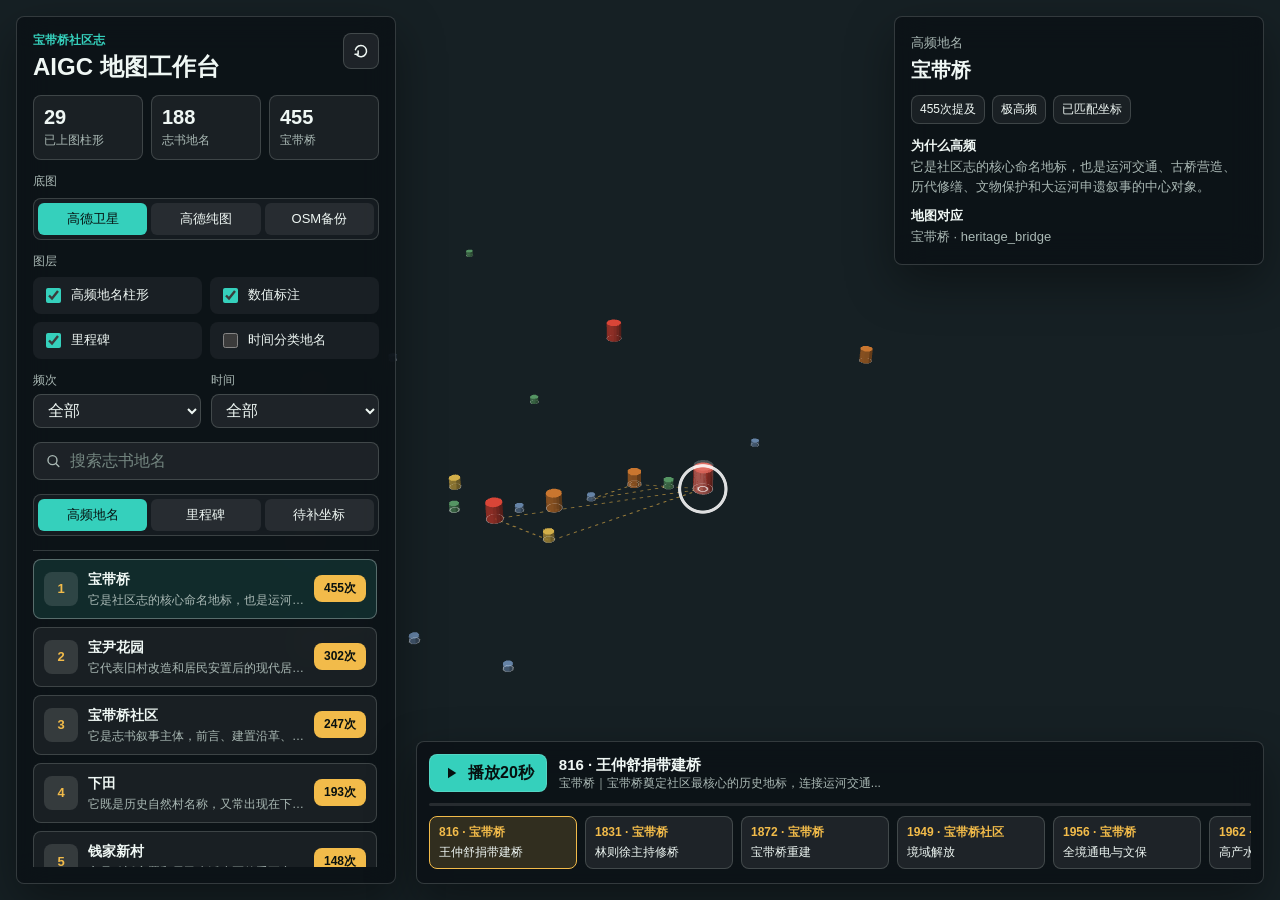
<file: web/baodaiqiao_aigc_map/index.html>
<!doctype html>
<html lang="zh-CN">
  <head>
    <meta charset="utf-8" />
    <meta name="viewport" content="width=device-width, initial-scale=1" />
    <title>宝带桥社区志 AIGC 地图</title>
    <link rel="stylesheet" href="./vendor/maplibre/maplibre-gl.css" />
    <link rel="stylesheet" href="./styles.css?v=20260618a" />
  </head>
  <body>
    <main class="app-shell">
      <div id="map" class="map-canvas" aria-label="宝带桥社区志互动地图"></div>

      <section class="side-panel" aria-label="社区志地名统计控制台">
        <header class="panel-header">
          <div>
            <p class="overline">宝带桥社区志</p>
            <h1>AIGC 地图工作台</h1>
          </div>
          <button class="icon-button" id="resetView" type="button" title="重置视角" aria-label="重置视角">
            <svg viewBox="0 0 24 24" aria-hidden="true">
              <path d="M4.6 10.2a7.5 7.5 0 1 1 2 7.2" />
              <path d="M4 16.2h4.2V12" />
            </svg>
          </button>
        </header>

        <div class="summary-grid" id="summaryGrid" aria-label="数据摘要"></div>

        <div class="control-group">
          <div class="group-title">底图</div>
          <div class="segmented" id="baseSwitch">
            <button class="is-active" data-base="satellite" type="button">高德卫星</button>
            <button data-base="vector" type="button">高德纯图</button>
            <button data-base="osm" type="button">OSM备份</button>
          </div>
        </div>

        <div class="control-group">
          <div class="group-title">图层</div>
          <div class="toggle-list">
            <label><input type="checkbox" data-layer-toggle="columns" checked /> 高频地名柱形</label>
            <label><input type="checkbox" data-layer-toggle="labels" checked /> 数值标注</label>
            <label><input type="checkbox" data-layer-toggle="milestones" checked /> 里程碑</label>
            <label><input type="checkbox" data-layer-toggle="temporal" /> 时间分类地名</label>
          </div>
        </div>

        <div class="control-row">
          <label class="select-wrap">
            <span>频次</span>
            <select id="levelFilter">
              <option value="全部">全部</option>
              <option value="极高频">极高频</option>
              <option value="高频">高频</option>
              <option value="中高频">中高频</option>
              <option value="中频">中频</option>
              <option value="低频">低频</option>
            </select>
          </label>
          <label class="select-wrap">
            <span>时间</span>
            <select id="timeFilter">
              <option value="全部">全部</option>
              <option value="古代-清末">古代-清末</option>
              <option value="民国时期">民国时期</option>
              <option value="集体化与农业建设">集体化与农业建设</option>
              <option value="改革开放初期">改革开放初期</option>
              <option value="开发区建设">开发区建设</option>
              <option value="社区成立与城市更新">社区成立与城市更新</option>
              <option value="运河文旅更新">运河文旅更新</option>
            </select>
          </label>
        </div>

        <label class="search-box">
          <svg viewBox="0 0 24 24" aria-hidden="true">
            <circle cx="10.8" cy="10.8" r="6.5" />
            <path d="m16 16 4 4" />
          </svg>
          <input id="placeSearch" type="search" placeholder="搜索志书地名" autocomplete="off" />
        </label>

        <nav class="tab-strip" aria-label="数据面板">
          <button class="is-active" data-tab="ranking" type="button">高频地名</button>
          <button data-tab="milestone" type="button">里程碑</button>
          <button data-tab="missing" type="button">待补坐标</button>
        </nav>

        <section class="list-region" id="rankingPanel" aria-label="高频地名列表">
          <div class="rank-list" id="rankList"></div>
        </section>
        <section class="list-region is-hidden" id="milestonePanel" aria-label="里程碑列表">
          <div class="milestone-list" id="milestoneList"></div>
        </section>
        <section class="list-region is-hidden" id="missingPanel" aria-label="待补坐标列表">
          <div class="missing-list" id="missingList"></div>
        </section>
      </section>

      <aside class="detail-panel" id="detailPanel" aria-live="polite">
        <p class="detail-kicker">当前选中</p>
        <h2>加载中</h2>
        <p>正在读取社区志地名统计。</p>
      </aside>

      <section class="timeline-panel" aria-label="20秒社区发展时间线">
        <div class="timeline-top">
          <button class="play-button" id="playTimeline" type="button">
            <svg viewBox="0 0 24 24" aria-hidden="true"><path d="M8 5v14l11-7z" /></svg>
            <span>播放20秒</span>
          </button>
          <div class="timeline-copy">
            <strong id="timelineTitle">社区发展里程碑</strong>
            <span id="timelineSubtitle">按志书时间顺序浏览地点与意义</span>
          </div>
        </div>
        <div class="progress-rail" aria-hidden="true"><span id="progressFill"></span></div>
        <div class="timeline-track" id="timelineTrack"></div>
      </section>

      <button class="mobile-panel-toggle" id="panelToggle" type="button">控制台</button>
    </main>

    <script src="./vendor/maplibre/maplibre-gl.js"></script>
    <script src="./app.js?v=20260618a" defer></script>
  </body>
</html>
</file>
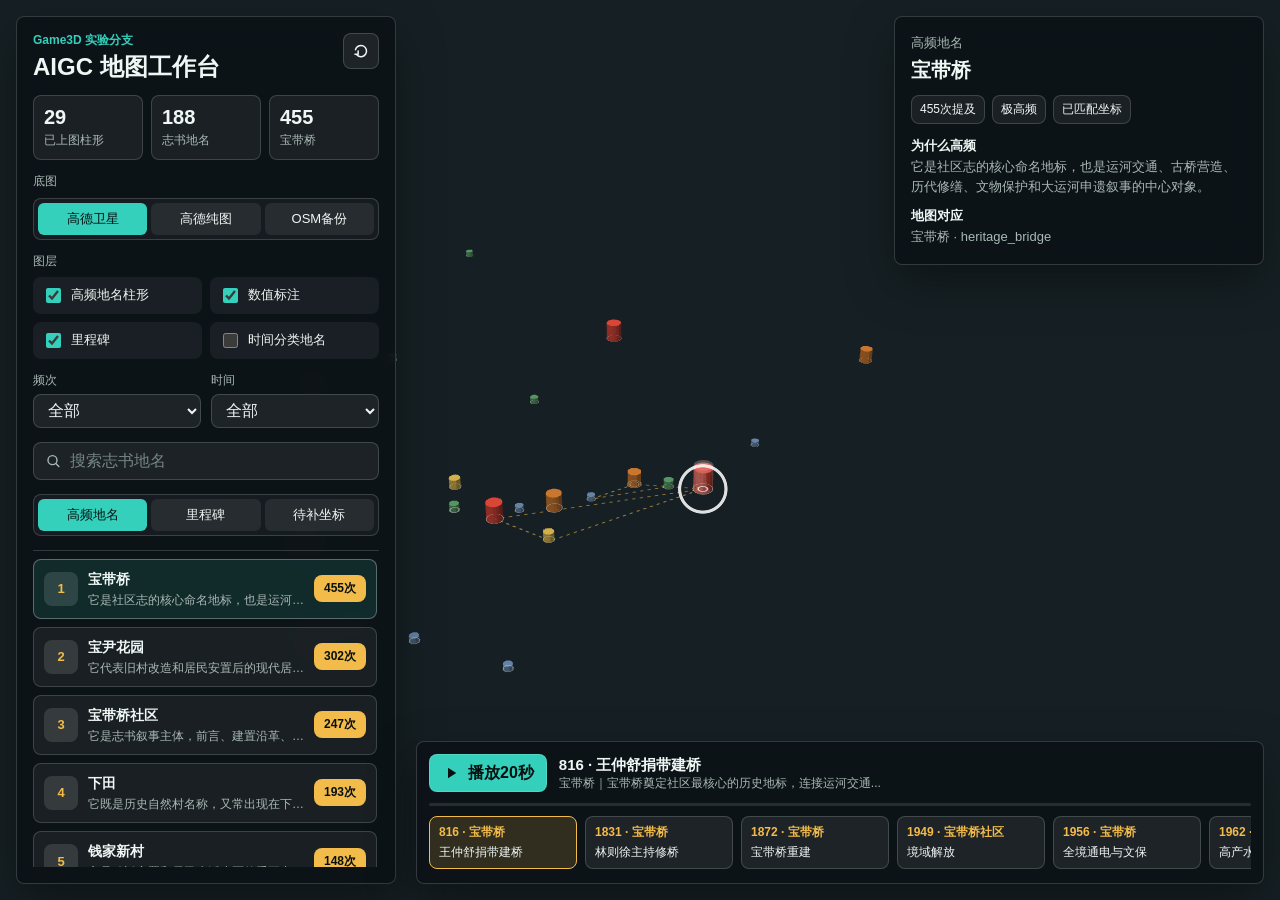
<file: web/baodaiqiao_game3d_map_lab/index.html>
<!doctype html>
<html lang="zh-CN">
  <head>
    <meta charset="utf-8" />
    <meta name="viewport" content="width=device-width, initial-scale=1" />
    <title>宝带桥社区志 Game3D 实验地图</title>
    <link rel="stylesheet" href="./vendor/maplibre/maplibre-gl.css" />
    <link rel="stylesheet" href="./styles.css?v=20260618a" />
  </head>
  <body>
    <main class="app-shell">
      <div id="map" class="map-canvas" aria-label="宝带桥社区志 Game3D 实验地图"></div>

      <section class="side-panel" aria-label="社区志地名统计控制台">
        <header class="panel-header">
          <div>
            <p class="overline">Game3D 实验分支</p>
            <h1>AIGC 地图工作台</h1>
          </div>
          <button class="icon-button" id="resetView" type="button" title="重置视角" aria-label="重置视角">
            <svg viewBox="0 0 24 24" aria-hidden="true">
              <path d="M4.6 10.2a7.5 7.5 0 1 1 2 7.2" />
              <path d="M4 16.2h4.2V12" />
            </svg>
          </button>
        </header>

        <div class="summary-grid" id="summaryGrid" aria-label="数据摘要"></div>

        <div class="control-group">
          <div class="group-title">底图</div>
          <div class="segmented" id="baseSwitch">
            <button class="is-active" data-base="satellite" type="button">高德卫星</button>
            <button data-base="vector" type="button">高德纯图</button>
            <button data-base="osm" type="button">OSM备份</button>
          </div>
        </div>

        <div class="control-group">
          <div class="group-title">图层</div>
          <div class="toggle-list">
            <label><input type="checkbox" data-layer-toggle="columns" checked /> 高频地名柱形</label>
            <label><input type="checkbox" data-layer-toggle="labels" checked /> 数值标注</label>
            <label><input type="checkbox" data-layer-toggle="milestones" checked /> 里程碑</label>
            <label><input type="checkbox" data-layer-toggle="temporal" /> 时间分类地名</label>
          </div>
        </div>

        <div class="control-row">
          <label class="select-wrap">
            <span>频次</span>
            <select id="levelFilter">
              <option value="全部">全部</option>
              <option value="极高频">极高频</option>
              <option value="高频">高频</option>
              <option value="中高频">中高频</option>
              <option value="中频">中频</option>
              <option value="低频">低频</option>
            </select>
          </label>
          <label class="select-wrap">
            <span>时间</span>
            <select id="timeFilter">
              <option value="全部">全部</option>
              <option value="古代-清末">古代-清末</option>
              <option value="民国时期">民国时期</option>
              <option value="集体化与农业建设">集体化与农业建设</option>
              <option value="改革开放初期">改革开放初期</option>
              <option value="开发区建设">开发区建设</option>
              <option value="社区成立与城市更新">社区成立与城市更新</option>
              <option value="运河文旅更新">运河文旅更新</option>
            </select>
          </label>
        </div>

        <label class="search-box">
          <svg viewBox="0 0 24 24" aria-hidden="true">
            <circle cx="10.8" cy="10.8" r="6.5" />
            <path d="m16 16 4 4" />
          </svg>
          <input id="placeSearch" type="search" placeholder="搜索志书地名" autocomplete="off" />
        </label>

        <nav class="tab-strip" aria-label="数据面板">
          <button class="is-active" data-tab="ranking" type="button">高频地名</button>
          <button data-tab="milestone" type="button">里程碑</button>
          <button data-tab="missing" type="button">待补坐标</button>
        </nav>

        <section class="list-region" id="rankingPanel" aria-label="高频地名列表">
          <div class="rank-list" id="rankList"></div>
        </section>
        <section class="list-region is-hidden" id="milestonePanel" aria-label="里程碑列表">
          <div class="milestone-list" id="milestoneList"></div>
        </section>
        <section class="list-region is-hidden" id="missingPanel" aria-label="待补坐标列表">
          <div class="missing-list" id="missingList"></div>
        </section>
      </section>

      <aside class="detail-panel" id="detailPanel" aria-live="polite">
        <p class="detail-kicker">当前选中</p>
        <h2>加载中</h2>
        <p>正在读取社区志地名统计。</p>
      </aside>

      <section class="timeline-panel" aria-label="20秒社区发展时间线">
        <div class="timeline-top">
          <button class="play-button" id="playTimeline" type="button">
            <svg viewBox="0 0 24 24" aria-hidden="true"><path d="M8 5v14l11-7z" /></svg>
            <span>播放20秒</span>
          </button>
          <div class="timeline-copy">
            <strong id="timelineTitle">社区发展里程碑</strong>
            <span id="timelineSubtitle">按志书时间顺序浏览地点与意义</span>
          </div>
        </div>
        <div class="progress-rail" aria-hidden="true"><span id="progressFill"></span></div>
        <div class="timeline-track" id="timelineTrack"></div>
      </section>

      <button class="mobile-panel-toggle" id="panelToggle" type="button">控制台</button>
    </main>

    <script src="./vendor/maplibre/maplibre-gl.js"></script>
    <script src="./app.js?v=20260618a" defer></script>
  </body>
</html>
</file>
<file: web/baodaiqiao_aigc_map/vendor/maplibre/maplibre-gl.css>
.maplibregl-map{font:12px/20px Helvetica Neue,Arial,Helvetica,sans-serif;overflow:hidden;position:relative;-webkit-tap-highlight-color:rgb(0 0 0/0)}.maplibregl-canvas{left:0;position:absolute;top:0}.maplibregl-map:fullscreen{height:100%;width:100%}.maplibregl-ctrl-group button.maplibregl-ctrl-compass{touch-action:none}.maplibregl-canvas-container.maplibregl-interactive,.maplibregl-ctrl-group button.maplibregl-ctrl-compass{cursor:grab;-webkit-user-select:none;-moz-user-select:none;user-select:none}.maplibregl-canvas-container.maplibregl-interactive.maplibregl-track-pointer{cursor:pointer}.maplibregl-canvas-container.maplibregl-interactive:active,.maplibregl-ctrl-group button.maplibregl-ctrl-compass:active{cursor:grabbing}.maplibregl-canvas-container.maplibregl-touch-zoom-rotate,.maplibregl-canvas-container.maplibregl-touch-zoom-rotate .maplibregl-canvas{touch-action:pan-x pan-y}.maplibregl-canvas-container.maplibregl-touch-drag-pan,.maplibregl-canvas-container.maplibregl-touch-drag-pan .maplibregl-canvas{touch-action:pinch-zoom}.maplibregl-canvas-container.maplibregl-touch-zoom-rotate.maplibregl-touch-drag-pan,.maplibregl-canvas-container.maplibregl-touch-zoom-rotate.maplibregl-touch-drag-pan .maplibregl-canvas{touch-action:none}.maplibregl-canvas-container.maplibregl-touch-drag-pan.maplibregl-cooperative-gestures,.maplibregl-canvas-container.maplibregl-touch-drag-pan.maplibregl-cooperative-gestures .maplibregl-canvas{touch-action:pan-x pan-y}.maplibregl-ctrl-bottom-left,.maplibregl-ctrl-bottom-right,.maplibregl-ctrl-top-left,.maplibregl-ctrl-top-right{pointer-events:none;position:absolute;z-index:2}.maplibregl-ctrl-top-left{left:0;top:0}.maplibregl-ctrl-top-right{right:0;top:0}.maplibregl-ctrl-bottom-left{bottom:0;left:0}.maplibregl-ctrl-bottom-right{bottom:0;right:0}.maplibregl-ctrl{clear:both;pointer-events:auto;transform:translate(0)}.maplibregl-ctrl-top-left .maplibregl-ctrl{float:left;margin:10px 0 0 10px}.maplibregl-ctrl-top-right .maplibregl-ctrl{float:right;margin:10px 10px 0 0}.maplibregl-ctrl-bottom-left .maplibregl-ctrl{float:left;margin:0 0 10px 10px}.maplibregl-ctrl-bottom-right .maplibregl-ctrl{float:right;margin:0 10px 10px 0}.maplibregl-ctrl-group{background:#fff;border-radius:4px}.maplibregl-ctrl-group:not(:empty){box-shadow:0 0 0 2px rgba(0,0,0,.1)}@media (forced-colors:active){.maplibregl-ctrl-group:not(:empty){box-shadow:0 0 0 2px ButtonText}}.maplibregl-ctrl-group button{background-color:transparent;border:0;box-sizing:border-box;cursor:pointer;display:block;height:29px;outline:none;padding:0;width:29px}.maplibregl-ctrl-group button+button{border-top:1px solid #ddd}.maplibregl-ctrl button .maplibregl-ctrl-icon{background-position:50%;background-repeat:no-repeat;display:block;height:100%;width:100%}@media (forced-colors:active){.maplibregl-ctrl-icon{background-color:transparent}.maplibregl-ctrl-group button+button{border-top:1px solid ButtonText}}.maplibregl-ctrl button::-moz-focus-inner{border:0;padding:0}.maplibregl-ctrl-attrib-button:focus,.maplibregl-ctrl-group button:focus{box-shadow:0 0 2px 2px #0096ff}.maplibregl-ctrl button:disabled{cursor:not-allowed}.maplibregl-ctrl button:disabled .maplibregl-ctrl-icon{opacity:.25}.maplibregl-ctrl button:not(:disabled):hover{background-color:rgb(0 0 0/5%)}.maplibregl-ctrl-group button:focus:focus-visible{box-shadow:0 0 2px 2px #0096ff}.maplibregl-ctrl-group button:focus:not(:focus-visible){box-shadow:none}.maplibregl-ctrl-group button:focus:first-child{border-radius:4px 4px 0 0}.maplibregl-ctrl-group button:focus:last-child{border-radius:0 0 4px 4px}.maplibregl-ctrl-group button:focus:only-child{border-radius:inherit}.maplibregl-ctrl button.maplibregl-ctrl-zoom-out .maplibregl-ctrl-icon{background-image:url("data:image/svg+xml;charset=utf-8,%3Csvg xmlns='http://www.w3.org/2000/svg' width='29' height='29' fill='%23333' viewBox='0 0 29 29'%3E%3Cpath d='M10 13c-.75 0-1.5.75-1.5 1.5S9.25 16 10 16h9c.75 0 1.5-.75 1.5-1.5S19.75 13 19 13z'/%3E%3C/svg%3E")}.maplibregl-ctrl button.maplibregl-ctrl-zoom-in .maplibregl-ctrl-icon{background-image:url("data:image/svg+xml;charset=utf-8,%3Csvg xmlns='http://www.w3.org/2000/svg' width='29' height='29' fill='%23333' viewBox='0 0 29 29'%3E%3Cpath d='M14.5 8.5c-.75 0-1.5.75-1.5 1.5v3h-3c-.75 0-1.5.75-1.5 1.5S9.25 16 10 16h3v3c0 .75.75 1.5 1.5 1.5S16 19.75 16 19v-3h3c.75 0 1.5-.75 1.5-1.5S19.75 13 19 13h-3v-3c0-.75-.75-1.5-1.5-1.5'/%3E%3C/svg%3E")}@media (forced-colors:active){.maplibregl-ctrl button.maplibregl-ctrl-zoom-out .maplibregl-ctrl-icon{background-image:url("data:image/svg+xml;charset=utf-8,%3Csvg xmlns='http://www.w3.org/2000/svg' width='29' height='29' fill='%23fff' viewBox='0 0 29 29'%3E%3Cpath d='M10 13c-.75 0-1.5.75-1.5 1.5S9.25 16 10 16h9c.75 0 1.5-.75 1.5-1.5S19.75 13 19 13z'/%3E%3C/svg%3E")}.maplibregl-ctrl button.maplibregl-ctrl-zoom-in .maplibregl-ctrl-icon{background-image:url("data:image/svg+xml;charset=utf-8,%3Csvg xmlns='http://www.w3.org/2000/svg' width='29' height='29' fill='%23fff' viewBox='0 0 29 29'%3E%3Cpath d='M14.5 8.5c-.75 0-1.5.75-1.5 1.5v3h-3c-.75 0-1.5.75-1.5 1.5S9.25 16 10 16h3v3c0 .75.75 1.5 1.5 1.5S16 19.75 16 19v-3h3c.75 0 1.5-.75 1.5-1.5S19.75 13 19 13h-3v-3c0-.75-.75-1.5-1.5-1.5'/%3E%3C/svg%3E")}}@media (forced-colors:active) and (prefers-color-scheme:light){.maplibregl-ctrl button.maplibregl-ctrl-zoom-out .maplibregl-ctrl-icon{background-image:url("data:image/svg+xml;charset=utf-8,%3Csvg xmlns='http://www.w3.org/2000/svg' width='29' height='29' viewBox='0 0 29 29'%3E%3Cpath d='M10 13c-.75 0-1.5.75-1.5 1.5S9.25 16 10 16h9c.75 0 1.5-.75 1.5-1.5S19.75 13 19 13z'/%3E%3C/svg%3E")}.maplibregl-ctrl button.maplibregl-ctrl-zoom-in .maplibregl-ctrl-icon{background-image:url("data:image/svg+xml;charset=utf-8,%3Csvg xmlns='http://www.w3.org/2000/svg' width='29' height='29' viewBox='0 0 29 29'%3E%3Cpath d='M14.5 8.5c-.75 0-1.5.75-1.5 1.5v3h-3c-.75 0-1.5.75-1.5 1.5S9.25 16 10 16h3v3c0 .75.75 1.5 1.5 1.5S16 19.75 16 19v-3h3c.75 0 1.5-.75 1.5-1.5S19.75 13 19 13h-3v-3c0-.75-.75-1.5-1.5-1.5'/%3E%3C/svg%3E")}}.maplibregl-ctrl button.maplibregl-ctrl-fullscreen .maplibregl-ctrl-icon{background-image:url("data:image/svg+xml;charset=utf-8,%3Csvg xmlns='http://www.w3.org/2000/svg' width='29' height='29' fill='%23333' viewBox='0 0 29 29'%3E%3Cpath d='M24 16v5.5c0 1.75-.75 2.5-2.5 2.5H16v-1l3-1.5-4-5.5 1-1 5.5 4 1.5-3zM6 16l1.5 3 5.5-4 1 1-4 5.5 3 1.5v1H7.5C5.75 24 5 23.25 5 21.5V16zm7-11v1l-3 1.5 4 5.5-1 1-5.5-4L6 13H5V7.5C5 5.75 5.75 5 7.5 5zm11 2.5c0-1.75-.75-2.5-2.5-2.5H16v1l3 1.5-4 5.5 1 1 5.5-4 1.5 3h1z'/%3E%3C/svg%3E")}.maplibregl-ctrl button.maplibregl-ctrl-shrink .maplibregl-ctrl-icon{background-image:url("data:image/svg+xml;charset=utf-8,%3Csvg xmlns='http://www.w3.org/2000/svg' width='29' height='29' viewBox='0 0 29 29'%3E%3Cpath d='M18.5 16c-1.75 0-2.5.75-2.5 2.5V24h1l1.5-3 5.5 4 1-1-4-5.5 3-1.5v-1zM13 18.5c0-1.75-.75-2.5-2.5-2.5H5v1l3 1.5L4 24l1 1 5.5-4 1.5 3h1zm3-8c0 1.75.75 2.5 2.5 2.5H24v-1l-3-1.5L25 5l-1-1-5.5 4L17 5h-1zM10.5 13c1.75 0 2.5-.75 2.5-2.5V5h-1l-1.5 3L5 4 4 5l4 5.5L5 12v1z'/%3E%3C/svg%3E")}@media (forced-colors:active){.maplibregl-ctrl button.maplibregl-ctrl-fullscreen .maplibregl-ctrl-icon{background-image:url("data:image/svg+xml;charset=utf-8,%3Csvg xmlns='http://www.w3.org/2000/svg' width='29' height='29' fill='%23fff' viewBox='0 0 29 29'%3E%3Cpath d='M24 16v5.5c0 1.75-.75 2.5-2.5 2.5H16v-1l3-1.5-4-5.5 1-1 5.5 4 1.5-3zM6 16l1.5 3 5.5-4 1 1-4 5.5 3 1.5v1H7.5C5.75 24 5 23.25 5 21.5V16zm7-11v1l-3 1.5 4 5.5-1 1-5.5-4L6 13H5V7.5C5 5.75 5.75 5 7.5 5zm11 2.5c0-1.75-.75-2.5-2.5-2.5H16v1l3 1.5-4 5.5 1 1 5.5-4 1.5 3h1z'/%3E%3C/svg%3E")}.maplibregl-ctrl button.maplibregl-ctrl-shrink .maplibregl-ctrl-icon{background-image:url("data:image/svg+xml;charset=utf-8,%3Csvg xmlns='http://www.w3.org/2000/svg' width='29' height='29' fill='%23fff' viewBox='0 0 29 29'%3E%3Cpath d='M18.5 16c-1.75 0-2.5.75-2.5 2.5V24h1l1.5-3 5.5 4 1-1-4-5.5 3-1.5v-1zM13 18.5c0-1.75-.75-2.5-2.5-2.5H5v1l3 1.5L4 24l1 1 5.5-4 1.5 3h1zm3-8c0 1.75.75 2.5 2.5 2.5H24v-1l-3-1.5L25 5l-1-1-5.5 4L17 5h-1zM10.5 13c1.75 0 2.5-.75 2.5-2.5V5h-1l-1.5 3L5 4 4 5l4 5.5L5 12v1z'/%3E%3C/svg%3E")}}@media (forced-colors:active) and (prefers-color-scheme:light){.maplibregl-ctrl button.maplibregl-ctrl-fullscreen .maplibregl-ctrl-icon{background-image:url("data:image/svg+xml;charset=utf-8,%3Csvg xmlns='http://www.w3.org/2000/svg' width='29' height='29' viewBox='0 0 29 29'%3E%3Cpath d='M24 16v5.5c0 1.75-.75 2.5-2.5 2.5H16v-1l3-1.5-4-5.5 1-1 5.5 4 1.5-3zM6 16l1.5 3 5.5-4 1 1-4 5.5 3 1.5v1H7.5C5.75 24 5 23.25 5 21.5V16zm7-11v1l-3 1.5 4 5.5-1 1-5.5-4L6 13H5V7.5C5 5.75 5.75 5 7.5 5zm11 2.5c0-1.75-.75-2.5-2.5-2.5H16v1l3 1.5-4 5.5 1 1 5.5-4 1.5 3h1z'/%3E%3C/svg%3E")}.maplibregl-ctrl button.maplibregl-ctrl-shrink .maplibregl-ctrl-icon{background-image:url("data:image/svg+xml;charset=utf-8,%3Csvg xmlns='http://www.w3.org/2000/svg' width='29' height='29' viewBox='0 0 29 29'%3E%3Cpath d='M18.5 16c-1.75 0-2.5.75-2.5 2.5V24h1l1.5-3 5.5 4 1-1-4-5.5 3-1.5v-1zM13 18.5c0-1.75-.75-2.5-2.5-2.5H5v1l3 1.5L4 24l1 1 5.5-4 1.5 3h1zm3-8c0 1.75.75 2.5 2.5 2.5H24v-1l-3-1.5L25 5l-1-1-5.5 4L17 5h-1zM10.5 13c1.75 0 2.5-.75 2.5-2.5V5h-1l-1.5 3L5 4 4 5l4 5.5L5 12v1z'/%3E%3C/svg%3E")}}.maplibregl-ctrl button.maplibregl-ctrl-compass .maplibregl-ctrl-icon{background-image:url("data:image/svg+xml;charset=utf-8,%3Csvg xmlns='http://www.w3.org/2000/svg' width='29' height='29' fill='%23333' viewBox='0 0 29 29'%3E%3Cpath d='m10.5 14 4-8 4 8z'/%3E%3Cpath fill='%23ccc' d='m10.5 16 4 8 4-8z'/%3E%3C/svg%3E")}@media (forced-colors:active){.maplibregl-ctrl button.maplibregl-ctrl-compass .maplibregl-ctrl-icon{background-image:url("data:image/svg+xml;charset=utf-8,%3Csvg xmlns='http://www.w3.org/2000/svg' width='29' height='29' fill='%23fff' viewBox='0 0 29 29'%3E%3Cpath d='m10.5 14 4-8 4 8z'/%3E%3Cpath fill='%23ccc' d='m10.5 16 4 8 4-8z'/%3E%3C/svg%3E")}}@media (forced-colors:active) and (prefers-color-scheme:light){.maplibregl-ctrl button.maplibregl-ctrl-compass .maplibregl-ctrl-icon{background-image:url("data:image/svg+xml;charset=utf-8,%3Csvg xmlns='http://www.w3.org/2000/svg' width='29' height='29' viewBox='0 0 29 29'%3E%3Cpath d='m10.5 14 4-8 4 8z'/%3E%3Cpath fill='%23ccc' d='m10.5 16 4 8 4-8z'/%3E%3C/svg%3E")}}.maplibregl-ctrl button.maplibregl-ctrl-terrain .maplibregl-ctrl-icon{background-image:url("data:image/svg+xml;charset=utf-8,%3Csvg xmlns='http://www.w3.org/2000/svg' width='22' height='22' fill='%23333' viewBox='0 0 22 22'%3E%3Cpath d='m1.754 13.406 4.453-4.851 3.09 3.09 3.281 3.277.969-.969-3.309-3.312 3.844-4.121 6.148 6.886h1.082v-.855l-7.207-8.07-4.84 5.187L6.169 6.57l-5.48 5.965v.871ZM.688 16.844h20.625v1.375H.688Zm0 0'/%3E%3C/svg%3E")}.maplibregl-ctrl button.maplibregl-ctrl-terrain-enabled .maplibregl-ctrl-icon{background-image:url("data:image/svg+xml;charset=utf-8,%3Csvg xmlns='http://www.w3.org/2000/svg' width='22' height='22' fill='%2333b5e5' viewBox='0 0 22 22'%3E%3Cpath d='m1.754 13.406 4.453-4.851 3.09 3.09 3.281 3.277.969-.969-3.309-3.312 3.844-4.121 6.148 6.886h1.082v-.855l-7.207-8.07-4.84 5.187L6.169 6.57l-5.48 5.965v.871ZM.688 16.844h20.625v1.375H.688Zm0 0'/%3E%3C/svg%3E")}.maplibregl-ctrl button.maplibregl-ctrl-geolocate .maplibregl-ctrl-icon{background-image:url("data:image/svg+xml;charset=utf-8,%3Csvg xmlns='http://www.w3.org/2000/svg' width='29' height='29' fill='%23333' viewBox='0 0 20 20'%3E%3Cpath d='M10 4C9 4 9 5 9 5v.1A5 5 0 0 0 5.1 9H5s-1 0-1 1 1 1 1 1h.1A5 5 0 0 0 9 14.9v.1s0 1 1 1 1-1 1-1v-.1a5 5 0 0 0 3.9-3.9h.1s1 0 1-1-1-1-1-1h-.1A5 5 0 0 0 11 5.1V5s0-1-1-1m0 2.5a3.5 3.5 0 1 1 0 7 3.5 3.5 0 1 1 0-7'/%3E%3Ccircle cx='10' cy='10' r='2'/%3E%3C/svg%3E")}.maplibregl-ctrl button.maplibregl-ctrl-geolocate:disabled .maplibregl-ctrl-icon{background-image:url("data:image/svg+xml;charset=utf-8,%3Csvg xmlns='http://www.w3.org/2000/svg' width='29' height='29' fill='%23aaa' viewBox='0 0 20 20'%3E%3Cpath d='M10 4C9 4 9 5 9 5v.1A5 5 0 0 0 5.1 9H5s-1 0-1 1 1 1 1 1h.1A5 5 0 0 0 9 14.9v.1s0 1 1 1 1-1 1-1v-.1a5 5 0 0 0 3.9-3.9h.1s1 0 1-1-1-1-1-1h-.1A5 5 0 0 0 11 5.1V5s0-1-1-1m0 2.5a3.5 3.5 0 1 1 0 7 3.5 3.5 0 1 1 0-7'/%3E%3Ccircle cx='10' cy='10' r='2'/%3E%3Cpath fill='red' d='m14 5 1 1-9 9-1-1z'/%3E%3C/svg%3E")}.maplibregl-ctrl button.maplibregl-ctrl-geolocate.maplibregl-ctrl-geolocate-active .maplibregl-ctrl-icon{background-image:url("data:image/svg+xml;charset=utf-8,%3Csvg xmlns='http://www.w3.org/2000/svg' width='29' height='29' fill='%2333b5e5' viewBox='0 0 20 20'%3E%3Cpath d='M10 4C9 4 9 5 9 5v.1A5 5 0 0 0 5.1 9H5s-1 0-1 1 1 1 1 1h.1A5 5 0 0 0 9 14.9v.1s0 1 1 1 1-1 1-1v-.1a5 5 0 0 0 3.9-3.9h.1s1 0 1-1-1-1-1-1h-.1A5 5 0 0 0 11 5.1V5s0-1-1-1m0 2.5a3.5 3.5 0 1 1 0 7 3.5 3.5 0 1 1 0-7'/%3E%3Ccircle cx='10' cy='10' r='2'/%3E%3C/svg%3E")}.maplibregl-ctrl button.maplibregl-ctrl-geolocate.maplibregl-ctrl-geolocate-active-error .maplibregl-ctrl-icon{background-image:url("data:image/svg+xml;charset=utf-8,%3Csvg xmlns='http://www.w3.org/2000/svg' width='29' height='29' fill='%23e58978' viewBox='0 0 20 20'%3E%3Cpath d='M10 4C9 4 9 5 9 5v.1A5 5 0 0 0 5.1 9H5s-1 0-1 1 1 1 1 1h.1A5 5 0 0 0 9 14.9v.1s0 1 1 1 1-1 1-1v-.1a5 5 0 0 0 3.9-3.9h.1s1 0 1-1-1-1-1-1h-.1A5 5 0 0 0 11 5.1V5s0-1-1-1m0 2.5a3.5 3.5 0 1 1 0 7 3.5 3.5 0 1 1 0-7'/%3E%3Ccircle cx='10' cy='10' r='2'/%3E%3C/svg%3E")}.maplibregl-ctrl button.maplibregl-ctrl-geolocate.maplibregl-ctrl-geolocate-background .maplibregl-ctrl-icon{background-image:url("data:image/svg+xml;charset=utf-8,%3Csvg xmlns='http://www.w3.org/2000/svg' width='29' height='29' fill='%2333b5e5' viewBox='0 0 20 20'%3E%3Cpath d='M10 4C9 4 9 5 9 5v.1A5 5 0 0 0 5.1 9H5s-1 0-1 1 1 1 1 1h.1A5 5 0 0 0 9 14.9v.1s0 1 1 1 1-1 1-1v-.1a5 5 0 0 0 3.9-3.9h.1s1 0 1-1-1-1-1-1h-.1A5 5 0 0 0 11 5.1V5s0-1-1-1m0 2.5a3.5 3.5 0 1 1 0 7 3.5 3.5 0 1 1 0-7'/%3E%3C/svg%3E")}.maplibregl-ctrl button.maplibregl-ctrl-geolocate.maplibregl-ctrl-geolocate-background-error .maplibregl-ctrl-icon{background-image:url("data:image/svg+xml;charset=utf-8,%3Csvg xmlns='http://www.w3.org/2000/svg' width='29' height='29' fill='%23e54e33' viewBox='0 0 20 20'%3E%3Cpath d='M10 4C9 4 9 5 9 5v.1A5 5 0 0 0 5.1 9H5s-1 0-1 1 1 1 1 1h.1A5 5 0 0 0 9 14.9v.1s0 1 1 1 1-1 1-1v-.1a5 5 0 0 0 3.9-3.9h.1s1 0 1-1-1-1-1-1h-.1A5 5 0 0 0 11 5.1V5s0-1-1-1m0 2.5a3.5 3.5 0 1 1 0 7 3.5 3.5 0 1 1 0-7'/%3E%3C/svg%3E")}.maplibregl-ctrl button.maplibregl-ctrl-geolocate.maplibregl-ctrl-geolocate-waiting .maplibregl-ctrl-icon{animation:maplibregl-spin 2s linear infinite}@media (forced-colors:active){.maplibregl-ctrl button.maplibregl-ctrl-geolocate .maplibregl-ctrl-icon{background-image:url("data:image/svg+xml;charset=utf-8,%3Csvg xmlns='http://www.w3.org/2000/svg' width='29' height='29' fill='%23fff' viewBox='0 0 20 20'%3E%3Cpath d='M10 4C9 4 9 5 9 5v.1A5 5 0 0 0 5.1 9H5s-1 0-1 1 1 1 1 1h.1A5 5 0 0 0 9 14.9v.1s0 1 1 1 1-1 1-1v-.1a5 5 0 0 0 3.9-3.9h.1s1 0 1-1-1-1-1-1h-.1A5 5 0 0 0 11 5.1V5s0-1-1-1m0 2.5a3.5 3.5 0 1 1 0 7 3.5 3.5 0 1 1 0-7'/%3E%3Ccircle cx='10' cy='10' r='2'/%3E%3C/svg%3E")}.maplibregl-ctrl button.maplibregl-ctrl-geolocate:disabled .maplibregl-ctrl-icon{background-image:url("data:image/svg+xml;charset=utf-8,%3Csvg xmlns='http://www.w3.org/2000/svg' width='29' height='29' fill='%23999' viewBox='0 0 20 20'%3E%3Cpath d='M10 4C9 4 9 5 9 5v.1A5 5 0 0 0 5.1 9H5s-1 0-1 1 1 1 1 1h.1A5 5 0 0 0 9 14.9v.1s0 1 1 1 1-1 1-1v-.1a5 5 0 0 0 3.9-3.9h.1s1 0 1-1-1-1-1-1h-.1A5 5 0 0 0 11 5.1V5s0-1-1-1m0 2.5a3.5 3.5 0 1 1 0 7 3.5 3.5 0 1 1 0-7'/%3E%3Ccircle cx='10' cy='10' r='2'/%3E%3Cpath fill='red' d='m14 5 1 1-9 9-1-1z'/%3E%3C/svg%3E")}.maplibregl-ctrl button.maplibregl-ctrl-geolocate.maplibregl-ctrl-geolocate-active .maplibregl-ctrl-icon{background-image:url("data:image/svg+xml;charset=utf-8,%3Csvg xmlns='http://www.w3.org/2000/svg' width='29' height='29' fill='%2333b5e5' viewBox='0 0 20 20'%3E%3Cpath d='M10 4C9 4 9 5 9 5v.1A5 5 0 0 0 5.1 9H5s-1 0-1 1 1 1 1 1h.1A5 5 0 0 0 9 14.9v.1s0 1 1 1 1-1 1-1v-.1a5 5 0 0 0 3.9-3.9h.1s1 0 1-1-1-1-1-1h-.1A5 5 0 0 0 11 5.1V5s0-1-1-1m0 2.5a3.5 3.5 0 1 1 0 7 3.5 3.5 0 1 1 0-7'/%3E%3Ccircle cx='10' cy='10' r='2'/%3E%3C/svg%3E")}.maplibregl-ctrl button.maplibregl-ctrl-geolocate.maplibregl-ctrl-geolocate-active-error .maplibregl-ctrl-icon{background-image:url("data:image/svg+xml;charset=utf-8,%3Csvg xmlns='http://www.w3.org/2000/svg' width='29' height='29' fill='%23e58978' viewBox='0 0 20 20'%3E%3Cpath d='M10 4C9 4 9 5 9 5v.1A5 5 0 0 0 5.1 9H5s-1 0-1 1 1 1 1 1h.1A5 5 0 0 0 9 14.9v.1s0 1 1 1 1-1 1-1v-.1a5 5 0 0 0 3.9-3.9h.1s1 0 1-1-1-1-1-1h-.1A5 5 0 0 0 11 5.1V5s0-1-1-1m0 2.5a3.5 3.5 0 1 1 0 7 3.5 3.5 0 1 1 0-7'/%3E%3Ccircle cx='10' cy='10' r='2'/%3E%3C/svg%3E")}.maplibregl-ctrl button.maplibregl-ctrl-geolocate.maplibregl-ctrl-geolocate-background .maplibregl-ctrl-icon{background-image:url("data:image/svg+xml;charset=utf-8,%3Csvg xmlns='http://www.w3.org/2000/svg' width='29' height='29' fill='%2333b5e5' viewBox='0 0 20 20'%3E%3Cpath d='M10 4C9 4 9 5 9 5v.1A5 5 0 0 0 5.1 9H5s-1 0-1 1 1 1 1 1h.1A5 5 0 0 0 9 14.9v.1s0 1 1 1 1-1 1-1v-.1a5 5 0 0 0 3.9-3.9h.1s1 0 1-1-1-1-1-1h-.1A5 5 0 0 0 11 5.1V5s0-1-1-1m0 2.5a3.5 3.5 0 1 1 0 7 3.5 3.5 0 1 1 0-7'/%3E%3C/svg%3E")}.maplibregl-ctrl button.maplibregl-ctrl-geolocate.maplibregl-ctrl-geolocate-background-error .maplibregl-ctrl-icon{background-image:url("data:image/svg+xml;charset=utf-8,%3Csvg xmlns='http://www.w3.org/2000/svg' width='29' height='29' fill='%23e54e33' viewBox='0 0 20 20'%3E%3Cpath d='M10 4C9 4 9 5 9 5v.1A5 5 0 0 0 5.1 9H5s-1 0-1 1 1 1 1 1h.1A5 5 0 0 0 9 14.9v.1s0 1 1 1 1-1 1-1v-.1a5 5 0 0 0 3.9-3.9h.1s1 0 1-1-1-1-1-1h-.1A5 5 0 0 0 11 5.1V5s0-1-1-1m0 2.5a3.5 3.5 0 1 1 0 7 3.5 3.5 0 1 1 0-7'/%3E%3C/svg%3E")}}@media (forced-colors:active) and (prefers-color-scheme:light){.maplibregl-ctrl button.maplibregl-ctrl-geolocate .maplibregl-ctrl-icon{background-image:url("data:image/svg+xml;charset=utf-8,%3Csvg xmlns='http://www.w3.org/2000/svg' width='29' height='29' viewBox='0 0 20 20'%3E%3Cpath d='M10 4C9 4 9 5 9 5v.1A5 5 0 0 0 5.1 9H5s-1 0-1 1 1 1 1 1h.1A5 5 0 0 0 9 14.9v.1s0 1 1 1 1-1 1-1v-.1a5 5 0 0 0 3.9-3.9h.1s1 0 1-1-1-1-1-1h-.1A5 5 0 0 0 11 5.1V5s0-1-1-1m0 2.5a3.5 3.5 0 1 1 0 7 3.5 3.5 0 1 1 0-7'/%3E%3Ccircle cx='10' cy='10' r='2'/%3E%3C/svg%3E")}.maplibregl-ctrl button.maplibregl-ctrl-geolocate:disabled .maplibregl-ctrl-icon{background-image:url("data:image/svg+xml;charset=utf-8,%3Csvg xmlns='http://www.w3.org/2000/svg' width='29' height='29' fill='%23666' viewBox='0 0 20 20'%3E%3Cpath d='M10 4C9 4 9 5 9 5v.1A5 5 0 0 0 5.1 9H5s-1 0-1 1 1 1 1 1h.1A5 5 0 0 0 9 14.9v.1s0 1 1 1 1-1 1-1v-.1a5 5 0 0 0 3.9-3.9h.1s1 0 1-1-1-1-1-1h-.1A5 5 0 0 0 11 5.1V5s0-1-1-1m0 2.5a3.5 3.5 0 1 1 0 7 3.5 3.5 0 1 1 0-7'/%3E%3Ccircle cx='10' cy='10' r='2'/%3E%3Cpath fill='red' d='m14 5 1 1-9 9-1-1z'/%3E%3C/svg%3E")}}@keyframes maplibregl-spin{0%{transform:rotate(0deg)}to{transform:rotate(1turn)}}a.maplibregl-ctrl-logo{background-image:url("data:image/svg+xml;charset=utf-8,%3Csvg xmlns='http://www.w3.org/2000/svg' width='88' height='23' fill='none'%3E%3Cpath fill='%23000' fill-opacity='.4' fill-rule='evenodd' d='M17.408 16.796h-1.827l2.501-12.095h.198l3.324 6.533.988 2.19.988-2.19 3.258-6.533h.181l2.6 12.095h-1.81l-1.218-5.644-.362-1.71-.658 1.71-2.929 5.644h-.098l-2.914-5.644-.757-1.71-.345 1.71zm1.958-3.42-.726 3.663a1.255 1.255 0 0 1-1.232 1.011h-1.827a1.255 1.255 0 0 1-1.229-1.509l2.501-12.095a1.255 1.255 0 0 1 1.23-1.001h.197a1.25 1.25 0 0 1 1.12.685l3.19 6.273 3.125-6.263a1.25 1.25 0 0 1 1.123-.695h.181a1.255 1.255 0 0 1 1.227.991l1.443 6.71a5 5 0 0 1 .314-.787l.009-.016a4.6 4.6 0 0 1 1.777-1.887c.782-.46 1.668-.667 2.611-.667a4.6 4.6 0 0 1 1.7.32l.306.134c.21-.16.474-.256.759-.256h1.694a1.255 1.255 0 0 1 1.212.925 1.255 1.255 0 0 1 1.212-.925h1.711c.284 0 .545.094.755.252.613-.3 1.312-.45 2.075-.45 1.356 0 2.557.445 3.482 1.4q.47.48.763 1.064V4.701a1.255 1.255 0 0 1 1.255-1.255h1.86A1.255 1.255 0 0 1 54.44 4.7v9.194h2.217c.19 0 .37.043.532.118v-4.77c0-.356.147-.678.385-.906a2.42 2.42 0 0 1-.682-1.71c0-.665.267-1.253.735-1.7a2.45 2.45 0 0 1 1.722-.674 2.43 2.43 0 0 1 1.705.675q.318.302.504.683V4.7a1.255 1.255 0 0 1 1.255-1.255h1.744A1.255 1.255 0 0 1 65.812 4.7v3.335a4.8 4.8 0 0 1 1.526-.246c.938 0 1.817.214 2.59.69a4.47 4.47 0 0 1 1.67 1.743v-.98a1.255 1.255 0 0 1 1.256-1.256h1.777c.233 0 .451.064.639.174a3.4 3.4 0 0 1 1.567-.372c.346 0 .861.02 1.285.232a1.25 1.25 0 0 1 .689 1.004 4.7 4.7 0 0 1 .853-.588c.795-.44 1.675-.647 2.61-.647 1.385 0 2.65.39 3.525 1.396.836.938 1.168 2.173 1.168 3.528q-.001.515-.056 1.051a1.255 1.255 0 0 1-.947 1.09l.408.952a1.255 1.255 0 0 1-.477 1.552c-.418.268-.92.463-1.458.612-.613.171-1.304.244-2.049.244-1.06 0-2.043-.207-2.886-.698l-.015-.008c-.798-.48-1.419-1.135-1.818-1.963l-.004-.008a5.8 5.8 0 0 1-.548-2.512q0-.429.053-.843a1.3 1.3 0 0 1-.333-.086l-.166-.004c-.223 0-.426.062-.643.228-.03.024-.142.139-.142.59v3.883a1.255 1.255 0 0 1-1.256 1.256h-1.777a1.255 1.255 0 0 1-1.256-1.256V15.69l-.032.057a4.8 4.8 0 0 1-1.86 1.833 5.04 5.04 0 0 1-2.484.634 4.5 4.5 0 0 1-1.935-.424 1.25 1.25 0 0 1-.764.258h-1.71a1.255 1.255 0 0 1-1.256-1.255V7.687a2.4 2.4 0 0 1-.428.625c.253.23.412.561.412.93v7.553a1.255 1.255 0 0 1-1.256 1.255h-1.843a1.25 1.25 0 0 1-.894-.373c-.228.23-.544.373-.894.373H51.32a1.255 1.255 0 0 1-1.256-1.255v-1.251l-.061.117a4.7 4.7 0 0 1-1.782 1.884 4.77 4.77 0 0 1-2.485.67 5.6 5.6 0 0 1-1.485-.188l.009 2.764a1.255 1.255 0 0 1-1.255 1.259h-1.729a1.255 1.255 0 0 1-1.255-1.255v-3.537a1.255 1.255 0 0 1-1.167.793h-1.679a1.25 1.25 0 0 1-.77-.263 4.5 4.5 0 0 1-1.945.429c-.885 0-1.724-.21-2.495-.632l-.017-.01a5 5 0 0 1-1.081-.836 1.255 1.255 0 0 1-1.254 1.312h-1.81a1.255 1.255 0 0 1-1.228-.99l-.782-3.625-2.044 3.939a1.25 1.25 0 0 1-1.115.676h-.098a1.25 1.25 0 0 1-1.116-.68l-2.061-3.994zM35.92 16.63l.207-.114.223-.15q.493-.356.735-.785l.061-.118.033 1.332h1.678V9.242h-1.694l-.033 1.267q-.133-.329-.526-.658l-.032-.028a3.2 3.2 0 0 0-.668-.428l-.27-.12a3.3 3.3 0 0 0-1.235-.23q-1.136-.001-1.974.493a3.36 3.36 0 0 0-1.3 1.382q-.445.89-.444 2.074 0 1.2.51 2.107a3.8 3.8 0 0 0 1.382 1.381 3.9 3.9 0 0 0 1.893.477q.795 0 1.455-.33zm-2.789-5.38q-.576.675-.575 1.762 0 1.102.559 1.794.576.675 1.645.675a2.25 2.25 0 0 0 .934-.19 2.2 2.2 0 0 0 .468-.29l.178-.161a2.2 2.2 0 0 0 .397-.561q.244-.5.244-1.15v-.115q0-.708-.296-1.267l-.043-.077a2.2 2.2 0 0 0-.633-.709l-.13-.086-.047-.028a2.1 2.1 0 0 0-1.073-.285q-1.052 0-1.629.692zm2.316 2.706c.163-.17.28-.407.28-.83v-.114c0-.292-.06-.508-.15-.68a.96.96 0 0 0-.353-.389.85.85 0 0 0-.464-.127c-.4 0-.56.114-.664.239l-.01.012c-.148.174-.275.45-.275.945 0 .506.122.801.27.99.097.11.266.224.68.224.303 0 .504-.09.687-.269zm7.545 1.705a2.6 2.6 0 0 0 .331.423q.319.33.755.548l.173.074q.65.255 1.49.255 1.02 0 1.844-.493a3.45 3.45 0 0 0 1.316-1.4q.493-.904.493-2.089 0-1.909-.988-2.913-.988-1.02-2.584-1.02-.898 0-1.575.347a3 3 0 0 0-.415.262l-.199.166a3.4 3.4 0 0 0-.64.82V9.242h-1.712v11.553h1.729l-.017-5.134zm.53-1.138q.206.29.48.5l.155.11.053.034q.51.296 1.119.297 1.07 0 1.645-.675.577-.69.576-1.762 0-1.119-.576-1.777-.558-.675-1.645-.675-.435 0-.835.16a2 2 0 0 0-.284.136 2 2 0 0 0-.363.254 2.2 2.2 0 0 0-.46.569l-.082.162a2.6 2.6 0 0 0-.213 1.072v.115q0 .707.296 1.267l.135.211zm.964-.818a1.1 1.1 0 0 0 .367.385.94.94 0 0 0 .476.118c.423 0 .59-.117.687-.23.159-.194.28-.478.28-.95 0-.53-.133-.8-.266-.952l-.021-.025c-.078-.094-.231-.221-.68-.221a1 1 0 0 0-.503.135l-.012.007a.86.86 0 0 0-.335.343c-.073.133-.132.324-.132.614v.115a1.4 1.4 0 0 0 .14.66zm15.7-6.222q.347-.346.346-.856a1.05 1.05 0 0 0-.345-.79 1.18 1.18 0 0 0-.84-.329q-.51 0-.855.33a1.05 1.05 0 0 0-.346.79q0 .51.346.855.345.346.856.346.51 0 .839-.346zm4.337 9.314.033-1.332q.191.403.59.747l.098.081a4 4 0 0 0 .316.224l.223.122a3.2 3.2 0 0 0 1.44.322 3.8 3.8 0 0 0 1.875-.477 3.5 3.5 0 0 0 1.382-1.366q.527-.89.526-2.09 0-1.184-.444-2.073a3.24 3.24 0 0 0-1.283-1.399q-.823-.51-1.942-.51a3.5 3.5 0 0 0-1.527.344l-.086.043-.165.09a3 3 0 0 0-.33.214q-.432.315-.656.707a2 2 0 0 0-.099.198l.082-1.283V4.701h-1.744v12.095zm.473-2.509a2.5 2.5 0 0 0 .566.7q.117.098.245.18l.144.08a2.1 2.1 0 0 0 .975.232q1.07 0 1.645-.675.576-.69.576-1.778 0-1.102-.576-1.777-.56-.691-1.645-.692a2.2 2.2 0 0 0-1.015.235q-.22.113-.415.282l-.15.142a2.1 2.1 0 0 0-.42.594q-.223.479-.223 1.1v.115q0 .705.293 1.26zm2.616-.293c.157-.191.28-.479.28-.967 0-.51-.13-.79-.276-.961l-.021-.026c-.082-.1-.232-.225-.67-.225a.87.87 0 0 0-.681.279l-.012.011c-.154.155-.274.38-.274.807v.115c0 .285.057.499.144.669a1.1 1.1 0 0 0 .367.405c.137.082.28.123.455.123.423 0 .59-.118.686-.23zm8.266-3.013q.345-.13.724-.14l.069-.002q.493 0 .642.099l.247-1.794q-.196-.099-.717-.099a2.3 2.3 0 0 0-.545.063 2 2 0 0 0-.411.148 2.2 2.2 0 0 0-.4.249 2.5 2.5 0 0 0-.485.499 2.7 2.7 0 0 0-.32.581l-.05.137v-1.48h-1.778v7.553h1.777v-3.884q0-.546.159-.943a1.5 1.5 0 0 1 .466-.636 2.5 2.5 0 0 1 .399-.253 2 2 0 0 1 .224-.099zm9.784 2.656.05-.922q0-1.743-.856-2.698-.838-.97-2.584-.97-1.119-.001-2.007.493a3.46 3.46 0 0 0-1.4 1.382q-.493.906-.493 2.106 0 1.07.428 1.975.428.89 1.332 1.432.906.526 2.255.526.973 0 1.668-.185l.044-.012.135-.04q.613-.184.984-.421l-.542-1.267q-.3.162-.642.274l-.297.087q-.51.131-1.3.131-.954 0-1.497-.444a1.6 1.6 0 0 1-.192-.193q-.366-.44-.512-1.234l-.004-.021zm-5.427-1.256-.003.022h3.752v-.138q-.011-.727-.288-1.118a1 1 0 0 0-.156-.176q-.46-.428-1.316-.428-.986 0-1.494.604-.379.45-.494 1.234zm-27.053 2.77V4.7h-1.86v12.095h5.333V15.15zm7.103-5.908v7.553h-1.843V9.242h1.843z'/%3E%3Cpath fill='%23fff' d='m19.63 11.151-.757-1.71-.345 1.71-1.12 5.644h-1.827L18.083 4.7h.197l3.325 6.533.988 2.19.988-2.19L26.839 4.7h.181l2.6 12.095h-1.81l-1.218-5.644-.362-1.71-.658 1.71-2.93 5.644h-.098l-2.913-5.644zm14.836 5.81q-1.02 0-1.893-.478a3.8 3.8 0 0 1-1.381-1.382q-.51-.906-.51-2.106 0-1.185.444-2.074a3.36 3.36 0 0 1 1.3-1.382q.839-.494 1.974-.494a3.3 3.3 0 0 1 1.234.231 3.3 3.3 0 0 1 .97.575q.396.33.527.659l.033-1.267h1.694v7.553H37.18l-.033-1.332q-.279.593-1.02 1.053a3.17 3.17 0 0 1-1.662.444zm.296-1.482q.938 0 1.58-.642.642-.66.642-1.711v-.115q0-.708-.296-1.267a2.2 2.2 0 0 0-.807-.872 2.1 2.1 0 0 0-1.119-.313q-1.053 0-1.629.692-.575.675-.575 1.76 0 1.103.559 1.795.577.675 1.645.675zm6.521-6.237h1.711v1.4q.906-1.597 2.83-1.597 1.596 0 2.584 1.02.988 1.005.988 2.914 0 1.185-.493 2.09a3.46 3.46 0 0 1-1.316 1.399 3.5 3.5 0 0 1-1.844.493q-.954 0-1.662-.329a2.67 2.67 0 0 1-1.086-.97l.017 5.134h-1.728zm4.048 6.22q1.07 0 1.645-.674.577-.69.576-1.762 0-1.119-.576-1.777-.558-.675-1.645-.675-.592 0-1.12.296-.51.28-.822.823-.296.527-.296 1.234v.115q0 .708.296 1.267.313.543.823.855.51.296 1.119.297z'/%3E%3Cpath fill='%23e1e3e9' d='M51.325 4.7h1.86v10.45h3.473v1.646h-5.333zm7.12 4.542h1.843v7.553h-1.843zm.905-1.415a1.16 1.16 0 0 1-.856-.346 1.17 1.17 0 0 1-.346-.856 1.05 1.05 0 0 1 .346-.79q.346-.329.856-.329.494 0 .839.33a1.05 1.05 0 0 1 .345.79 1.16 1.16 0 0 1-.345.855q-.33.346-.84.346zm7.875 9.133a3.17 3.17 0 0 1-1.662-.444q-.723-.46-1.004-1.053l-.033 1.332h-1.71V4.701h1.743v4.657l-.082 1.283q.279-.658 1.086-1.119a3.5 3.5 0 0 1 1.778-.477q1.119 0 1.942.51a3.24 3.24 0 0 1 1.283 1.4q.445.888.444 2.072 0 1.201-.526 2.09a3.5 3.5 0 0 1-1.382 1.366 3.8 3.8 0 0 1-1.876.477zm-.296-1.481q1.069 0 1.645-.675.577-.69.577-1.778 0-1.102-.577-1.776-.56-.691-1.645-.692a2.12 2.12 0 0 0-1.58.659q-.642.641-.642 1.694v.115q0 .71.296 1.267a2.4 2.4 0 0 0 .807.872 2.1 2.1 0 0 0 1.119.313zm5.927-6.237h1.777v1.481q.263-.757.856-1.217a2.14 2.14 0 0 1 1.349-.46q.527 0 .724.098l-.247 1.794q-.149-.099-.642-.099-.774 0-1.416.494-.626.493-.626 1.58v3.883h-1.777V9.242zm9.534 7.718q-1.35 0-2.255-.526-.904-.543-1.332-1.432a4.6 4.6 0 0 1-.428-1.975q0-1.2.493-2.106a3.46 3.46 0 0 1 1.4-1.382q.889-.495 2.007-.494 1.744 0 2.584.97.855.956.856 2.7 0 .444-.05.92h-5.43q.18 1.005.708 1.45.542.443 1.497.443.79 0 1.3-.131a4 4 0 0 0 .938-.362l.542 1.267q-.411.263-1.119.46-.708.198-1.711.197zm1.596-4.558q.016-1.02-.444-1.432-.46-.428-1.316-.428-1.728 0-1.991 1.86z'/%3E%3Cpath d='M5.074 15.948a.484.657 0 0 0-.486.659v1.84a.484.657 0 0 0 .486.659h4.101a.484.657 0 0 0 .486-.659v-1.84a.484.657 0 0 0-.486-.659zm3.56 1.16H5.617v.838h3.017z' style='fill:%23fff;fill-rule:evenodd;stroke-width:1.03600001'/%3E%3Cg style='stroke-width:1.12603545'%3E%3Cpath d='M-9.408-1.416c-3.833-.025-7.056 2.912-7.08 6.615-.02 3.08 1.653 4.832 3.107 6.268.903.892 1.721 1.74 2.32 2.902l-.525-.004c-.543-.003-.992.304-1.24.639a1.87 1.87 0 0 0-.362 1.121l-.011 1.877c-.003.402.104.787.347 1.125.244.338.688.653 1.23.656l4.142.028c.542.003.99-.306 1.238-.641a1.87 1.87 0 0 0 .363-1.121l.012-1.875a1.87 1.87 0 0 0-.348-1.127c-.243-.338-.688-.653-1.23-.656l-.518-.004c.597-1.145 1.425-1.983 2.348-2.87 1.473-1.414 3.18-3.149 3.2-6.226-.016-3.59-2.923-6.684-6.993-6.707m-.006 1.1v.002c3.274.02 5.92 2.532 5.9 5.6-.017 2.706-1.39 4.026-2.863 5.44-1.034.994-2.118 2.033-2.814 3.633-.018.041-.052.055-.075.065q-.013.004-.02.01a.34.34 0 0 1-.226.084.34.34 0 0 1-.224-.086l-.092-.077c-.699-1.615-1.768-2.669-2.781-3.67-1.454-1.435-2.797-2.762-2.78-5.478.02-3.067 2.7-5.545 5.975-5.523m-.02 2.826c-1.62-.01-2.944 1.315-2.955 2.96-.01 1.646 1.295 2.988 2.916 2.999h.002c1.621.01 2.943-1.316 2.953-2.961.011-1.646-1.294-2.988-2.916-2.998m-.005 1.1c1.017.006 1.829.83 1.822 1.89s-.83 1.874-1.848 1.867c-1.018-.006-1.829-.83-1.822-1.89s.83-1.874 1.848-1.868m-2.155 11.857 4.14.025c.271.002.49.305.487.676l-.013 1.875c-.003.37-.224.67-.495.668l-4.14-.025c-.27-.002-.487-.306-.485-.676l.012-1.875c.003-.37.224-.67.494-.668' style='color:%23000;font-style:normal;font-variant:normal;font-weight:400;font-stretch:normal;font-size:medium;line-height:normal;font-family:sans-serif;font-variant-ligatures:normal;font-variant-position:normal;font-variant-caps:normal;font-variant-numeric:normal;font-variant-alternates:normal;font-feature-settings:normal;text-indent:0;text-align:start;text-decoration:none;text-decoration-line:none;text-decoration-style:solid;text-decoration-color:%23000;letter-spacing:normal;word-spacing:normal;text-transform:none;writing-mode:lr-tb;direction:ltr;text-orientation:mixed;dominant-baseline:auto;baseline-shift:baseline;text-anchor:start;white-space:normal;shape-padding:0;clip-rule:evenodd;display:inline;overflow:visible;visibility:visible;opacity:1;isolation:auto;mix-blend-mode:normal;color-interpolation:sRGB;color-interpolation-filters:linearRGB;solid-color:%23000;solid-opacity:1;vector-effect:none;fill:%23000;fill-opacity:.4;fill-rule:evenodd;stroke:none;stroke-width:2.47727823;stroke-linecap:butt;stroke-linejoin:miter;stroke-miterlimit:4;stroke-dasharray:none;stroke-dashoffset:0;stroke-opacity:1;color-rendering:auto;image-rendering:auto;shape-rendering:auto;text-rendering:auto' transform='translate(15.553 2.85)scale(.88807)'/%3E%3Cpath d='M-9.415-.316C-12.69-.338-15.37 2.14-15.39 5.207c-.017 2.716 1.326 4.041 2.78 5.477 1.013 1 2.081 2.055 2.78 3.67l.092.076a.34.34 0 0 0 .225.086.34.34 0 0 0 .227-.083l.019-.01c.022-.009.057-.024.074-.064.697-1.6 1.78-2.64 2.814-3.634 1.473-1.414 2.847-2.733 2.864-5.44.02-3.067-2.627-5.58-5.901-5.601m-.057 8.784c1.621.011 2.944-1.315 2.955-2.96.01-1.646-1.295-2.988-2.916-2.999-1.622-.01-2.945 1.315-2.955 2.96s1.295 2.989 2.916 3' style='clip-rule:evenodd;fill:%23e1e3e9;fill-opacity:1;fill-rule:evenodd;stroke:none;stroke-width:2.47727823;stroke-miterlimit:4;stroke-dasharray:none;stroke-opacity:.4' transform='translate(15.553 2.85)scale(.88807)'/%3E%3Cpath d='M-11.594 15.465c-.27-.002-.492.297-.494.668l-.012 1.876c-.003.371.214.673.485.675l4.14.027c.271.002.492-.298.495-.668l.012-1.877c.003-.37-.215-.672-.485-.674z' style='clip-rule:evenodd;fill:%23fff;fill-opacity:1;fill-rule:evenodd;stroke:none;stroke-width:2.47727823;stroke-miterlimit:4;stroke-dasharray:none;stroke-opacity:.4' transform='translate(15.553 2.85)scale(.88807)'/%3E%3C/g%3E%3C/svg%3E");background-repeat:no-repeat;cursor:pointer;display:block;height:23px;margin:0 0 -4px -4px;overflow:hidden;width:88px}a.maplibregl-ctrl-logo.maplibregl-compact{width:14px}@media (forced-colors:active){a.maplibregl-ctrl-logo{background-color:transparent;background-image:url("data:image/svg+xml;charset=utf-8,%3Csvg xmlns='http://www.w3.org/2000/svg' width='88' height='23' fill='none'%3E%3Cpath fill='%23000' fill-opacity='.4' fill-rule='evenodd' d='M17.408 16.796h-1.827l2.501-12.095h.198l3.324 6.533.988 2.19.988-2.19 3.258-6.533h.181l2.6 12.095h-1.81l-1.218-5.644-.362-1.71-.658 1.71-2.929 5.644h-.098l-2.914-5.644-.757-1.71-.345 1.71zm1.958-3.42-.726 3.663a1.255 1.255 0 0 1-1.232 1.011h-1.827a1.255 1.255 0 0 1-1.229-1.509l2.501-12.095a1.255 1.255 0 0 1 1.23-1.001h.197a1.25 1.25 0 0 1 1.12.685l3.19 6.273 3.125-6.263a1.25 1.25 0 0 1 1.123-.695h.181a1.255 1.255 0 0 1 1.227.991l1.443 6.71a5 5 0 0 1 .314-.787l.009-.016a4.6 4.6 0 0 1 1.777-1.887c.782-.46 1.668-.667 2.611-.667a4.6 4.6 0 0 1 1.7.32l.306.134c.21-.16.474-.256.759-.256h1.694a1.255 1.255 0 0 1 1.212.925 1.255 1.255 0 0 1 1.212-.925h1.711c.284 0 .545.094.755.252.613-.3 1.312-.45 2.075-.45 1.356 0 2.557.445 3.482 1.4q.47.48.763 1.064V4.701a1.255 1.255 0 0 1 1.255-1.255h1.86A1.255 1.255 0 0 1 54.44 4.7v9.194h2.217c.19 0 .37.043.532.118v-4.77c0-.356.147-.678.385-.906a2.42 2.42 0 0 1-.682-1.71c0-.665.267-1.253.735-1.7a2.45 2.45 0 0 1 1.722-.674 2.43 2.43 0 0 1 1.705.675q.318.302.504.683V4.7a1.255 1.255 0 0 1 1.255-1.255h1.744A1.255 1.255 0 0 1 65.812 4.7v3.335a4.8 4.8 0 0 1 1.526-.246c.938 0 1.817.214 2.59.69a4.47 4.47 0 0 1 1.67 1.743v-.98a1.255 1.255 0 0 1 1.256-1.256h1.777c.233 0 .451.064.639.174a3.4 3.4 0 0 1 1.567-.372c.346 0 .861.02 1.285.232a1.25 1.25 0 0 1 .689 1.004 4.7 4.7 0 0 1 .853-.588c.795-.44 1.675-.647 2.61-.647 1.385 0 2.65.39 3.525 1.396.836.938 1.168 2.173 1.168 3.528q-.001.515-.056 1.051a1.255 1.255 0 0 1-.947 1.09l.408.952a1.255 1.255 0 0 1-.477 1.552c-.418.268-.92.463-1.458.612-.613.171-1.304.244-2.049.244-1.06 0-2.043-.207-2.886-.698l-.015-.008c-.798-.48-1.419-1.135-1.818-1.963l-.004-.008a5.8 5.8 0 0 1-.548-2.512q0-.429.053-.843a1.3 1.3 0 0 1-.333-.086l-.166-.004c-.223 0-.426.062-.643.228-.03.024-.142.139-.142.59v3.883a1.255 1.255 0 0 1-1.256 1.256h-1.777a1.255 1.255 0 0 1-1.256-1.256V15.69l-.032.057a4.8 4.8 0 0 1-1.86 1.833 5.04 5.04 0 0 1-2.484.634 4.5 4.5 0 0 1-1.935-.424 1.25 1.25 0 0 1-.764.258h-1.71a1.255 1.255 0 0 1-1.256-1.255V7.687a2.4 2.4 0 0 1-.428.625c.253.23.412.561.412.93v7.553a1.255 1.255 0 0 1-1.256 1.255h-1.843a1.25 1.25 0 0 1-.894-.373c-.228.23-.544.373-.894.373H51.32a1.255 1.255 0 0 1-1.256-1.255v-1.251l-.061.117a4.7 4.7 0 0 1-1.782 1.884 4.77 4.77 0 0 1-2.485.67 5.6 5.6 0 0 1-1.485-.188l.009 2.764a1.255 1.255 0 0 1-1.255 1.259h-1.729a1.255 1.255 0 0 1-1.255-1.255v-3.537a1.255 1.255 0 0 1-1.167.793h-1.679a1.25 1.25 0 0 1-.77-.263 4.5 4.5 0 0 1-1.945.429c-.885 0-1.724-.21-2.495-.632l-.017-.01a5 5 0 0 1-1.081-.836 1.255 1.255 0 0 1-1.254 1.312h-1.81a1.255 1.255 0 0 1-1.228-.99l-.782-3.625-2.044 3.939a1.25 1.25 0 0 1-1.115.676h-.098a1.25 1.25 0 0 1-1.116-.68l-2.061-3.994zM35.92 16.63l.207-.114.223-.15q.493-.356.735-.785l.061-.118.033 1.332h1.678V9.242h-1.694l-.033 1.267q-.133-.329-.526-.658l-.032-.028a3.2 3.2 0 0 0-.668-.428l-.27-.12a3.3 3.3 0 0 0-1.235-.23q-1.136-.001-1.974.493a3.36 3.36 0 0 0-1.3 1.382q-.445.89-.444 2.074 0 1.2.51 2.107a3.8 3.8 0 0 0 1.382 1.381 3.9 3.9 0 0 0 1.893.477q.795 0 1.455-.33zm-2.789-5.38q-.576.675-.575 1.762 0 1.102.559 1.794.576.675 1.645.675a2.25 2.25 0 0 0 .934-.19 2.2 2.2 0 0 0 .468-.29l.178-.161a2.2 2.2 0 0 0 .397-.561q.244-.5.244-1.15v-.115q0-.708-.296-1.267l-.043-.077a2.2 2.2 0 0 0-.633-.709l-.13-.086-.047-.028a2.1 2.1 0 0 0-1.073-.285q-1.052 0-1.629.692zm2.316 2.706c.163-.17.28-.407.28-.83v-.114c0-.292-.06-.508-.15-.68a.96.96 0 0 0-.353-.389.85.85 0 0 0-.464-.127c-.4 0-.56.114-.664.239l-.01.012c-.148.174-.275.45-.275.945 0 .506.122.801.27.99.097.11.266.224.68.224.303 0 .504-.09.687-.269zm7.545 1.705a2.6 2.6 0 0 0 .331.423q.319.33.755.548l.173.074q.65.255 1.49.255 1.02 0 1.844-.493a3.45 3.45 0 0 0 1.316-1.4q.493-.904.493-2.089 0-1.909-.988-2.913-.988-1.02-2.584-1.02-.898 0-1.575.347a3 3 0 0 0-.415.262l-.199.166a3.4 3.4 0 0 0-.64.82V9.242h-1.712v11.553h1.729l-.017-5.134zm.53-1.138q.206.29.48.5l.155.11.053.034q.51.296 1.119.297 1.07 0 1.645-.675.577-.69.576-1.762 0-1.119-.576-1.777-.558-.675-1.645-.675-.435 0-.835.16a2 2 0 0 0-.284.136 2 2 0 0 0-.363.254 2.2 2.2 0 0 0-.46.569l-.082.162a2.6 2.6 0 0 0-.213 1.072v.115q0 .707.296 1.267l.135.211zm.964-.818a1.1 1.1 0 0 0 .367.385.94.94 0 0 0 .476.118c.423 0 .59-.117.687-.23.159-.194.28-.478.28-.95 0-.53-.133-.8-.266-.952l-.021-.025c-.078-.094-.231-.221-.68-.221a1 1 0 0 0-.503.135l-.012.007a.86.86 0 0 0-.335.343c-.073.133-.132.324-.132.614v.115a1.4 1.4 0 0 0 .14.66zm15.7-6.222q.347-.346.346-.856a1.05 1.05 0 0 0-.345-.79 1.18 1.18 0 0 0-.84-.329q-.51 0-.855.33a1.05 1.05 0 0 0-.346.79q0 .51.346.855.345.346.856.346.51 0 .839-.346zm4.337 9.314.033-1.332q.191.403.59.747l.098.081a4 4 0 0 0 .316.224l.223.122a3.2 3.2 0 0 0 1.44.322 3.8 3.8 0 0 0 1.875-.477 3.5 3.5 0 0 0 1.382-1.366q.527-.89.526-2.09 0-1.184-.444-2.073a3.24 3.24 0 0 0-1.283-1.399q-.823-.51-1.942-.51a3.5 3.5 0 0 0-1.527.344l-.086.043-.165.09a3 3 0 0 0-.33.214q-.432.315-.656.707a2 2 0 0 0-.099.198l.082-1.283V4.701h-1.744v12.095zm.473-2.509a2.5 2.5 0 0 0 .566.7q.117.098.245.18l.144.08a2.1 2.1 0 0 0 .975.232q1.07 0 1.645-.675.576-.69.576-1.778 0-1.102-.576-1.777-.56-.691-1.645-.692a2.2 2.2 0 0 0-1.015.235q-.22.113-.415.282l-.15.142a2.1 2.1 0 0 0-.42.594q-.223.479-.223 1.1v.115q0 .705.293 1.26zm2.616-.293c.157-.191.28-.479.28-.967 0-.51-.13-.79-.276-.961l-.021-.026c-.082-.1-.232-.225-.67-.225a.87.87 0 0 0-.681.279l-.012.011c-.154.155-.274.38-.274.807v.115c0 .285.057.499.144.669a1.1 1.1 0 0 0 .367.405c.137.082.28.123.455.123.423 0 .59-.118.686-.23zm8.266-3.013q.345-.13.724-.14l.069-.002q.493 0 .642.099l.247-1.794q-.196-.099-.717-.099a2.3 2.3 0 0 0-.545.063 2 2 0 0 0-.411.148 2.2 2.2 0 0 0-.4.249 2.5 2.5 0 0 0-.485.499 2.7 2.7 0 0 0-.32.581l-.05.137v-1.48h-1.778v7.553h1.777v-3.884q0-.546.159-.943a1.5 1.5 0 0 1 .466-.636 2.5 2.5 0 0 1 .399-.253 2 2 0 0 1 .224-.099zm9.784 2.656.05-.922q0-1.743-.856-2.698-.838-.97-2.584-.97-1.119-.001-2.007.493a3.46 3.46 0 0 0-1.4 1.382q-.493.906-.493 2.106 0 1.07.428 1.975.428.89 1.332 1.432.906.526 2.255.526.973 0 1.668-.185l.044-.012.135-.04q.613-.184.984-.421l-.542-1.267q-.3.162-.642.274l-.297.087q-.51.131-1.3.131-.954 0-1.497-.444a1.6 1.6 0 0 1-.192-.193q-.366-.44-.512-1.234l-.004-.021zm-5.427-1.256-.003.022h3.752v-.138q-.011-.727-.288-1.118a1 1 0 0 0-.156-.176q-.46-.428-1.316-.428-.986 0-1.494.604-.379.45-.494 1.234zm-27.053 2.77V4.7h-1.86v12.095h5.333V15.15zm7.103-5.908v7.553h-1.843V9.242h1.843z'/%3E%3Cpath fill='%23fff' d='m19.63 11.151-.757-1.71-.345 1.71-1.12 5.644h-1.827L18.083 4.7h.197l3.325 6.533.988 2.19.988-2.19L26.839 4.7h.181l2.6 12.095h-1.81l-1.218-5.644-.362-1.71-.658 1.71-2.93 5.644h-.098l-2.913-5.644zm14.836 5.81q-1.02 0-1.893-.478a3.8 3.8 0 0 1-1.381-1.382q-.51-.906-.51-2.106 0-1.185.444-2.074a3.36 3.36 0 0 1 1.3-1.382q.839-.494 1.974-.494a3.3 3.3 0 0 1 1.234.231 3.3 3.3 0 0 1 .97.575q.396.33.527.659l.033-1.267h1.694v7.553H37.18l-.033-1.332q-.279.593-1.02 1.053a3.17 3.17 0 0 1-1.662.444zm.296-1.482q.938 0 1.58-.642.642-.66.642-1.711v-.115q0-.708-.296-1.267a2.2 2.2 0 0 0-.807-.872 2.1 2.1 0 0 0-1.119-.313q-1.053 0-1.629.692-.575.675-.575 1.76 0 1.103.559 1.795.577.675 1.645.675zm6.521-6.237h1.711v1.4q.906-1.597 2.83-1.597 1.596 0 2.584 1.02.988 1.005.988 2.914 0 1.185-.493 2.09a3.46 3.46 0 0 1-1.316 1.399 3.5 3.5 0 0 1-1.844.493q-.954 0-1.662-.329a2.67 2.67 0 0 1-1.086-.97l.017 5.134h-1.728zm4.048 6.22q1.07 0 1.645-.674.577-.69.576-1.762 0-1.119-.576-1.777-.558-.675-1.645-.675-.592 0-1.12.296-.51.28-.822.823-.296.527-.296 1.234v.115q0 .708.296 1.267.313.543.823.855.51.296 1.119.297z'/%3E%3Cpath fill='%23e1e3e9' d='M51.325 4.7h1.86v10.45h3.473v1.646h-5.333zm7.12 4.542h1.843v7.553h-1.843zm.905-1.415a1.16 1.16 0 0 1-.856-.346 1.17 1.17 0 0 1-.346-.856 1.05 1.05 0 0 1 .346-.79q.346-.329.856-.329.494 0 .839.33a1.05 1.05 0 0 1 .345.79 1.16 1.16 0 0 1-.345.855q-.33.346-.84.346zm7.875 9.133a3.17 3.17 0 0 1-1.662-.444q-.723-.46-1.004-1.053l-.033 1.332h-1.71V4.701h1.743v4.657l-.082 1.283q.279-.658 1.086-1.119a3.5 3.5 0 0 1 1.778-.477q1.119 0 1.942.51a3.24 3.24 0 0 1 1.283 1.4q.445.888.444 2.072 0 1.201-.526 2.09a3.5 3.5 0 0 1-1.382 1.366 3.8 3.8 0 0 1-1.876.477zm-.296-1.481q1.069 0 1.645-.675.577-.69.577-1.778 0-1.102-.577-1.776-.56-.691-1.645-.692a2.12 2.12 0 0 0-1.58.659q-.642.641-.642 1.694v.115q0 .71.296 1.267a2.4 2.4 0 0 0 .807.872 2.1 2.1 0 0 0 1.119.313zm5.927-6.237h1.777v1.481q.263-.757.856-1.217a2.14 2.14 0 0 1 1.349-.46q.527 0 .724.098l-.247 1.794q-.149-.099-.642-.099-.774 0-1.416.494-.626.493-.626 1.58v3.883h-1.777V9.242zm9.534 7.718q-1.35 0-2.255-.526-.904-.543-1.332-1.432a4.6 4.6 0 0 1-.428-1.975q0-1.2.493-2.106a3.46 3.46 0 0 1 1.4-1.382q.889-.495 2.007-.494 1.744 0 2.584.97.855.956.856 2.7 0 .444-.05.92h-5.43q.18 1.005.708 1.45.542.443 1.497.443.79 0 1.3-.131a4 4 0 0 0 .938-.362l.542 1.267q-.411.263-1.119.46-.708.198-1.711.197zm1.596-4.558q.016-1.02-.444-1.432-.46-.428-1.316-.428-1.728 0-1.991 1.86z'/%3E%3Cpath d='M5.074 15.948a.484.657 0 0 0-.486.659v1.84a.484.657 0 0 0 .486.659h4.101a.484.657 0 0 0 .486-.659v-1.84a.484.657 0 0 0-.486-.659zm3.56 1.16H5.617v.838h3.017z' style='fill:%23fff;fill-rule:evenodd;stroke-width:1.03600001'/%3E%3Cg style='stroke-width:1.12603545'%3E%3Cpath d='M-9.408-1.416c-3.833-.025-7.056 2.912-7.08 6.615-.02 3.08 1.653 4.832 3.107 6.268.903.892 1.721 1.74 2.32 2.902l-.525-.004c-.543-.003-.992.304-1.24.639a1.87 1.87 0 0 0-.362 1.121l-.011 1.877c-.003.402.104.787.347 1.125.244.338.688.653 1.23.656l4.142.028c.542.003.99-.306 1.238-.641a1.87 1.87 0 0 0 .363-1.121l.012-1.875a1.87 1.87 0 0 0-.348-1.127c-.243-.338-.688-.653-1.23-.656l-.518-.004c.597-1.145 1.425-1.983 2.348-2.87 1.473-1.414 3.18-3.149 3.2-6.226-.016-3.59-2.923-6.684-6.993-6.707m-.006 1.1v.002c3.274.02 5.92 2.532 5.9 5.6-.017 2.706-1.39 4.026-2.863 5.44-1.034.994-2.118 2.033-2.814 3.633-.018.041-.052.055-.075.065q-.013.004-.02.01a.34.34 0 0 1-.226.084.34.34 0 0 1-.224-.086l-.092-.077c-.699-1.615-1.768-2.669-2.781-3.67-1.454-1.435-2.797-2.762-2.78-5.478.02-3.067 2.7-5.545 5.975-5.523m-.02 2.826c-1.62-.01-2.944 1.315-2.955 2.96-.01 1.646 1.295 2.988 2.916 2.999h.002c1.621.01 2.943-1.316 2.953-2.961.011-1.646-1.294-2.988-2.916-2.998m-.005 1.1c1.017.006 1.829.83 1.822 1.89s-.83 1.874-1.848 1.867c-1.018-.006-1.829-.83-1.822-1.89s.83-1.874 1.848-1.868m-2.155 11.857 4.14.025c.271.002.49.305.487.676l-.013 1.875c-.003.37-.224.67-.495.668l-4.14-.025c-.27-.002-.487-.306-.485-.676l.012-1.875c.003-.37.224-.67.494-.668' style='color:%23000;font-style:normal;font-variant:normal;font-weight:400;font-stretch:normal;font-size:medium;line-height:normal;font-family:sans-serif;font-variant-ligatures:normal;font-variant-position:normal;font-variant-caps:normal;font-variant-numeric:normal;font-variant-alternates:normal;font-feature-settings:normal;text-indent:0;text-align:start;text-decoration:none;text-decoration-line:none;text-decoration-style:solid;text-decoration-color:%23000;letter-spacing:normal;word-spacing:normal;text-transform:none;writing-mode:lr-tb;direction:ltr;text-orientation:mixed;dominant-baseline:auto;baseline-shift:baseline;text-anchor:start;white-space:normal;shape-padding:0;clip-rule:evenodd;display:inline;overflow:visible;visibility:visible;opacity:1;isolation:auto;mix-blend-mode:normal;color-interpolation:sRGB;color-interpolation-filters:linearRGB;solid-color:%23000;solid-opacity:1;vector-effect:none;fill:%23000;fill-opacity:.4;fill-rule:evenodd;stroke:none;stroke-width:2.47727823;stroke-linecap:butt;stroke-linejoin:miter;stroke-miterlimit:4;stroke-dasharray:none;stroke-dashoffset:0;stroke-opacity:1;color-rendering:auto;image-rendering:auto;shape-rendering:auto;text-rendering:auto' transform='translate(15.553 2.85)scale(.88807)'/%3E%3Cpath d='M-9.415-.316C-12.69-.338-15.37 2.14-15.39 5.207c-.017 2.716 1.326 4.041 2.78 5.477 1.013 1 2.081 2.055 2.78 3.67l.092.076a.34.34 0 0 0 .225.086.34.34 0 0 0 .227-.083l.019-.01c.022-.009.057-.024.074-.064.697-1.6 1.78-2.64 2.814-3.634 1.473-1.414 2.847-2.733 2.864-5.44.02-3.067-2.627-5.58-5.901-5.601m-.057 8.784c1.621.011 2.944-1.315 2.955-2.96.01-1.646-1.295-2.988-2.916-2.999-1.622-.01-2.945 1.315-2.955 2.96s1.295 2.989 2.916 3' style='clip-rule:evenodd;fill:%23e1e3e9;fill-opacity:1;fill-rule:evenodd;stroke:none;stroke-width:2.47727823;stroke-miterlimit:4;stroke-dasharray:none;stroke-opacity:.4' transform='translate(15.553 2.85)scale(.88807)'/%3E%3Cpath d='M-11.594 15.465c-.27-.002-.492.297-.494.668l-.012 1.876c-.003.371.214.673.485.675l4.14.027c.271.002.492-.298.495-.668l.012-1.877c.003-.37-.215-.672-.485-.674z' style='clip-rule:evenodd;fill:%23fff;fill-opacity:1;fill-rule:evenodd;stroke:none;stroke-width:2.47727823;stroke-miterlimit:4;stroke-dasharray:none;stroke-opacity:.4' transform='translate(15.553 2.85)scale(.88807)'/%3E%3C/g%3E%3C/svg%3E")}}@media (forced-colors:active) and (prefers-color-scheme:light){a.maplibregl-ctrl-logo{background-image:url("data:image/svg+xml;charset=utf-8,%3Csvg xmlns='http://www.w3.org/2000/svg' width='88' height='23' fill='none'%3E%3Cpath fill='%23000' fill-opacity='.4' fill-rule='evenodd' d='M17.408 16.796h-1.827l2.501-12.095h.198l3.324 6.533.988 2.19.988-2.19 3.258-6.533h.181l2.6 12.095h-1.81l-1.218-5.644-.362-1.71-.658 1.71-2.929 5.644h-.098l-2.914-5.644-.757-1.71-.345 1.71zm1.958-3.42-.726 3.663a1.255 1.255 0 0 1-1.232 1.011h-1.827a1.255 1.255 0 0 1-1.229-1.509l2.501-12.095a1.255 1.255 0 0 1 1.23-1.001h.197a1.25 1.25 0 0 1 1.12.685l3.19 6.273 3.125-6.263a1.25 1.25 0 0 1 1.123-.695h.181a1.255 1.255 0 0 1 1.227.991l1.443 6.71a5 5 0 0 1 .314-.787l.009-.016a4.6 4.6 0 0 1 1.777-1.887c.782-.46 1.668-.667 2.611-.667a4.6 4.6 0 0 1 1.7.32l.306.134c.21-.16.474-.256.759-.256h1.694a1.255 1.255 0 0 1 1.212.925 1.255 1.255 0 0 1 1.212-.925h1.711c.284 0 .545.094.755.252.613-.3 1.312-.45 2.075-.45 1.356 0 2.557.445 3.482 1.4q.47.48.763 1.064V4.701a1.255 1.255 0 0 1 1.255-1.255h1.86A1.255 1.255 0 0 1 54.44 4.7v9.194h2.217c.19 0 .37.043.532.118v-4.77c0-.356.147-.678.385-.906a2.42 2.42 0 0 1-.682-1.71c0-.665.267-1.253.735-1.7a2.45 2.45 0 0 1 1.722-.674 2.43 2.43 0 0 1 1.705.675q.318.302.504.683V4.7a1.255 1.255 0 0 1 1.255-1.255h1.744A1.255 1.255 0 0 1 65.812 4.7v3.335a4.8 4.8 0 0 1 1.526-.246c.938 0 1.817.214 2.59.69a4.47 4.47 0 0 1 1.67 1.743v-.98a1.255 1.255 0 0 1 1.256-1.256h1.777c.233 0 .451.064.639.174a3.4 3.4 0 0 1 1.567-.372c.346 0 .861.02 1.285.232a1.25 1.25 0 0 1 .689 1.004 4.7 4.7 0 0 1 .853-.588c.795-.44 1.675-.647 2.61-.647 1.385 0 2.65.39 3.525 1.396.836.938 1.168 2.173 1.168 3.528q-.001.515-.056 1.051a1.255 1.255 0 0 1-.947 1.09l.408.952a1.255 1.255 0 0 1-.477 1.552c-.418.268-.92.463-1.458.612-.613.171-1.304.244-2.049.244-1.06 0-2.043-.207-2.886-.698l-.015-.008c-.798-.48-1.419-1.135-1.818-1.963l-.004-.008a5.8 5.8 0 0 1-.548-2.512q0-.429.053-.843a1.3 1.3 0 0 1-.333-.086l-.166-.004c-.223 0-.426.062-.643.228-.03.024-.142.139-.142.59v3.883a1.255 1.255 0 0 1-1.256 1.256h-1.777a1.255 1.255 0 0 1-1.256-1.256V15.69l-.032.057a4.8 4.8 0 0 1-1.86 1.833 5.04 5.04 0 0 1-2.484.634 4.5 4.5 0 0 1-1.935-.424 1.25 1.25 0 0 1-.764.258h-1.71a1.255 1.255 0 0 1-1.256-1.255V7.687a2.4 2.4 0 0 1-.428.625c.253.23.412.561.412.93v7.553a1.255 1.255 0 0 1-1.256 1.255h-1.843a1.25 1.25 0 0 1-.894-.373c-.228.23-.544.373-.894.373H51.32a1.255 1.255 0 0 1-1.256-1.255v-1.251l-.061.117a4.7 4.7 0 0 1-1.782 1.884 4.77 4.77 0 0 1-2.485.67 5.6 5.6 0 0 1-1.485-.188l.009 2.764a1.255 1.255 0 0 1-1.255 1.259h-1.729a1.255 1.255 0 0 1-1.255-1.255v-3.537a1.255 1.255 0 0 1-1.167.793h-1.679a1.25 1.25 0 0 1-.77-.263 4.5 4.5 0 0 1-1.945.429c-.885 0-1.724-.21-2.495-.632l-.017-.01a5 5 0 0 1-1.081-.836 1.255 1.255 0 0 1-1.254 1.312h-1.81a1.255 1.255 0 0 1-1.228-.99l-.782-3.625-2.044 3.939a1.25 1.25 0 0 1-1.115.676h-.098a1.25 1.25 0 0 1-1.116-.68l-2.061-3.994zM35.92 16.63l.207-.114.223-.15q.493-.356.735-.785l.061-.118.033 1.332h1.678V9.242h-1.694l-.033 1.267q-.133-.329-.526-.658l-.032-.028a3.2 3.2 0 0 0-.668-.428l-.27-.12a3.3 3.3 0 0 0-1.235-.23q-1.136-.001-1.974.493a3.36 3.36 0 0 0-1.3 1.382q-.445.89-.444 2.074 0 1.2.51 2.107a3.8 3.8 0 0 0 1.382 1.381 3.9 3.9 0 0 0 1.893.477q.795 0 1.455-.33zm-2.789-5.38q-.576.675-.575 1.762 0 1.102.559 1.794.576.675 1.645.675a2.25 2.25 0 0 0 .934-.19 2.2 2.2 0 0 0 .468-.29l.178-.161a2.2 2.2 0 0 0 .397-.561q.244-.5.244-1.15v-.115q0-.708-.296-1.267l-.043-.077a2.2 2.2 0 0 0-.633-.709l-.13-.086-.047-.028a2.1 2.1 0 0 0-1.073-.285q-1.052 0-1.629.692zm2.316 2.706c.163-.17.28-.407.28-.83v-.114c0-.292-.06-.508-.15-.68a.96.96 0 0 0-.353-.389.85.85 0 0 0-.464-.127c-.4 0-.56.114-.664.239l-.01.012c-.148.174-.275.45-.275.945 0 .506.122.801.27.99.097.11.266.224.68.224.303 0 .504-.09.687-.269zm7.545 1.705a2.6 2.6 0 0 0 .331.423q.319.33.755.548l.173.074q.65.255 1.49.255 1.02 0 1.844-.493a3.45 3.45 0 0 0 1.316-1.4q.493-.904.493-2.089 0-1.909-.988-2.913-.988-1.02-2.584-1.02-.898 0-1.575.347a3 3 0 0 0-.415.262l-.199.166a3.4 3.4 0 0 0-.64.82V9.242h-1.712v11.553h1.729l-.017-5.134zm.53-1.138q.206.29.48.5l.155.11.053.034q.51.296 1.119.297 1.07 0 1.645-.675.577-.69.576-1.762 0-1.119-.576-1.777-.558-.675-1.645-.675-.435 0-.835.16a2 2 0 0 0-.284.136 2 2 0 0 0-.363.254 2.2 2.2 0 0 0-.46.569l-.082.162a2.6 2.6 0 0 0-.213 1.072v.115q0 .707.296 1.267l.135.211zm.964-.818a1.1 1.1 0 0 0 .367.385.94.94 0 0 0 .476.118c.423 0 .59-.117.687-.23.159-.194.28-.478.28-.95 0-.53-.133-.8-.266-.952l-.021-.025c-.078-.094-.231-.221-.68-.221a1 1 0 0 0-.503.135l-.012.007a.86.86 0 0 0-.335.343c-.073.133-.132.324-.132.614v.115a1.4 1.4 0 0 0 .14.66zm15.7-6.222q.347-.346.346-.856a1.05 1.05 0 0 0-.345-.79 1.18 1.18 0 0 0-.84-.329q-.51 0-.855.33a1.05 1.05 0 0 0-.346.79q0 .51.346.855.345.346.856.346.51 0 .839-.346zm4.337 9.314.033-1.332q.191.403.59.747l.098.081a4 4 0 0 0 .316.224l.223.122a3.2 3.2 0 0 0 1.44.322 3.8 3.8 0 0 0 1.875-.477 3.5 3.5 0 0 0 1.382-1.366q.527-.89.526-2.09 0-1.184-.444-2.073a3.24 3.24 0 0 0-1.283-1.399q-.823-.51-1.942-.51a3.5 3.5 0 0 0-1.527.344l-.086.043-.165.09a3 3 0 0 0-.33.214q-.432.315-.656.707a2 2 0 0 0-.099.198l.082-1.283V4.701h-1.744v12.095zm.473-2.509a2.5 2.5 0 0 0 .566.7q.117.098.245.18l.144.08a2.1 2.1 0 0 0 .975.232q1.07 0 1.645-.675.576-.69.576-1.778 0-1.102-.576-1.777-.56-.691-1.645-.692a2.2 2.2 0 0 0-1.015.235q-.22.113-.415.282l-.15.142a2.1 2.1 0 0 0-.42.594q-.223.479-.223 1.1v.115q0 .705.293 1.26zm2.616-.293c.157-.191.28-.479.28-.967 0-.51-.13-.79-.276-.961l-.021-.026c-.082-.1-.232-.225-.67-.225a.87.87 0 0 0-.681.279l-.012.011c-.154.155-.274.38-.274.807v.115c0 .285.057.499.144.669a1.1 1.1 0 0 0 .367.405c.137.082.28.123.455.123.423 0 .59-.118.686-.23zm8.266-3.013q.345-.13.724-.14l.069-.002q.493 0 .642.099l.247-1.794q-.196-.099-.717-.099a2.3 2.3 0 0 0-.545.063 2 2 0 0 0-.411.148 2.2 2.2 0 0 0-.4.249 2.5 2.5 0 0 0-.485.499 2.7 2.7 0 0 0-.32.581l-.05.137v-1.48h-1.778v7.553h1.777v-3.884q0-.546.159-.943a1.5 1.5 0 0 1 .466-.636 2.5 2.5 0 0 1 .399-.253 2 2 0 0 1 .224-.099zm9.784 2.656.05-.922q0-1.743-.856-2.698-.838-.97-2.584-.97-1.119-.001-2.007.493a3.46 3.46 0 0 0-1.4 1.382q-.493.906-.493 2.106 0 1.07.428 1.975.428.89 1.332 1.432.906.526 2.255.526.973 0 1.668-.185l.044-.012.135-.04q.613-.184.984-.421l-.542-1.267q-.3.162-.642.274l-.297.087q-.51.131-1.3.131-.954 0-1.497-.444a1.6 1.6 0 0 1-.192-.193q-.366-.44-.512-1.234l-.004-.021zm-5.427-1.256-.003.022h3.752v-.138q-.011-.727-.288-1.118a1 1 0 0 0-.156-.176q-.46-.428-1.316-.428-.986 0-1.494.604-.379.45-.494 1.234zm-27.053 2.77V4.7h-1.86v12.095h5.333V15.15zm7.103-5.908v7.553h-1.843V9.242h1.843z'/%3E%3Cpath fill='%23fff' d='m19.63 11.151-.757-1.71-.345 1.71-1.12 5.644h-1.827L18.083 4.7h.197l3.325 6.533.988 2.19.988-2.19L26.839 4.7h.181l2.6 12.095h-1.81l-1.218-5.644-.362-1.71-.658 1.71-2.93 5.644h-.098l-2.913-5.644zm14.836 5.81q-1.02 0-1.893-.478a3.8 3.8 0 0 1-1.381-1.382q-.51-.906-.51-2.106 0-1.185.444-2.074a3.36 3.36 0 0 1 1.3-1.382q.839-.494 1.974-.494a3.3 3.3 0 0 1 1.234.231 3.3 3.3 0 0 1 .97.575q.396.33.527.659l.033-1.267h1.694v7.553H37.18l-.033-1.332q-.279.593-1.02 1.053a3.17 3.17 0 0 1-1.662.444zm.296-1.482q.938 0 1.58-.642.642-.66.642-1.711v-.115q0-.708-.296-1.267a2.2 2.2 0 0 0-.807-.872 2.1 2.1 0 0 0-1.119-.313q-1.053 0-1.629.692-.575.675-.575 1.76 0 1.103.559 1.795.577.675 1.645.675zm6.521-6.237h1.711v1.4q.906-1.597 2.83-1.597 1.596 0 2.584 1.02.988 1.005.988 2.914 0 1.185-.493 2.09a3.46 3.46 0 0 1-1.316 1.399 3.5 3.5 0 0 1-1.844.493q-.954 0-1.662-.329a2.67 2.67 0 0 1-1.086-.97l.017 5.134h-1.728zm4.048 6.22q1.07 0 1.645-.674.577-.69.576-1.762 0-1.119-.576-1.777-.558-.675-1.645-.675-.592 0-1.12.296-.51.28-.822.823-.296.527-.296 1.234v.115q0 .708.296 1.267.313.543.823.855.51.296 1.119.297z'/%3E%3Cpath fill='%23e1e3e9' d='M51.325 4.7h1.86v10.45h3.473v1.646h-5.333zm7.12 4.542h1.843v7.553h-1.843zm.905-1.415a1.16 1.16 0 0 1-.856-.346 1.17 1.17 0 0 1-.346-.856 1.05 1.05 0 0 1 .346-.79q.346-.329.856-.329.494 0 .839.33a1.05 1.05 0 0 1 .345.79 1.16 1.16 0 0 1-.345.855q-.33.346-.84.346zm7.875 9.133a3.17 3.17 0 0 1-1.662-.444q-.723-.46-1.004-1.053l-.033 1.332h-1.71V4.701h1.743v4.657l-.082 1.283q.279-.658 1.086-1.119a3.5 3.5 0 0 1 1.778-.477q1.119 0 1.942.51a3.24 3.24 0 0 1 1.283 1.4q.445.888.444 2.072 0 1.201-.526 2.09a3.5 3.5 0 0 1-1.382 1.366 3.8 3.8 0 0 1-1.876.477zm-.296-1.481q1.069 0 1.645-.675.577-.69.577-1.778 0-1.102-.577-1.776-.56-.691-1.645-.692a2.12 2.12 0 0 0-1.58.659q-.642.641-.642 1.694v.115q0 .71.296 1.267a2.4 2.4 0 0 0 .807.872 2.1 2.1 0 0 0 1.119.313zm5.927-6.237h1.777v1.481q.263-.757.856-1.217a2.14 2.14 0 0 1 1.349-.46q.527 0 .724.098l-.247 1.794q-.149-.099-.642-.099-.774 0-1.416.494-.626.493-.626 1.58v3.883h-1.777V9.242zm9.534 7.718q-1.35 0-2.255-.526-.904-.543-1.332-1.432a4.6 4.6 0 0 1-.428-1.975q0-1.2.493-2.106a3.46 3.46 0 0 1 1.4-1.382q.889-.495 2.007-.494 1.744 0 2.584.97.855.956.856 2.7 0 .444-.05.92h-5.43q.18 1.005.708 1.45.542.443 1.497.443.79 0 1.3-.131a4 4 0 0 0 .938-.362l.542 1.267q-.411.263-1.119.46-.708.198-1.711.197zm1.596-4.558q.016-1.02-.444-1.432-.46-.428-1.316-.428-1.728 0-1.991 1.86z'/%3E%3Cpath d='M5.074 15.948a.484.657 0 0 0-.486.659v1.84a.484.657 0 0 0 .486.659h4.101a.484.657 0 0 0 .486-.659v-1.84a.484.657 0 0 0-.486-.659zm3.56 1.16H5.617v.838h3.017z' style='fill:%23fff;fill-rule:evenodd;stroke-width:1.03600001'/%3E%3Cg style='stroke-width:1.12603545'%3E%3Cpath d='M-9.408-1.416c-3.833-.025-7.056 2.912-7.08 6.615-.02 3.08 1.653 4.832 3.107 6.268.903.892 1.721 1.74 2.32 2.902l-.525-.004c-.543-.003-.992.304-1.24.639a1.87 1.87 0 0 0-.362 1.121l-.011 1.877c-.003.402.104.787.347 1.125.244.338.688.653 1.23.656l4.142.028c.542.003.99-.306 1.238-.641a1.87 1.87 0 0 0 .363-1.121l.012-1.875a1.87 1.87 0 0 0-.348-1.127c-.243-.338-.688-.653-1.23-.656l-.518-.004c.597-1.145 1.425-1.983 2.348-2.87 1.473-1.414 3.18-3.149 3.2-6.226-.016-3.59-2.923-6.684-6.993-6.707m-.006 1.1v.002c3.274.02 5.92 2.532 5.9 5.6-.017 2.706-1.39 4.026-2.863 5.44-1.034.994-2.118 2.033-2.814 3.633-.018.041-.052.055-.075.065q-.013.004-.02.01a.34.34 0 0 1-.226.084.34.34 0 0 1-.224-.086l-.092-.077c-.699-1.615-1.768-2.669-2.781-3.67-1.454-1.435-2.797-2.762-2.78-5.478.02-3.067 2.7-5.545 5.975-5.523m-.02 2.826c-1.62-.01-2.944 1.315-2.955 2.96-.01 1.646 1.295 2.988 2.916 2.999h.002c1.621.01 2.943-1.316 2.953-2.961.011-1.646-1.294-2.988-2.916-2.998m-.005 1.1c1.017.006 1.829.83 1.822 1.89s-.83 1.874-1.848 1.867c-1.018-.006-1.829-.83-1.822-1.89s.83-1.874 1.848-1.868m-2.155 11.857 4.14.025c.271.002.49.305.487.676l-.013 1.875c-.003.37-.224.67-.495.668l-4.14-.025c-.27-.002-.487-.306-.485-.676l.012-1.875c.003-.37.224-.67.494-.668' style='color:%23000;font-style:normal;font-variant:normal;font-weight:400;font-stretch:normal;font-size:medium;line-height:normal;font-family:sans-serif;font-variant-ligatures:normal;font-variant-position:normal;font-variant-caps:normal;font-variant-numeric:normal;font-variant-alternates:normal;font-feature-settings:normal;text-indent:0;text-align:start;text-decoration:none;text-decoration-line:none;text-decoration-style:solid;text-decoration-color:%23000;letter-spacing:normal;word-spacing:normal;text-transform:none;writing-mode:lr-tb;direction:ltr;text-orientation:mixed;dominant-baseline:auto;baseline-shift:baseline;text-anchor:start;white-space:normal;shape-padding:0;clip-rule:evenodd;display:inline;overflow:visible;visibility:visible;opacity:1;isolation:auto;mix-blend-mode:normal;color-interpolation:sRGB;color-interpolation-filters:linearRGB;solid-color:%23000;solid-opacity:1;vector-effect:none;fill:%23000;fill-opacity:.4;fill-rule:evenodd;stroke:none;stroke-width:2.47727823;stroke-linecap:butt;stroke-linejoin:miter;stroke-miterlimit:4;stroke-dasharray:none;stroke-dashoffset:0;stroke-opacity:1;color-rendering:auto;image-rendering:auto;shape-rendering:auto;text-rendering:auto' transform='translate(15.553 2.85)scale(.88807)'/%3E%3Cpath d='M-9.415-.316C-12.69-.338-15.37 2.14-15.39 5.207c-.017 2.716 1.326 4.041 2.78 5.477 1.013 1 2.081 2.055 2.78 3.67l.092.076a.34.34 0 0 0 .225.086.34.34 0 0 0 .227-.083l.019-.01c.022-.009.057-.024.074-.064.697-1.6 1.78-2.64 2.814-3.634 1.473-1.414 2.847-2.733 2.864-5.44.02-3.067-2.627-5.58-5.901-5.601m-.057 8.784c1.621.011 2.944-1.315 2.955-2.96.01-1.646-1.295-2.988-2.916-2.999-1.622-.01-2.945 1.315-2.955 2.96s1.295 2.989 2.916 3' style='clip-rule:evenodd;fill:%23e1e3e9;fill-opacity:1;fill-rule:evenodd;stroke:none;stroke-width:2.47727823;stroke-miterlimit:4;stroke-dasharray:none;stroke-opacity:.4' transform='translate(15.553 2.85)scale(.88807)'/%3E%3Cpath d='M-11.594 15.465c-.27-.002-.492.297-.494.668l-.012 1.876c-.003.371.214.673.485.675l4.14.027c.271.002.492-.298.495-.668l.012-1.877c.003-.37-.215-.672-.485-.674z' style='clip-rule:evenodd;fill:%23fff;fill-opacity:1;fill-rule:evenodd;stroke:none;stroke-width:2.47727823;stroke-miterlimit:4;stroke-dasharray:none;stroke-opacity:.4' transform='translate(15.553 2.85)scale(.88807)'/%3E%3C/g%3E%3C/svg%3E")}}.maplibregl-ctrl.maplibregl-ctrl-attrib{background-color:hsla(0,0%,100%,.5);margin:0;padding:0 5px}@media screen{.maplibregl-ctrl-attrib.maplibregl-compact{background-color:#fff;border-radius:12px;box-sizing:content-box;color:#000;margin:10px;min-height:20px;padding:2px 24px 2px 0;position:relative}.maplibregl-ctrl-attrib.maplibregl-compact-show{padding:2px 28px 2px 8px;visibility:visible}.maplibregl-ctrl-bottom-left>.maplibregl-ctrl-attrib.maplibregl-compact-show,.maplibregl-ctrl-top-left>.maplibregl-ctrl-attrib.maplibregl-compact-show{border-radius:12px;padding:2px 8px 2px 28px}.maplibregl-ctrl-attrib.maplibregl-compact .maplibregl-ctrl-attrib-inner{display:none}.maplibregl-ctrl-attrib-button{background-color:hsla(0,0%,100%,.5);background-image:url("data:image/svg+xml;charset=utf-8,%3Csvg xmlns='http://www.w3.org/2000/svg' width='24' height='24' fill-rule='evenodd' viewBox='0 0 20 20'%3E%3Cpath d='M4 10a6 6 0 1 0 12 0 6 6 0 1 0-12 0m5-3a1 1 0 1 0 2 0 1 1 0 1 0-2 0m0 3a1 1 0 1 1 2 0v3a1 1 0 1 1-2 0'/%3E%3C/svg%3E");border:0;border-radius:12px;box-sizing:border-box;cursor:pointer;display:none;height:24px;outline:none;position:absolute;right:0;top:0;width:24px}.maplibregl-ctrl-attrib summary.maplibregl-ctrl-attrib-button{-webkit-appearance:none;-moz-appearance:none;appearance:none;list-style:none}.maplibregl-ctrl-attrib summary.maplibregl-ctrl-attrib-button::-webkit-details-marker{display:none}.maplibregl-ctrl-bottom-left .maplibregl-ctrl-attrib-button,.maplibregl-ctrl-top-left .maplibregl-ctrl-attrib-button{left:0}.maplibregl-ctrl-attrib.maplibregl-compact .maplibregl-ctrl-attrib-button,.maplibregl-ctrl-attrib.maplibregl-compact-show .maplibregl-ctrl-attrib-inner{display:block}.maplibregl-ctrl-attrib.maplibregl-compact-show .maplibregl-ctrl-attrib-button{background-color:rgb(0 0 0/5%)}.maplibregl-ctrl-bottom-right>.maplibregl-ctrl-attrib.maplibregl-compact:after{bottom:0;right:0}.maplibregl-ctrl-top-right>.maplibregl-ctrl-attrib.maplibregl-compact:after{right:0;top:0}.maplibregl-ctrl-top-left>.maplibregl-ctrl-attrib.maplibregl-compact:after{left:0;top:0}.maplibregl-ctrl-bottom-left>.maplibregl-ctrl-attrib.maplibregl-compact:after{bottom:0;left:0}}@media screen and (forced-colors:active){.maplibregl-ctrl-attrib.maplibregl-compact:after{background-image:url("data:image/svg+xml;charset=utf-8,%3Csvg xmlns='http://www.w3.org/2000/svg' width='24' height='24' fill='%23fff' fill-rule='evenodd' viewBox='0 0 20 20'%3E%3Cpath d='M4 10a6 6 0 1 0 12 0 6 6 0 1 0-12 0m5-3a1 1 0 1 0 2 0 1 1 0 1 0-2 0m0 3a1 1 0 1 1 2 0v3a1 1 0 1 1-2 0'/%3E%3C/svg%3E")}}@media screen and (forced-colors:active) and (prefers-color-scheme:light){.maplibregl-ctrl-attrib.maplibregl-compact:after{background-image:url("data:image/svg+xml;charset=utf-8,%3Csvg xmlns='http://www.w3.org/2000/svg' width='24' height='24' fill-rule='evenodd' viewBox='0 0 20 20'%3E%3Cpath d='M4 10a6 6 0 1 0 12 0 6 6 0 1 0-12 0m5-3a1 1 0 1 0 2 0 1 1 0 1 0-2 0m0 3a1 1 0 1 1 2 0v3a1 1 0 1 1-2 0'/%3E%3C/svg%3E")}}.maplibregl-ctrl-attrib a{color:rgba(0,0,0,.75);text-decoration:none}.maplibregl-ctrl-attrib a:hover{color:inherit;text-decoration:underline}.maplibregl-attrib-empty{display:none}.maplibregl-ctrl-scale{background-color:hsla(0,0%,100%,.75);border:2px solid #333;border-top:#333;box-sizing:border-box;color:#333;font-size:10px;padding:0 5px}.maplibregl-popup{display:flex;left:0;pointer-events:none;position:absolute;top:0;will-change:transform}.maplibregl-popup-anchor-top,.maplibregl-popup-anchor-top-left,.maplibregl-popup-anchor-top-right{flex-direction:column}.maplibregl-popup-anchor-bottom,.maplibregl-popup-anchor-bottom-left,.maplibregl-popup-anchor-bottom-right{flex-direction:column-reverse}.maplibregl-popup-anchor-left{flex-direction:row}.maplibregl-popup-anchor-right{flex-direction:row-reverse}.maplibregl-popup-tip{border:10px solid transparent;height:0;width:0;z-index:1}.maplibregl-popup-anchor-top .maplibregl-popup-tip{align-self:center;border-bottom-color:#fff;border-top:none}.maplibregl-popup-anchor-top-left .maplibregl-popup-tip{align-self:flex-start;border-bottom-color:#fff;border-left:none;border-top:none}.maplibregl-popup-anchor-top-right .maplibregl-popup-tip{align-self:flex-end;border-bottom-color:#fff;border-right:none;border-top:none}.maplibregl-popup-anchor-bottom .maplibregl-popup-tip{align-self:center;border-bottom:none;border-top-color:#fff}.maplibregl-popup-anchor-bottom-left .maplibregl-popup-tip{align-self:flex-start;border-bottom:none;border-left:none;border-top-color:#fff}.maplibregl-popup-anchor-bottom-right .maplibregl-popup-tip{align-self:flex-end;border-bottom:none;border-right:none;border-top-color:#fff}.maplibregl-popup-anchor-left .maplibregl-popup-tip{align-self:center;border-left:none;border-right-color:#fff}.maplibregl-popup-anchor-right .maplibregl-popup-tip{align-self:center;border-left-color:#fff;border-right:none}.maplibregl-popup-close-button{background-color:transparent;border:0;border-radius:0 3px 0 0;cursor:pointer;position:absolute;right:0;top:0}.maplibregl-popup-close-button:hover{background-color:rgb(0 0 0/5%)}.maplibregl-popup-content{background:#fff;border-radius:3px;box-shadow:0 1px 2px rgba(0,0,0,.1);padding:15px 10px;pointer-events:auto;position:relative}.maplibregl-popup-anchor-top-left .maplibregl-popup-content{border-top-left-radius:0}.maplibregl-popup-anchor-top-right .maplibregl-popup-content{border-top-right-radius:0}.maplibregl-popup-anchor-bottom-left .maplibregl-popup-content{border-bottom-left-radius:0}.maplibregl-popup-anchor-bottom-right .maplibregl-popup-content{border-bottom-right-radius:0}.maplibregl-popup-track-pointer{display:none}.maplibregl-popup-track-pointer *{pointer-events:none;-webkit-user-select:none;-moz-user-select:none;user-select:none}.maplibregl-map:hover .maplibregl-popup-track-pointer{display:flex}.maplibregl-map:active .maplibregl-popup-track-pointer{display:none}.maplibregl-marker{left:0;position:absolute;top:0;transition:opacity .2s;will-change:transform}.maplibregl-user-location-dot,.maplibregl-user-location-dot:before{background-color:#1da1f2;border-radius:50%;height:15px;width:15px}.maplibregl-user-location-dot:before{animation:maplibregl-user-location-dot-pulse 2s infinite;content:"";position:absolute}.maplibregl-user-location-dot:after{border:2px solid #fff;border-radius:50%;box-shadow:0 0 3px rgba(0,0,0,.35);box-sizing:border-box;content:"";height:19px;left:-2px;position:absolute;top:-2px;width:19px}@keyframes maplibregl-user-location-dot-pulse{0%{opacity:1;transform:scale(1)}70%{opacity:0;transform:scale(3)}to{opacity:0;transform:scale(1)}}.maplibregl-user-location-dot-stale{background-color:#aaa}.maplibregl-user-location-dot-stale:after{display:none}.maplibregl-user-location-accuracy-circle{background-color:#1da1f233;border-radius:100%;height:1px;width:1px}.maplibregl-crosshair,.maplibregl-crosshair .maplibregl-interactive,.maplibregl-crosshair .maplibregl-interactive:active{cursor:crosshair}.maplibregl-boxzoom{background:#fff;border:2px dotted #202020;height:0;left:0;opacity:.5;position:absolute;top:0;width:0}.maplibregl-cooperative-gesture-screen{align-items:center;background:rgba(0,0,0,.4);color:#fff;display:flex;font-size:1.4em;inset:0;justify-content:center;line-height:1.2;opacity:0;padding:1rem;pointer-events:none;position:absolute;transition:opacity 1s ease 1s;z-index:99999}.maplibregl-cooperative-gesture-screen.maplibregl-show{opacity:1;transition:opacity .05s}.maplibregl-cooperative-gesture-screen .maplibregl-mobile-message{display:none}@media (hover:none),(width <= 480px){.maplibregl-cooperative-gesture-screen .maplibregl-desktop-message{display:none}.maplibregl-cooperative-gesture-screen .maplibregl-mobile-message{display:block}}.maplibregl-pseudo-fullscreen{height:100%!important;left:0!important;position:fixed!important;top:0!important;width:100%!important;z-index:99999}
</file>
<file: web/baodaiqiao_aigc_map/styles.css>
:root {
  color-scheme: dark;
  --bg: #091013;
  --panel: rgba(12, 18, 22, 0.88);
  --panel-strong: rgba(9, 14, 17, 0.95);
  --panel-soft: rgba(255, 255, 255, 0.075);
  --line: rgba(224, 236, 233, 0.18);
  --line-strong: rgba(224, 236, 233, 0.34);
  --text: #eff7f4;
  --muted: #aab9b5;
  --faint: #748681;
  --teal: #35d0bc;
  --amber: #f2bb4a;
  --coral: #e46b52;
  --violet: #a781ff;
  --green: #79c986;
  --shadow: 0 18px 48px rgba(0, 0, 0, 0.38);
}

* {
  box-sizing: border-box;
}

html,
body {
  width: 100%;
  height: 100%;
  margin: 0;
  overflow: hidden;
  background: var(--bg);
  color: var(--text);
  font-family:
    "Microsoft YaHei",
    "PingFang SC",
    "Noto Sans CJK SC",
    Arial,
    sans-serif;
}

button,
input,
select {
  font: inherit;
}

button {
  cursor: pointer;
}

.app-shell {
  position: relative;
  width: 100vw;
  height: 100vh;
  overflow: hidden;
}

.map-canvas {
  position: absolute;
  inset: 0;
  background: #162024;
}

.maplibregl-ctrl-bottom-left,
.maplibregl-ctrl-bottom-right {
  display: none;
}

.side-panel,
.detail-panel,
.timeline-panel {
  position: absolute;
  z-index: 4;
  border: 1px solid var(--line);
  background: var(--panel);
  box-shadow: var(--shadow);
  backdrop-filter: blur(16px);
}

.side-panel {
  top: 16px;
  left: 16px;
  width: min(380px, calc(100vw - 32px));
  max-height: calc(100vh - 32px);
  border-radius: 8px;
  padding: 16px;
  overflow: hidden;
  display: flex;
  flex-direction: column;
  gap: 14px;
}

.panel-header {
  display: flex;
  justify-content: space-between;
  gap: 12px;
  align-items: flex-start;
}

.overline,
.detail-kicker,
.group-title,
.select-wrap span {
  margin: 0;
  color: var(--muted);
  font-size: 12px;
  line-height: 1.3;
}

.overline {
  margin-bottom: 4px;
  color: var(--teal);
  font-weight: 700;
}

h1,
h2,
p {
  margin: 0;
}

h1 {
  font-size: 24px;
  line-height: 1.18;
  font-weight: 800;
}

h2 {
  font-size: 20px;
  line-height: 1.25;
  font-weight: 800;
}

.icon-button,
.play-button,
.segmented button,
.tab-strip button,
.timeline-chip,
.mobile-panel-toggle {
  border: 1px solid var(--line);
  color: var(--text);
  background: var(--panel-soft);
}

.icon-button {
  display: grid;
  place-items: center;
  width: 36px;
  height: 36px;
  flex: 0 0 36px;
  border-radius: 8px;
}

.icon-button svg,
.search-box svg,
.play-button svg {
  width: 18px;
  height: 18px;
  fill: none;
  stroke: currentColor;
  stroke-width: 2;
  stroke-linecap: round;
  stroke-linejoin: round;
}

.play-button svg {
  fill: currentColor;
  stroke: none;
}

.summary-grid {
  display: grid;
  grid-template-columns: repeat(3, 1fr);
  gap: 8px;
}

.stat-tile {
  min-width: 0;
  padding: 10px;
  border: 1px solid var(--line);
  border-radius: 8px;
  background: rgba(255, 255, 255, 0.06);
}

.stat-tile strong {
  display: block;
  font-size: 20px;
  line-height: 1.1;
  color: var(--text);
}

.stat-tile span {
  display: block;
  margin-top: 4px;
  color: var(--muted);
  font-size: 12px;
  white-space: nowrap;
}

.control-group {
  display: grid;
  gap: 8px;
}

.segmented,
.tab-strip {
  display: grid;
  grid-template-columns: repeat(3, 1fr);
  gap: 4px;
  padding: 4px;
  border: 1px solid var(--line);
  border-radius: 8px;
  background: rgba(255, 255, 255, 0.04);
}

.segmented button,
.tab-strip button {
  min-height: 32px;
  border-radius: 6px;
  font-size: 13px;
  border-color: transparent;
  overflow: hidden;
  text-overflow: ellipsis;
  white-space: nowrap;
}

.segmented button.is-active,
.tab-strip button.is-active {
  color: #06100f;
  background: var(--teal);
}

.toggle-list {
  display: grid;
  grid-template-columns: repeat(2, minmax(0, 1fr));
  gap: 8px;
}

.toggle-list label {
  display: flex;
  align-items: center;
  gap: 7px;
  min-width: 0;
  padding: 8px 9px;
  border-radius: 8px;
  background: rgba(255, 255, 255, 0.055);
  color: var(--text);
  font-size: 13px;
  line-height: 1.25;
}

.toggle-list input {
  width: 15px;
  height: 15px;
  accent-color: var(--teal);
}

.control-row {
  display: grid;
  grid-template-columns: 1fr 1fr;
  gap: 10px;
}

.select-wrap {
  display: grid;
  gap: 5px;
}

.select-wrap select,
.search-box input {
  width: 100%;
  min-width: 0;
  border: 1px solid var(--line);
  border-radius: 8px;
  color: var(--text);
  background: rgba(255, 255, 255, 0.075);
  outline: none;
}

.select-wrap select {
  min-height: 34px;
  padding: 0 10px;
}

.search-box {
  display: flex;
  align-items: center;
  gap: 8px;
  min-height: 38px;
  padding: 0 11px;
  border: 1px solid var(--line);
  border-radius: 8px;
  background: rgba(255, 255, 255, 0.07);
  color: var(--muted);
}

.search-box input {
  border: 0;
  padding: 0;
  background: transparent;
  height: 36px;
}

.search-box input::placeholder {
  color: var(--faint);
}

.list-region {
  flex: 1 1 auto;
  min-height: 132px;
  overflow: auto;
  border-top: 1px solid var(--line);
  padding-top: 8px;
  padding-right: 2px;
}

.is-hidden {
  display: none !important;
}

.rank-list,
.milestone-list,
.missing-list {
  display: grid;
  gap: 8px;
}

.rank-item,
.milestone-item,
.missing-item {
  display: grid;
  grid-template-columns: auto 1fr auto;
  gap: 10px;
  align-items: center;
  width: 100%;
  min-height: 58px;
  padding: 10px;
  border: 1px solid var(--line);
  border-radius: 8px;
  background: rgba(255, 255, 255, 0.055);
  color: var(--text);
  text-align: left;
}

.rank-item:hover,
.milestone-item:hover,
.missing-item:hover,
.rank-item.is-active,
.milestone-item.is-active {
  border-color: var(--line-strong);
  background: rgba(53, 208, 188, 0.13);
}

.rank-badge,
.year-badge {
  display: grid;
  place-items: center;
  width: 34px;
  height: 34px;
  border-radius: 8px;
  background: rgba(255, 255, 255, 0.12);
  color: var(--amber);
  font-weight: 800;
  font-size: 13px;
}

.rank-main,
.milestone-main,
.missing-main {
  min-width: 0;
}

.rank-main strong,
.milestone-main strong,
.missing-main strong {
  display: block;
  overflow: hidden;
  color: var(--text);
  font-size: 14px;
  line-height: 1.35;
  text-overflow: ellipsis;
  white-space: nowrap;
}

.rank-main span,
.milestone-main span,
.missing-main span {
  display: block;
  overflow: hidden;
  margin-top: 3px;
  color: var(--muted);
  font-size: 12px;
  line-height: 1.35;
  text-overflow: ellipsis;
  white-space: nowrap;
}

.count-pill,
.level-pill {
  min-width: 52px;
  padding: 5px 7px;
  border-radius: 8px;
  color: #08100f;
  background: var(--amber);
  font-size: 12px;
  font-weight: 800;
  text-align: center;
}

.level-pill {
  min-width: 58px;
  color: var(--text);
  background: rgba(255, 255, 255, 0.12);
}

.detail-panel {
  right: 16px;
  top: 16px;
  width: min(370px, calc(100vw - 32px));
  border-radius: 8px;
  padding: 16px;
}

.detail-panel p {
  color: var(--muted);
  font-size: 13px;
  line-height: 1.6;
}

.detail-panel h2 {
  margin: 4px 0 8px;
}

.detail-meta {
  display: flex;
  flex-wrap: wrap;
  gap: 7px;
  margin: 12px 0;
}

.detail-meta span {
  padding: 5px 8px;
  border: 1px solid var(--line);
  border-radius: 8px;
  background: rgba(255, 255, 255, 0.06);
  color: var(--text);
  font-size: 12px;
}

.detail-text {
  display: grid;
  gap: 8px;
}

.detail-text strong {
  display: block;
  color: var(--text);
  font-size: 13px;
}

.timeline-panel {
  left: 416px;
  right: 16px;
  bottom: 16px;
  border-radius: 8px;
  padding: 12px;
}

.timeline-top {
  display: flex;
  align-items: center;
  gap: 12px;
}

.play-button {
  display: inline-flex;
  align-items: center;
  gap: 8px;
  min-width: 112px;
  min-height: 38px;
  padding: 0 12px;
  border-radius: 8px;
  background: var(--teal);
  color: #06100f;
  font-weight: 800;
}

.play-button.is-playing {
  background: var(--coral);
}

.timeline-copy {
  display: grid;
  min-width: 0;
}

.timeline-copy strong {
  overflow: hidden;
  font-size: 15px;
  line-height: 1.35;
  text-overflow: ellipsis;
  white-space: nowrap;
}

.timeline-copy span {
  overflow: hidden;
  color: var(--muted);
  font-size: 12px;
  line-height: 1.35;
  text-overflow: ellipsis;
  white-space: nowrap;
}

.progress-rail {
  height: 3px;
  margin: 11px 0 10px;
  overflow: hidden;
  border-radius: 999px;
  background: rgba(255, 255, 255, 0.11);
}

.progress-rail span {
  display: block;
  width: 0%;
  height: 100%;
  border-radius: inherit;
  background: var(--amber);
  transition: width 220ms ease;
}

.timeline-track {
  display: flex;
  gap: 8px;
  overflow-x: auto;
  padding-bottom: 2px;
}

.timeline-chip {
  flex: 0 0 auto;
  min-width: 148px;
  max-width: 210px;
  min-height: 48px;
  border-radius: 8px;
  padding: 7px 9px;
  text-align: left;
}

.timeline-chip.is-active {
  border-color: var(--amber);
  background: rgba(242, 187, 74, 0.16);
}

.timeline-chip strong,
.timeline-chip span {
  display: block;
  overflow: hidden;
  text-overflow: ellipsis;
  white-space: nowrap;
}

.timeline-chip strong {
  color: var(--amber);
  font-size: 12px;
}

.timeline-chip span {
  margin-top: 3px;
  color: var(--text);
  font-size: 12px;
}

.mobile-panel-toggle {
  display: none;
  position: absolute;
  left: 16px;
  bottom: 148px;
  z-index: 6;
  min-height: 36px;
  padding: 0 12px;
  border-radius: 8px;
  background: var(--panel-strong);
}

.story-popup .maplibregl-popup-content {
  max-width: 360px;
  border: 1px solid var(--line);
  border-radius: 8px;
  background: rgba(10, 15, 18, 0.96);
  color: var(--text);
  box-shadow: var(--shadow);
  padding: 14px;
}

.story-popup .maplibregl-popup-close-button {
  color: var(--text);
  font-size: 20px;
  padding: 4px 8px;
}

.popup-title {
  margin: 0 18px 7px 0;
  font-size: 16px;
  line-height: 1.3;
}

.popup-meta {
  display: flex;
  flex-wrap: wrap;
  gap: 6px;
  margin-bottom: 9px;
}

.popup-meta span {
  padding: 4px 7px;
  border-radius: 7px;
  background: rgba(255, 255, 255, 0.09);
  color: var(--text);
  font-size: 12px;
}

.popup-body {
  margin: 0;
  color: var(--muted);
  font-size: 13px;
  line-height: 1.55;
}

@media (max-width: 980px) {
  .side-panel {
    top: 12px;
    left: 12px;
    right: 12px;
    width: auto;
    max-height: 48vh;
  }

  .side-panel.is-collapsed {
    display: none;
  }

  .detail-panel {
    top: auto;
    right: 12px;
    left: 12px;
    bottom: 154px;
    width: auto;
    max-height: 25vh;
    overflow: auto;
  }

  .timeline-panel {
    left: 12px;
    right: 12px;
    bottom: 12px;
  }

  .mobile-panel-toggle {
    display: inline-flex;
    align-items: center;
  }
}

@media (max-width: 560px) {
  .summary-grid,
  .control-row,
  .toggle-list {
    grid-template-columns: 1fr;
  }

  .side-panel {
    padding: 13px;
  }

  h1 {
    font-size: 20px;
  }

  .detail-panel {
    display: none;
  }

  .timeline-copy {
    display: none;
  }

  .play-button {
    min-width: 104px;
  }
}
</file>
<file: web/baodaiqiao_game3d_map_lab/vendor/maplibre/maplibre-gl.css>
.maplibregl-map{font:12px/20px Helvetica Neue,Arial,Helvetica,sans-serif;overflow:hidden;position:relative;-webkit-tap-highlight-color:rgb(0 0 0/0)}.maplibregl-canvas{left:0;position:absolute;top:0}.maplibregl-map:fullscreen{height:100%;width:100%}.maplibregl-ctrl-group button.maplibregl-ctrl-compass{touch-action:none}.maplibregl-canvas-container.maplibregl-interactive,.maplibregl-ctrl-group button.maplibregl-ctrl-compass{cursor:grab;-webkit-user-select:none;-moz-user-select:none;user-select:none}.maplibregl-canvas-container.maplibregl-interactive.maplibregl-track-pointer{cursor:pointer}.maplibregl-canvas-container.maplibregl-interactive:active,.maplibregl-ctrl-group button.maplibregl-ctrl-compass:active{cursor:grabbing}.maplibregl-canvas-container.maplibregl-touch-zoom-rotate,.maplibregl-canvas-container.maplibregl-touch-zoom-rotate .maplibregl-canvas{touch-action:pan-x pan-y}.maplibregl-canvas-container.maplibregl-touch-drag-pan,.maplibregl-canvas-container.maplibregl-touch-drag-pan .maplibregl-canvas{touch-action:pinch-zoom}.maplibregl-canvas-container.maplibregl-touch-zoom-rotate.maplibregl-touch-drag-pan,.maplibregl-canvas-container.maplibregl-touch-zoom-rotate.maplibregl-touch-drag-pan .maplibregl-canvas{touch-action:none}.maplibregl-canvas-container.maplibregl-touch-drag-pan.maplibregl-cooperative-gestures,.maplibregl-canvas-container.maplibregl-touch-drag-pan.maplibregl-cooperative-gestures .maplibregl-canvas{touch-action:pan-x pan-y}.maplibregl-ctrl-bottom-left,.maplibregl-ctrl-bottom-right,.maplibregl-ctrl-top-left,.maplibregl-ctrl-top-right{pointer-events:none;position:absolute;z-index:2}.maplibregl-ctrl-top-left{left:0;top:0}.maplibregl-ctrl-top-right{right:0;top:0}.maplibregl-ctrl-bottom-left{bottom:0;left:0}.maplibregl-ctrl-bottom-right{bottom:0;right:0}.maplibregl-ctrl{clear:both;pointer-events:auto;transform:translate(0)}.maplibregl-ctrl-top-left .maplibregl-ctrl{float:left;margin:10px 0 0 10px}.maplibregl-ctrl-top-right .maplibregl-ctrl{float:right;margin:10px 10px 0 0}.maplibregl-ctrl-bottom-left .maplibregl-ctrl{float:left;margin:0 0 10px 10px}.maplibregl-ctrl-bottom-right .maplibregl-ctrl{float:right;margin:0 10px 10px 0}.maplibregl-ctrl-group{background:#fff;border-radius:4px}.maplibregl-ctrl-group:not(:empty){box-shadow:0 0 0 2px rgba(0,0,0,.1)}@media (forced-colors:active){.maplibregl-ctrl-group:not(:empty){box-shadow:0 0 0 2px ButtonText}}.maplibregl-ctrl-group button{background-color:transparent;border:0;box-sizing:border-box;cursor:pointer;display:block;height:29px;outline:none;padding:0;width:29px}.maplibregl-ctrl-group button+button{border-top:1px solid #ddd}.maplibregl-ctrl button .maplibregl-ctrl-icon{background-position:50%;background-repeat:no-repeat;display:block;height:100%;width:100%}@media (forced-colors:active){.maplibregl-ctrl-icon{background-color:transparent}.maplibregl-ctrl-group button+button{border-top:1px solid ButtonText}}.maplibregl-ctrl button::-moz-focus-inner{border:0;padding:0}.maplibregl-ctrl-attrib-button:focus,.maplibregl-ctrl-group button:focus{box-shadow:0 0 2px 2px #0096ff}.maplibregl-ctrl button:disabled{cursor:not-allowed}.maplibregl-ctrl button:disabled .maplibregl-ctrl-icon{opacity:.25}.maplibregl-ctrl button:not(:disabled):hover{background-color:rgb(0 0 0/5%)}.maplibregl-ctrl-group button:focus:focus-visible{box-shadow:0 0 2px 2px #0096ff}.maplibregl-ctrl-group button:focus:not(:focus-visible){box-shadow:none}.maplibregl-ctrl-group button:focus:first-child{border-radius:4px 4px 0 0}.maplibregl-ctrl-group button:focus:last-child{border-radius:0 0 4px 4px}.maplibregl-ctrl-group button:focus:only-child{border-radius:inherit}.maplibregl-ctrl button.maplibregl-ctrl-zoom-out .maplibregl-ctrl-icon{background-image:url("data:image/svg+xml;charset=utf-8,%3Csvg xmlns='http://www.w3.org/2000/svg' width='29' height='29' fill='%23333' viewBox='0 0 29 29'%3E%3Cpath d='M10 13c-.75 0-1.5.75-1.5 1.5S9.25 16 10 16h9c.75 0 1.5-.75 1.5-1.5S19.75 13 19 13z'/%3E%3C/svg%3E")}.maplibregl-ctrl button.maplibregl-ctrl-zoom-in .maplibregl-ctrl-icon{background-image:url("data:image/svg+xml;charset=utf-8,%3Csvg xmlns='http://www.w3.org/2000/svg' width='29' height='29' fill='%23333' viewBox='0 0 29 29'%3E%3Cpath d='M14.5 8.5c-.75 0-1.5.75-1.5 1.5v3h-3c-.75 0-1.5.75-1.5 1.5S9.25 16 10 16h3v3c0 .75.75 1.5 1.5 1.5S16 19.75 16 19v-3h3c.75 0 1.5-.75 1.5-1.5S19.75 13 19 13h-3v-3c0-.75-.75-1.5-1.5-1.5'/%3E%3C/svg%3E")}@media (forced-colors:active){.maplibregl-ctrl button.maplibregl-ctrl-zoom-out .maplibregl-ctrl-icon{background-image:url("data:image/svg+xml;charset=utf-8,%3Csvg xmlns='http://www.w3.org/2000/svg' width='29' height='29' fill='%23fff' viewBox='0 0 29 29'%3E%3Cpath d='M10 13c-.75 0-1.5.75-1.5 1.5S9.25 16 10 16h9c.75 0 1.5-.75 1.5-1.5S19.75 13 19 13z'/%3E%3C/svg%3E")}.maplibregl-ctrl button.maplibregl-ctrl-zoom-in .maplibregl-ctrl-icon{background-image:url("data:image/svg+xml;charset=utf-8,%3Csvg xmlns='http://www.w3.org/2000/svg' width='29' height='29' fill='%23fff' viewBox='0 0 29 29'%3E%3Cpath d='M14.5 8.5c-.75 0-1.5.75-1.5 1.5v3h-3c-.75 0-1.5.75-1.5 1.5S9.25 16 10 16h3v3c0 .75.75 1.5 1.5 1.5S16 19.75 16 19v-3h3c.75 0 1.5-.75 1.5-1.5S19.75 13 19 13h-3v-3c0-.75-.75-1.5-1.5-1.5'/%3E%3C/svg%3E")}}@media (forced-colors:active) and (prefers-color-scheme:light){.maplibregl-ctrl button.maplibregl-ctrl-zoom-out .maplibregl-ctrl-icon{background-image:url("data:image/svg+xml;charset=utf-8,%3Csvg xmlns='http://www.w3.org/2000/svg' width='29' height='29' viewBox='0 0 29 29'%3E%3Cpath d='M10 13c-.75 0-1.5.75-1.5 1.5S9.25 16 10 16h9c.75 0 1.5-.75 1.5-1.5S19.75 13 19 13z'/%3E%3C/svg%3E")}.maplibregl-ctrl button.maplibregl-ctrl-zoom-in .maplibregl-ctrl-icon{background-image:url("data:image/svg+xml;charset=utf-8,%3Csvg xmlns='http://www.w3.org/2000/svg' width='29' height='29' viewBox='0 0 29 29'%3E%3Cpath d='M14.5 8.5c-.75 0-1.5.75-1.5 1.5v3h-3c-.75 0-1.5.75-1.5 1.5S9.25 16 10 16h3v3c0 .75.75 1.5 1.5 1.5S16 19.75 16 19v-3h3c.75 0 1.5-.75 1.5-1.5S19.75 13 19 13h-3v-3c0-.75-.75-1.5-1.5-1.5'/%3E%3C/svg%3E")}}.maplibregl-ctrl button.maplibregl-ctrl-fullscreen .maplibregl-ctrl-icon{background-image:url("data:image/svg+xml;charset=utf-8,%3Csvg xmlns='http://www.w3.org/2000/svg' width='29' height='29' fill='%23333' viewBox='0 0 29 29'%3E%3Cpath d='M24 16v5.5c0 1.75-.75 2.5-2.5 2.5H16v-1l3-1.5-4-5.5 1-1 5.5 4 1.5-3zM6 16l1.5 3 5.5-4 1 1-4 5.5 3 1.5v1H7.5C5.75 24 5 23.25 5 21.5V16zm7-11v1l-3 1.5 4 5.5-1 1-5.5-4L6 13H5V7.5C5 5.75 5.75 5 7.5 5zm11 2.5c0-1.75-.75-2.5-2.5-2.5H16v1l3 1.5-4 5.5 1 1 5.5-4 1.5 3h1z'/%3E%3C/svg%3E")}.maplibregl-ctrl button.maplibregl-ctrl-shrink .maplibregl-ctrl-icon{background-image:url("data:image/svg+xml;charset=utf-8,%3Csvg xmlns='http://www.w3.org/2000/svg' width='29' height='29' viewBox='0 0 29 29'%3E%3Cpath d='M18.5 16c-1.75 0-2.5.75-2.5 2.5V24h1l1.5-3 5.5 4 1-1-4-5.5 3-1.5v-1zM13 18.5c0-1.75-.75-2.5-2.5-2.5H5v1l3 1.5L4 24l1 1 5.5-4 1.5 3h1zm3-8c0 1.75.75 2.5 2.5 2.5H24v-1l-3-1.5L25 5l-1-1-5.5 4L17 5h-1zM10.5 13c1.75 0 2.5-.75 2.5-2.5V5h-1l-1.5 3L5 4 4 5l4 5.5L5 12v1z'/%3E%3C/svg%3E")}@media (forced-colors:active){.maplibregl-ctrl button.maplibregl-ctrl-fullscreen .maplibregl-ctrl-icon{background-image:url("data:image/svg+xml;charset=utf-8,%3Csvg xmlns='http://www.w3.org/2000/svg' width='29' height='29' fill='%23fff' viewBox='0 0 29 29'%3E%3Cpath d='M24 16v5.5c0 1.75-.75 2.5-2.5 2.5H16v-1l3-1.5-4-5.5 1-1 5.5 4 1.5-3zM6 16l1.5 3 5.5-4 1 1-4 5.5 3 1.5v1H7.5C5.75 24 5 23.25 5 21.5V16zm7-11v1l-3 1.5 4 5.5-1 1-5.5-4L6 13H5V7.5C5 5.75 5.75 5 7.5 5zm11 2.5c0-1.75-.75-2.5-2.5-2.5H16v1l3 1.5-4 5.5 1 1 5.5-4 1.5 3h1z'/%3E%3C/svg%3E")}.maplibregl-ctrl button.maplibregl-ctrl-shrink .maplibregl-ctrl-icon{background-image:url("data:image/svg+xml;charset=utf-8,%3Csvg xmlns='http://www.w3.org/2000/svg' width='29' height='29' fill='%23fff' viewBox='0 0 29 29'%3E%3Cpath d='M18.5 16c-1.75 0-2.5.75-2.5 2.5V24h1l1.5-3 5.5 4 1-1-4-5.5 3-1.5v-1zM13 18.5c0-1.75-.75-2.5-2.5-2.5H5v1l3 1.5L4 24l1 1 5.5-4 1.5 3h1zm3-8c0 1.75.75 2.5 2.5 2.5H24v-1l-3-1.5L25 5l-1-1-5.5 4L17 5h-1zM10.5 13c1.75 0 2.5-.75 2.5-2.5V5h-1l-1.5 3L5 4 4 5l4 5.5L5 12v1z'/%3E%3C/svg%3E")}}@media (forced-colors:active) and (prefers-color-scheme:light){.maplibregl-ctrl button.maplibregl-ctrl-fullscreen .maplibregl-ctrl-icon{background-image:url("data:image/svg+xml;charset=utf-8,%3Csvg xmlns='http://www.w3.org/2000/svg' width='29' height='29' viewBox='0 0 29 29'%3E%3Cpath d='M24 16v5.5c0 1.75-.75 2.5-2.5 2.5H16v-1l3-1.5-4-5.5 1-1 5.5 4 1.5-3zM6 16l1.5 3 5.5-4 1 1-4 5.5 3 1.5v1H7.5C5.75 24 5 23.25 5 21.5V16zm7-11v1l-3 1.5 4 5.5-1 1-5.5-4L6 13H5V7.5C5 5.75 5.75 5 7.5 5zm11 2.5c0-1.75-.75-2.5-2.5-2.5H16v1l3 1.5-4 5.5 1 1 5.5-4 1.5 3h1z'/%3E%3C/svg%3E")}.maplibregl-ctrl button.maplibregl-ctrl-shrink .maplibregl-ctrl-icon{background-image:url("data:image/svg+xml;charset=utf-8,%3Csvg xmlns='http://www.w3.org/2000/svg' width='29' height='29' viewBox='0 0 29 29'%3E%3Cpath d='M18.5 16c-1.75 0-2.5.75-2.5 2.5V24h1l1.5-3 5.5 4 1-1-4-5.5 3-1.5v-1zM13 18.5c0-1.75-.75-2.5-2.5-2.5H5v1l3 1.5L4 24l1 1 5.5-4 1.5 3h1zm3-8c0 1.75.75 2.5 2.5 2.5H24v-1l-3-1.5L25 5l-1-1-5.5 4L17 5h-1zM10.5 13c1.75 0 2.5-.75 2.5-2.5V5h-1l-1.5 3L5 4 4 5l4 5.5L5 12v1z'/%3E%3C/svg%3E")}}.maplibregl-ctrl button.maplibregl-ctrl-compass .maplibregl-ctrl-icon{background-image:url("data:image/svg+xml;charset=utf-8,%3Csvg xmlns='http://www.w3.org/2000/svg' width='29' height='29' fill='%23333' viewBox='0 0 29 29'%3E%3Cpath d='m10.5 14 4-8 4 8z'/%3E%3Cpath fill='%23ccc' d='m10.5 16 4 8 4-8z'/%3E%3C/svg%3E")}@media (forced-colors:active){.maplibregl-ctrl button.maplibregl-ctrl-compass .maplibregl-ctrl-icon{background-image:url("data:image/svg+xml;charset=utf-8,%3Csvg xmlns='http://www.w3.org/2000/svg' width='29' height='29' fill='%23fff' viewBox='0 0 29 29'%3E%3Cpath d='m10.5 14 4-8 4 8z'/%3E%3Cpath fill='%23ccc' d='m10.5 16 4 8 4-8z'/%3E%3C/svg%3E")}}@media (forced-colors:active) and (prefers-color-scheme:light){.maplibregl-ctrl button.maplibregl-ctrl-compass .maplibregl-ctrl-icon{background-image:url("data:image/svg+xml;charset=utf-8,%3Csvg xmlns='http://www.w3.org/2000/svg' width='29' height='29' viewBox='0 0 29 29'%3E%3Cpath d='m10.5 14 4-8 4 8z'/%3E%3Cpath fill='%23ccc' d='m10.5 16 4 8 4-8z'/%3E%3C/svg%3E")}}.maplibregl-ctrl button.maplibregl-ctrl-terrain .maplibregl-ctrl-icon{background-image:url("data:image/svg+xml;charset=utf-8,%3Csvg xmlns='http://www.w3.org/2000/svg' width='22' height='22' fill='%23333' viewBox='0 0 22 22'%3E%3Cpath d='m1.754 13.406 4.453-4.851 3.09 3.09 3.281 3.277.969-.969-3.309-3.312 3.844-4.121 6.148 6.886h1.082v-.855l-7.207-8.07-4.84 5.187L6.169 6.57l-5.48 5.965v.871ZM.688 16.844h20.625v1.375H.688Zm0 0'/%3E%3C/svg%3E")}.maplibregl-ctrl button.maplibregl-ctrl-terrain-enabled .maplibregl-ctrl-icon{background-image:url("data:image/svg+xml;charset=utf-8,%3Csvg xmlns='http://www.w3.org/2000/svg' width='22' height='22' fill='%2333b5e5' viewBox='0 0 22 22'%3E%3Cpath d='m1.754 13.406 4.453-4.851 3.09 3.09 3.281 3.277.969-.969-3.309-3.312 3.844-4.121 6.148 6.886h1.082v-.855l-7.207-8.07-4.84 5.187L6.169 6.57l-5.48 5.965v.871ZM.688 16.844h20.625v1.375H.688Zm0 0'/%3E%3C/svg%3E")}.maplibregl-ctrl button.maplibregl-ctrl-geolocate .maplibregl-ctrl-icon{background-image:url("data:image/svg+xml;charset=utf-8,%3Csvg xmlns='http://www.w3.org/2000/svg' width='29' height='29' fill='%23333' viewBox='0 0 20 20'%3E%3Cpath d='M10 4C9 4 9 5 9 5v.1A5 5 0 0 0 5.1 9H5s-1 0-1 1 1 1 1 1h.1A5 5 0 0 0 9 14.9v.1s0 1 1 1 1-1 1-1v-.1a5 5 0 0 0 3.9-3.9h.1s1 0 1-1-1-1-1-1h-.1A5 5 0 0 0 11 5.1V5s0-1-1-1m0 2.5a3.5 3.5 0 1 1 0 7 3.5 3.5 0 1 1 0-7'/%3E%3Ccircle cx='10' cy='10' r='2'/%3E%3C/svg%3E")}.maplibregl-ctrl button.maplibregl-ctrl-geolocate:disabled .maplibregl-ctrl-icon{background-image:url("data:image/svg+xml;charset=utf-8,%3Csvg xmlns='http://www.w3.org/2000/svg' width='29' height='29' fill='%23aaa' viewBox='0 0 20 20'%3E%3Cpath d='M10 4C9 4 9 5 9 5v.1A5 5 0 0 0 5.1 9H5s-1 0-1 1 1 1 1 1h.1A5 5 0 0 0 9 14.9v.1s0 1 1 1 1-1 1-1v-.1a5 5 0 0 0 3.9-3.9h.1s1 0 1-1-1-1-1-1h-.1A5 5 0 0 0 11 5.1V5s0-1-1-1m0 2.5a3.5 3.5 0 1 1 0 7 3.5 3.5 0 1 1 0-7'/%3E%3Ccircle cx='10' cy='10' r='2'/%3E%3Cpath fill='red' d='m14 5 1 1-9 9-1-1z'/%3E%3C/svg%3E")}.maplibregl-ctrl button.maplibregl-ctrl-geolocate.maplibregl-ctrl-geolocate-active .maplibregl-ctrl-icon{background-image:url("data:image/svg+xml;charset=utf-8,%3Csvg xmlns='http://www.w3.org/2000/svg' width='29' height='29' fill='%2333b5e5' viewBox='0 0 20 20'%3E%3Cpath d='M10 4C9 4 9 5 9 5v.1A5 5 0 0 0 5.1 9H5s-1 0-1 1 1 1 1 1h.1A5 5 0 0 0 9 14.9v.1s0 1 1 1 1-1 1-1v-.1a5 5 0 0 0 3.9-3.9h.1s1 0 1-1-1-1-1-1h-.1A5 5 0 0 0 11 5.1V5s0-1-1-1m0 2.5a3.5 3.5 0 1 1 0 7 3.5 3.5 0 1 1 0-7'/%3E%3Ccircle cx='10' cy='10' r='2'/%3E%3C/svg%3E")}.maplibregl-ctrl button.maplibregl-ctrl-geolocate.maplibregl-ctrl-geolocate-active-error .maplibregl-ctrl-icon{background-image:url("data:image/svg+xml;charset=utf-8,%3Csvg xmlns='http://www.w3.org/2000/svg' width='29' height='29' fill='%23e58978' viewBox='0 0 20 20'%3E%3Cpath d='M10 4C9 4 9 5 9 5v.1A5 5 0 0 0 5.1 9H5s-1 0-1 1 1 1 1 1h.1A5 5 0 0 0 9 14.9v.1s0 1 1 1 1-1 1-1v-.1a5 5 0 0 0 3.9-3.9h.1s1 0 1-1-1-1-1-1h-.1A5 5 0 0 0 11 5.1V5s0-1-1-1m0 2.5a3.5 3.5 0 1 1 0 7 3.5 3.5 0 1 1 0-7'/%3E%3Ccircle cx='10' cy='10' r='2'/%3E%3C/svg%3E")}.maplibregl-ctrl button.maplibregl-ctrl-geolocate.maplibregl-ctrl-geolocate-background .maplibregl-ctrl-icon{background-image:url("data:image/svg+xml;charset=utf-8,%3Csvg xmlns='http://www.w3.org/2000/svg' width='29' height='29' fill='%2333b5e5' viewBox='0 0 20 20'%3E%3Cpath d='M10 4C9 4 9 5 9 5v.1A5 5 0 0 0 5.1 9H5s-1 0-1 1 1 1 1 1h.1A5 5 0 0 0 9 14.9v.1s0 1 1 1 1-1 1-1v-.1a5 5 0 0 0 3.9-3.9h.1s1 0 1-1-1-1-1-1h-.1A5 5 0 0 0 11 5.1V5s0-1-1-1m0 2.5a3.5 3.5 0 1 1 0 7 3.5 3.5 0 1 1 0-7'/%3E%3C/svg%3E")}.maplibregl-ctrl button.maplibregl-ctrl-geolocate.maplibregl-ctrl-geolocate-background-error .maplibregl-ctrl-icon{background-image:url("data:image/svg+xml;charset=utf-8,%3Csvg xmlns='http://www.w3.org/2000/svg' width='29' height='29' fill='%23e54e33' viewBox='0 0 20 20'%3E%3Cpath d='M10 4C9 4 9 5 9 5v.1A5 5 0 0 0 5.1 9H5s-1 0-1 1 1 1 1 1h.1A5 5 0 0 0 9 14.9v.1s0 1 1 1 1-1 1-1v-.1a5 5 0 0 0 3.9-3.9h.1s1 0 1-1-1-1-1-1h-.1A5 5 0 0 0 11 5.1V5s0-1-1-1m0 2.5a3.5 3.5 0 1 1 0 7 3.5 3.5 0 1 1 0-7'/%3E%3C/svg%3E")}.maplibregl-ctrl button.maplibregl-ctrl-geolocate.maplibregl-ctrl-geolocate-waiting .maplibregl-ctrl-icon{animation:maplibregl-spin 2s linear infinite}@media (forced-colors:active){.maplibregl-ctrl button.maplibregl-ctrl-geolocate .maplibregl-ctrl-icon{background-image:url("data:image/svg+xml;charset=utf-8,%3Csvg xmlns='http://www.w3.org/2000/svg' width='29' height='29' fill='%23fff' viewBox='0 0 20 20'%3E%3Cpath d='M10 4C9 4 9 5 9 5v.1A5 5 0 0 0 5.1 9H5s-1 0-1 1 1 1 1 1h.1A5 5 0 0 0 9 14.9v.1s0 1 1 1 1-1 1-1v-.1a5 5 0 0 0 3.9-3.9h.1s1 0 1-1-1-1-1-1h-.1A5 5 0 0 0 11 5.1V5s0-1-1-1m0 2.5a3.5 3.5 0 1 1 0 7 3.5 3.5 0 1 1 0-7'/%3E%3Ccircle cx='10' cy='10' r='2'/%3E%3C/svg%3E")}.maplibregl-ctrl button.maplibregl-ctrl-geolocate:disabled .maplibregl-ctrl-icon{background-image:url("data:image/svg+xml;charset=utf-8,%3Csvg xmlns='http://www.w3.org/2000/svg' width='29' height='29' fill='%23999' viewBox='0 0 20 20'%3E%3Cpath d='M10 4C9 4 9 5 9 5v.1A5 5 0 0 0 5.1 9H5s-1 0-1 1 1 1 1 1h.1A5 5 0 0 0 9 14.9v.1s0 1 1 1 1-1 1-1v-.1a5 5 0 0 0 3.9-3.9h.1s1 0 1-1-1-1-1-1h-.1A5 5 0 0 0 11 5.1V5s0-1-1-1m0 2.5a3.5 3.5 0 1 1 0 7 3.5 3.5 0 1 1 0-7'/%3E%3Ccircle cx='10' cy='10' r='2'/%3E%3Cpath fill='red' d='m14 5 1 1-9 9-1-1z'/%3E%3C/svg%3E")}.maplibregl-ctrl button.maplibregl-ctrl-geolocate.maplibregl-ctrl-geolocate-active .maplibregl-ctrl-icon{background-image:url("data:image/svg+xml;charset=utf-8,%3Csvg xmlns='http://www.w3.org/2000/svg' width='29' height='29' fill='%2333b5e5' viewBox='0 0 20 20'%3E%3Cpath d='M10 4C9 4 9 5 9 5v.1A5 5 0 0 0 5.1 9H5s-1 0-1 1 1 1 1 1h.1A5 5 0 0 0 9 14.9v.1s0 1 1 1 1-1 1-1v-.1a5 5 0 0 0 3.9-3.9h.1s1 0 1-1-1-1-1-1h-.1A5 5 0 0 0 11 5.1V5s0-1-1-1m0 2.5a3.5 3.5 0 1 1 0 7 3.5 3.5 0 1 1 0-7'/%3E%3Ccircle cx='10' cy='10' r='2'/%3E%3C/svg%3E")}.maplibregl-ctrl button.maplibregl-ctrl-geolocate.maplibregl-ctrl-geolocate-active-error .maplibregl-ctrl-icon{background-image:url("data:image/svg+xml;charset=utf-8,%3Csvg xmlns='http://www.w3.org/2000/svg' width='29' height='29' fill='%23e58978' viewBox='0 0 20 20'%3E%3Cpath d='M10 4C9 4 9 5 9 5v.1A5 5 0 0 0 5.1 9H5s-1 0-1 1 1 1 1 1h.1A5 5 0 0 0 9 14.9v.1s0 1 1 1 1-1 1-1v-.1a5 5 0 0 0 3.9-3.9h.1s1 0 1-1-1-1-1-1h-.1A5 5 0 0 0 11 5.1V5s0-1-1-1m0 2.5a3.5 3.5 0 1 1 0 7 3.5 3.5 0 1 1 0-7'/%3E%3Ccircle cx='10' cy='10' r='2'/%3E%3C/svg%3E")}.maplibregl-ctrl button.maplibregl-ctrl-geolocate.maplibregl-ctrl-geolocate-background .maplibregl-ctrl-icon{background-image:url("data:image/svg+xml;charset=utf-8,%3Csvg xmlns='http://www.w3.org/2000/svg' width='29' height='29' fill='%2333b5e5' viewBox='0 0 20 20'%3E%3Cpath d='M10 4C9 4 9 5 9 5v.1A5 5 0 0 0 5.1 9H5s-1 0-1 1 1 1 1 1h.1A5 5 0 0 0 9 14.9v.1s0 1 1 1 1-1 1-1v-.1a5 5 0 0 0 3.9-3.9h.1s1 0 1-1-1-1-1-1h-.1A5 5 0 0 0 11 5.1V5s0-1-1-1m0 2.5a3.5 3.5 0 1 1 0 7 3.5 3.5 0 1 1 0-7'/%3E%3C/svg%3E")}.maplibregl-ctrl button.maplibregl-ctrl-geolocate.maplibregl-ctrl-geolocate-background-error .maplibregl-ctrl-icon{background-image:url("data:image/svg+xml;charset=utf-8,%3Csvg xmlns='http://www.w3.org/2000/svg' width='29' height='29' fill='%23e54e33' viewBox='0 0 20 20'%3E%3Cpath d='M10 4C9 4 9 5 9 5v.1A5 5 0 0 0 5.1 9H5s-1 0-1 1 1 1 1 1h.1A5 5 0 0 0 9 14.9v.1s0 1 1 1 1-1 1-1v-.1a5 5 0 0 0 3.9-3.9h.1s1 0 1-1-1-1-1-1h-.1A5 5 0 0 0 11 5.1V5s0-1-1-1m0 2.5a3.5 3.5 0 1 1 0 7 3.5 3.5 0 1 1 0-7'/%3E%3C/svg%3E")}}@media (forced-colors:active) and (prefers-color-scheme:light){.maplibregl-ctrl button.maplibregl-ctrl-geolocate .maplibregl-ctrl-icon{background-image:url("data:image/svg+xml;charset=utf-8,%3Csvg xmlns='http://www.w3.org/2000/svg' width='29' height='29' viewBox='0 0 20 20'%3E%3Cpath d='M10 4C9 4 9 5 9 5v.1A5 5 0 0 0 5.1 9H5s-1 0-1 1 1 1 1 1h.1A5 5 0 0 0 9 14.9v.1s0 1 1 1 1-1 1-1v-.1a5 5 0 0 0 3.9-3.9h.1s1 0 1-1-1-1-1-1h-.1A5 5 0 0 0 11 5.1V5s0-1-1-1m0 2.5a3.5 3.5 0 1 1 0 7 3.5 3.5 0 1 1 0-7'/%3E%3Ccircle cx='10' cy='10' r='2'/%3E%3C/svg%3E")}.maplibregl-ctrl button.maplibregl-ctrl-geolocate:disabled .maplibregl-ctrl-icon{background-image:url("data:image/svg+xml;charset=utf-8,%3Csvg xmlns='http://www.w3.org/2000/svg' width='29' height='29' fill='%23666' viewBox='0 0 20 20'%3E%3Cpath d='M10 4C9 4 9 5 9 5v.1A5 5 0 0 0 5.1 9H5s-1 0-1 1 1 1 1 1h.1A5 5 0 0 0 9 14.9v.1s0 1 1 1 1-1 1-1v-.1a5 5 0 0 0 3.9-3.9h.1s1 0 1-1-1-1-1-1h-.1A5 5 0 0 0 11 5.1V5s0-1-1-1m0 2.5a3.5 3.5 0 1 1 0 7 3.5 3.5 0 1 1 0-7'/%3E%3Ccircle cx='10' cy='10' r='2'/%3E%3Cpath fill='red' d='m14 5 1 1-9 9-1-1z'/%3E%3C/svg%3E")}}@keyframes maplibregl-spin{0%{transform:rotate(0deg)}to{transform:rotate(1turn)}}a.maplibregl-ctrl-logo{background-image:url("data:image/svg+xml;charset=utf-8,%3Csvg xmlns='http://www.w3.org/2000/svg' width='88' height='23' fill='none'%3E%3Cpath fill='%23000' fill-opacity='.4' fill-rule='evenodd' d='M17.408 16.796h-1.827l2.501-12.095h.198l3.324 6.533.988 2.19.988-2.19 3.258-6.533h.181l2.6 12.095h-1.81l-1.218-5.644-.362-1.71-.658 1.71-2.929 5.644h-.098l-2.914-5.644-.757-1.71-.345 1.71zm1.958-3.42-.726 3.663a1.255 1.255 0 0 1-1.232 1.011h-1.827a1.255 1.255 0 0 1-1.229-1.509l2.501-12.095a1.255 1.255 0 0 1 1.23-1.001h.197a1.25 1.25 0 0 1 1.12.685l3.19 6.273 3.125-6.263a1.25 1.25 0 0 1 1.123-.695h.181a1.255 1.255 0 0 1 1.227.991l1.443 6.71a5 5 0 0 1 .314-.787l.009-.016a4.6 4.6 0 0 1 1.777-1.887c.782-.46 1.668-.667 2.611-.667a4.6 4.6 0 0 1 1.7.32l.306.134c.21-.16.474-.256.759-.256h1.694a1.255 1.255 0 0 1 1.212.925 1.255 1.255 0 0 1 1.212-.925h1.711c.284 0 .545.094.755.252.613-.3 1.312-.45 2.075-.45 1.356 0 2.557.445 3.482 1.4q.47.48.763 1.064V4.701a1.255 1.255 0 0 1 1.255-1.255h1.86A1.255 1.255 0 0 1 54.44 4.7v9.194h2.217c.19 0 .37.043.532.118v-4.77c0-.356.147-.678.385-.906a2.42 2.42 0 0 1-.682-1.71c0-.665.267-1.253.735-1.7a2.45 2.45 0 0 1 1.722-.674 2.43 2.43 0 0 1 1.705.675q.318.302.504.683V4.7a1.255 1.255 0 0 1 1.255-1.255h1.744A1.255 1.255 0 0 1 65.812 4.7v3.335a4.8 4.8 0 0 1 1.526-.246c.938 0 1.817.214 2.59.69a4.47 4.47 0 0 1 1.67 1.743v-.98a1.255 1.255 0 0 1 1.256-1.256h1.777c.233 0 .451.064.639.174a3.4 3.4 0 0 1 1.567-.372c.346 0 .861.02 1.285.232a1.25 1.25 0 0 1 .689 1.004 4.7 4.7 0 0 1 .853-.588c.795-.44 1.675-.647 2.61-.647 1.385 0 2.65.39 3.525 1.396.836.938 1.168 2.173 1.168 3.528q-.001.515-.056 1.051a1.255 1.255 0 0 1-.947 1.09l.408.952a1.255 1.255 0 0 1-.477 1.552c-.418.268-.92.463-1.458.612-.613.171-1.304.244-2.049.244-1.06 0-2.043-.207-2.886-.698l-.015-.008c-.798-.48-1.419-1.135-1.818-1.963l-.004-.008a5.8 5.8 0 0 1-.548-2.512q0-.429.053-.843a1.3 1.3 0 0 1-.333-.086l-.166-.004c-.223 0-.426.062-.643.228-.03.024-.142.139-.142.59v3.883a1.255 1.255 0 0 1-1.256 1.256h-1.777a1.255 1.255 0 0 1-1.256-1.256V15.69l-.032.057a4.8 4.8 0 0 1-1.86 1.833 5.04 5.04 0 0 1-2.484.634 4.5 4.5 0 0 1-1.935-.424 1.25 1.25 0 0 1-.764.258h-1.71a1.255 1.255 0 0 1-1.256-1.255V7.687a2.4 2.4 0 0 1-.428.625c.253.23.412.561.412.93v7.553a1.255 1.255 0 0 1-1.256 1.255h-1.843a1.25 1.25 0 0 1-.894-.373c-.228.23-.544.373-.894.373H51.32a1.255 1.255 0 0 1-1.256-1.255v-1.251l-.061.117a4.7 4.7 0 0 1-1.782 1.884 4.77 4.77 0 0 1-2.485.67 5.6 5.6 0 0 1-1.485-.188l.009 2.764a1.255 1.255 0 0 1-1.255 1.259h-1.729a1.255 1.255 0 0 1-1.255-1.255v-3.537a1.255 1.255 0 0 1-1.167.793h-1.679a1.25 1.25 0 0 1-.77-.263 4.5 4.5 0 0 1-1.945.429c-.885 0-1.724-.21-2.495-.632l-.017-.01a5 5 0 0 1-1.081-.836 1.255 1.255 0 0 1-1.254 1.312h-1.81a1.255 1.255 0 0 1-1.228-.99l-.782-3.625-2.044 3.939a1.25 1.25 0 0 1-1.115.676h-.098a1.25 1.25 0 0 1-1.116-.68l-2.061-3.994zM35.92 16.63l.207-.114.223-.15q.493-.356.735-.785l.061-.118.033 1.332h1.678V9.242h-1.694l-.033 1.267q-.133-.329-.526-.658l-.032-.028a3.2 3.2 0 0 0-.668-.428l-.27-.12a3.3 3.3 0 0 0-1.235-.23q-1.136-.001-1.974.493a3.36 3.36 0 0 0-1.3 1.382q-.445.89-.444 2.074 0 1.2.51 2.107a3.8 3.8 0 0 0 1.382 1.381 3.9 3.9 0 0 0 1.893.477q.795 0 1.455-.33zm-2.789-5.38q-.576.675-.575 1.762 0 1.102.559 1.794.576.675 1.645.675a2.25 2.25 0 0 0 .934-.19 2.2 2.2 0 0 0 .468-.29l.178-.161a2.2 2.2 0 0 0 .397-.561q.244-.5.244-1.15v-.115q0-.708-.296-1.267l-.043-.077a2.2 2.2 0 0 0-.633-.709l-.13-.086-.047-.028a2.1 2.1 0 0 0-1.073-.285q-1.052 0-1.629.692zm2.316 2.706c.163-.17.28-.407.28-.83v-.114c0-.292-.06-.508-.15-.68a.96.96 0 0 0-.353-.389.85.85 0 0 0-.464-.127c-.4 0-.56.114-.664.239l-.01.012c-.148.174-.275.45-.275.945 0 .506.122.801.27.99.097.11.266.224.68.224.303 0 .504-.09.687-.269zm7.545 1.705a2.6 2.6 0 0 0 .331.423q.319.33.755.548l.173.074q.65.255 1.49.255 1.02 0 1.844-.493a3.45 3.45 0 0 0 1.316-1.4q.493-.904.493-2.089 0-1.909-.988-2.913-.988-1.02-2.584-1.02-.898 0-1.575.347a3 3 0 0 0-.415.262l-.199.166a3.4 3.4 0 0 0-.64.82V9.242h-1.712v11.553h1.729l-.017-5.134zm.53-1.138q.206.29.48.5l.155.11.053.034q.51.296 1.119.297 1.07 0 1.645-.675.577-.69.576-1.762 0-1.119-.576-1.777-.558-.675-1.645-.675-.435 0-.835.16a2 2 0 0 0-.284.136 2 2 0 0 0-.363.254 2.2 2.2 0 0 0-.46.569l-.082.162a2.6 2.6 0 0 0-.213 1.072v.115q0 .707.296 1.267l.135.211zm.964-.818a1.1 1.1 0 0 0 .367.385.94.94 0 0 0 .476.118c.423 0 .59-.117.687-.23.159-.194.28-.478.28-.95 0-.53-.133-.8-.266-.952l-.021-.025c-.078-.094-.231-.221-.68-.221a1 1 0 0 0-.503.135l-.012.007a.86.86 0 0 0-.335.343c-.073.133-.132.324-.132.614v.115a1.4 1.4 0 0 0 .14.66zm15.7-6.222q.347-.346.346-.856a1.05 1.05 0 0 0-.345-.79 1.18 1.18 0 0 0-.84-.329q-.51 0-.855.33a1.05 1.05 0 0 0-.346.79q0 .51.346.855.345.346.856.346.51 0 .839-.346zm4.337 9.314.033-1.332q.191.403.59.747l.098.081a4 4 0 0 0 .316.224l.223.122a3.2 3.2 0 0 0 1.44.322 3.8 3.8 0 0 0 1.875-.477 3.5 3.5 0 0 0 1.382-1.366q.527-.89.526-2.09 0-1.184-.444-2.073a3.24 3.24 0 0 0-1.283-1.399q-.823-.51-1.942-.51a3.5 3.5 0 0 0-1.527.344l-.086.043-.165.09a3 3 0 0 0-.33.214q-.432.315-.656.707a2 2 0 0 0-.099.198l.082-1.283V4.701h-1.744v12.095zm.473-2.509a2.5 2.5 0 0 0 .566.7q.117.098.245.18l.144.08a2.1 2.1 0 0 0 .975.232q1.07 0 1.645-.675.576-.69.576-1.778 0-1.102-.576-1.777-.56-.691-1.645-.692a2.2 2.2 0 0 0-1.015.235q-.22.113-.415.282l-.15.142a2.1 2.1 0 0 0-.42.594q-.223.479-.223 1.1v.115q0 .705.293 1.26zm2.616-.293c.157-.191.28-.479.28-.967 0-.51-.13-.79-.276-.961l-.021-.026c-.082-.1-.232-.225-.67-.225a.87.87 0 0 0-.681.279l-.012.011c-.154.155-.274.38-.274.807v.115c0 .285.057.499.144.669a1.1 1.1 0 0 0 .367.405c.137.082.28.123.455.123.423 0 .59-.118.686-.23zm8.266-3.013q.345-.13.724-.14l.069-.002q.493 0 .642.099l.247-1.794q-.196-.099-.717-.099a2.3 2.3 0 0 0-.545.063 2 2 0 0 0-.411.148 2.2 2.2 0 0 0-.4.249 2.5 2.5 0 0 0-.485.499 2.7 2.7 0 0 0-.32.581l-.05.137v-1.48h-1.778v7.553h1.777v-3.884q0-.546.159-.943a1.5 1.5 0 0 1 .466-.636 2.5 2.5 0 0 1 .399-.253 2 2 0 0 1 .224-.099zm9.784 2.656.05-.922q0-1.743-.856-2.698-.838-.97-2.584-.97-1.119-.001-2.007.493a3.46 3.46 0 0 0-1.4 1.382q-.493.906-.493 2.106 0 1.07.428 1.975.428.89 1.332 1.432.906.526 2.255.526.973 0 1.668-.185l.044-.012.135-.04q.613-.184.984-.421l-.542-1.267q-.3.162-.642.274l-.297.087q-.51.131-1.3.131-.954 0-1.497-.444a1.6 1.6 0 0 1-.192-.193q-.366-.44-.512-1.234l-.004-.021zm-5.427-1.256-.003.022h3.752v-.138q-.011-.727-.288-1.118a1 1 0 0 0-.156-.176q-.46-.428-1.316-.428-.986 0-1.494.604-.379.45-.494 1.234zm-27.053 2.77V4.7h-1.86v12.095h5.333V15.15zm7.103-5.908v7.553h-1.843V9.242h1.843z'/%3E%3Cpath fill='%23fff' d='m19.63 11.151-.757-1.71-.345 1.71-1.12 5.644h-1.827L18.083 4.7h.197l3.325 6.533.988 2.19.988-2.19L26.839 4.7h.181l2.6 12.095h-1.81l-1.218-5.644-.362-1.71-.658 1.71-2.93 5.644h-.098l-2.913-5.644zm14.836 5.81q-1.02 0-1.893-.478a3.8 3.8 0 0 1-1.381-1.382q-.51-.906-.51-2.106 0-1.185.444-2.074a3.36 3.36 0 0 1 1.3-1.382q.839-.494 1.974-.494a3.3 3.3 0 0 1 1.234.231 3.3 3.3 0 0 1 .97.575q.396.33.527.659l.033-1.267h1.694v7.553H37.18l-.033-1.332q-.279.593-1.02 1.053a3.17 3.17 0 0 1-1.662.444zm.296-1.482q.938 0 1.58-.642.642-.66.642-1.711v-.115q0-.708-.296-1.267a2.2 2.2 0 0 0-.807-.872 2.1 2.1 0 0 0-1.119-.313q-1.053 0-1.629.692-.575.675-.575 1.76 0 1.103.559 1.795.577.675 1.645.675zm6.521-6.237h1.711v1.4q.906-1.597 2.83-1.597 1.596 0 2.584 1.02.988 1.005.988 2.914 0 1.185-.493 2.09a3.46 3.46 0 0 1-1.316 1.399 3.5 3.5 0 0 1-1.844.493q-.954 0-1.662-.329a2.67 2.67 0 0 1-1.086-.97l.017 5.134h-1.728zm4.048 6.22q1.07 0 1.645-.674.577-.69.576-1.762 0-1.119-.576-1.777-.558-.675-1.645-.675-.592 0-1.12.296-.51.28-.822.823-.296.527-.296 1.234v.115q0 .708.296 1.267.313.543.823.855.51.296 1.119.297z'/%3E%3Cpath fill='%23e1e3e9' d='M51.325 4.7h1.86v10.45h3.473v1.646h-5.333zm7.12 4.542h1.843v7.553h-1.843zm.905-1.415a1.16 1.16 0 0 1-.856-.346 1.17 1.17 0 0 1-.346-.856 1.05 1.05 0 0 1 .346-.79q.346-.329.856-.329.494 0 .839.33a1.05 1.05 0 0 1 .345.79 1.16 1.16 0 0 1-.345.855q-.33.346-.84.346zm7.875 9.133a3.17 3.17 0 0 1-1.662-.444q-.723-.46-1.004-1.053l-.033 1.332h-1.71V4.701h1.743v4.657l-.082 1.283q.279-.658 1.086-1.119a3.5 3.5 0 0 1 1.778-.477q1.119 0 1.942.51a3.24 3.24 0 0 1 1.283 1.4q.445.888.444 2.072 0 1.201-.526 2.09a3.5 3.5 0 0 1-1.382 1.366 3.8 3.8 0 0 1-1.876.477zm-.296-1.481q1.069 0 1.645-.675.577-.69.577-1.778 0-1.102-.577-1.776-.56-.691-1.645-.692a2.12 2.12 0 0 0-1.58.659q-.642.641-.642 1.694v.115q0 .71.296 1.267a2.4 2.4 0 0 0 .807.872 2.1 2.1 0 0 0 1.119.313zm5.927-6.237h1.777v1.481q.263-.757.856-1.217a2.14 2.14 0 0 1 1.349-.46q.527 0 .724.098l-.247 1.794q-.149-.099-.642-.099-.774 0-1.416.494-.626.493-.626 1.58v3.883h-1.777V9.242zm9.534 7.718q-1.35 0-2.255-.526-.904-.543-1.332-1.432a4.6 4.6 0 0 1-.428-1.975q0-1.2.493-2.106a3.46 3.46 0 0 1 1.4-1.382q.889-.495 2.007-.494 1.744 0 2.584.97.855.956.856 2.7 0 .444-.05.92h-5.43q.18 1.005.708 1.45.542.443 1.497.443.79 0 1.3-.131a4 4 0 0 0 .938-.362l.542 1.267q-.411.263-1.119.46-.708.198-1.711.197zm1.596-4.558q.016-1.02-.444-1.432-.46-.428-1.316-.428-1.728 0-1.991 1.86z'/%3E%3Cpath d='M5.074 15.948a.484.657 0 0 0-.486.659v1.84a.484.657 0 0 0 .486.659h4.101a.484.657 0 0 0 .486-.659v-1.84a.484.657 0 0 0-.486-.659zm3.56 1.16H5.617v.838h3.017z' style='fill:%23fff;fill-rule:evenodd;stroke-width:1.03600001'/%3E%3Cg style='stroke-width:1.12603545'%3E%3Cpath d='M-9.408-1.416c-3.833-.025-7.056 2.912-7.08 6.615-.02 3.08 1.653 4.832 3.107 6.268.903.892 1.721 1.74 2.32 2.902l-.525-.004c-.543-.003-.992.304-1.24.639a1.87 1.87 0 0 0-.362 1.121l-.011 1.877c-.003.402.104.787.347 1.125.244.338.688.653 1.23.656l4.142.028c.542.003.99-.306 1.238-.641a1.87 1.87 0 0 0 .363-1.121l.012-1.875a1.87 1.87 0 0 0-.348-1.127c-.243-.338-.688-.653-1.23-.656l-.518-.004c.597-1.145 1.425-1.983 2.348-2.87 1.473-1.414 3.18-3.149 3.2-6.226-.016-3.59-2.923-6.684-6.993-6.707m-.006 1.1v.002c3.274.02 5.92 2.532 5.9 5.6-.017 2.706-1.39 4.026-2.863 5.44-1.034.994-2.118 2.033-2.814 3.633-.018.041-.052.055-.075.065q-.013.004-.02.01a.34.34 0 0 1-.226.084.34.34 0 0 1-.224-.086l-.092-.077c-.699-1.615-1.768-2.669-2.781-3.67-1.454-1.435-2.797-2.762-2.78-5.478.02-3.067 2.7-5.545 5.975-5.523m-.02 2.826c-1.62-.01-2.944 1.315-2.955 2.96-.01 1.646 1.295 2.988 2.916 2.999h.002c1.621.01 2.943-1.316 2.953-2.961.011-1.646-1.294-2.988-2.916-2.998m-.005 1.1c1.017.006 1.829.83 1.822 1.89s-.83 1.874-1.848 1.867c-1.018-.006-1.829-.83-1.822-1.89s.83-1.874 1.848-1.868m-2.155 11.857 4.14.025c.271.002.49.305.487.676l-.013 1.875c-.003.37-.224.67-.495.668l-4.14-.025c-.27-.002-.487-.306-.485-.676l.012-1.875c.003-.37.224-.67.494-.668' style='color:%23000;font-style:normal;font-variant:normal;font-weight:400;font-stretch:normal;font-size:medium;line-height:normal;font-family:sans-serif;font-variant-ligatures:normal;font-variant-position:normal;font-variant-caps:normal;font-variant-numeric:normal;font-variant-alternates:normal;font-feature-settings:normal;text-indent:0;text-align:start;text-decoration:none;text-decoration-line:none;text-decoration-style:solid;text-decoration-color:%23000;letter-spacing:normal;word-spacing:normal;text-transform:none;writing-mode:lr-tb;direction:ltr;text-orientation:mixed;dominant-baseline:auto;baseline-shift:baseline;text-anchor:start;white-space:normal;shape-padding:0;clip-rule:evenodd;display:inline;overflow:visible;visibility:visible;opacity:1;isolation:auto;mix-blend-mode:normal;color-interpolation:sRGB;color-interpolation-filters:linearRGB;solid-color:%23000;solid-opacity:1;vector-effect:none;fill:%23000;fill-opacity:.4;fill-rule:evenodd;stroke:none;stroke-width:2.47727823;stroke-linecap:butt;stroke-linejoin:miter;stroke-miterlimit:4;stroke-dasharray:none;stroke-dashoffset:0;stroke-opacity:1;color-rendering:auto;image-rendering:auto;shape-rendering:auto;text-rendering:auto' transform='translate(15.553 2.85)scale(.88807)'/%3E%3Cpath d='M-9.415-.316C-12.69-.338-15.37 2.14-15.39 5.207c-.017 2.716 1.326 4.041 2.78 5.477 1.013 1 2.081 2.055 2.78 3.67l.092.076a.34.34 0 0 0 .225.086.34.34 0 0 0 .227-.083l.019-.01c.022-.009.057-.024.074-.064.697-1.6 1.78-2.64 2.814-3.634 1.473-1.414 2.847-2.733 2.864-5.44.02-3.067-2.627-5.58-5.901-5.601m-.057 8.784c1.621.011 2.944-1.315 2.955-2.96.01-1.646-1.295-2.988-2.916-2.999-1.622-.01-2.945 1.315-2.955 2.96s1.295 2.989 2.916 3' style='clip-rule:evenodd;fill:%23e1e3e9;fill-opacity:1;fill-rule:evenodd;stroke:none;stroke-width:2.47727823;stroke-miterlimit:4;stroke-dasharray:none;stroke-opacity:.4' transform='translate(15.553 2.85)scale(.88807)'/%3E%3Cpath d='M-11.594 15.465c-.27-.002-.492.297-.494.668l-.012 1.876c-.003.371.214.673.485.675l4.14.027c.271.002.492-.298.495-.668l.012-1.877c.003-.37-.215-.672-.485-.674z' style='clip-rule:evenodd;fill:%23fff;fill-opacity:1;fill-rule:evenodd;stroke:none;stroke-width:2.47727823;stroke-miterlimit:4;stroke-dasharray:none;stroke-opacity:.4' transform='translate(15.553 2.85)scale(.88807)'/%3E%3C/g%3E%3C/svg%3E");background-repeat:no-repeat;cursor:pointer;display:block;height:23px;margin:0 0 -4px -4px;overflow:hidden;width:88px}a.maplibregl-ctrl-logo.maplibregl-compact{width:14px}@media (forced-colors:active){a.maplibregl-ctrl-logo{background-color:transparent;background-image:url("data:image/svg+xml;charset=utf-8,%3Csvg xmlns='http://www.w3.org/2000/svg' width='88' height='23' fill='none'%3E%3Cpath fill='%23000' fill-opacity='.4' fill-rule='evenodd' d='M17.408 16.796h-1.827l2.501-12.095h.198l3.324 6.533.988 2.19.988-2.19 3.258-6.533h.181l2.6 12.095h-1.81l-1.218-5.644-.362-1.71-.658 1.71-2.929 5.644h-.098l-2.914-5.644-.757-1.71-.345 1.71zm1.958-3.42-.726 3.663a1.255 1.255 0 0 1-1.232 1.011h-1.827a1.255 1.255 0 0 1-1.229-1.509l2.501-12.095a1.255 1.255 0 0 1 1.23-1.001h.197a1.25 1.25 0 0 1 1.12.685l3.19 6.273 3.125-6.263a1.25 1.25 0 0 1 1.123-.695h.181a1.255 1.255 0 0 1 1.227.991l1.443 6.71a5 5 0 0 1 .314-.787l.009-.016a4.6 4.6 0 0 1 1.777-1.887c.782-.46 1.668-.667 2.611-.667a4.6 4.6 0 0 1 1.7.32l.306.134c.21-.16.474-.256.759-.256h1.694a1.255 1.255 0 0 1 1.212.925 1.255 1.255 0 0 1 1.212-.925h1.711c.284 0 .545.094.755.252.613-.3 1.312-.45 2.075-.45 1.356 0 2.557.445 3.482 1.4q.47.48.763 1.064V4.701a1.255 1.255 0 0 1 1.255-1.255h1.86A1.255 1.255 0 0 1 54.44 4.7v9.194h2.217c.19 0 .37.043.532.118v-4.77c0-.356.147-.678.385-.906a2.42 2.42 0 0 1-.682-1.71c0-.665.267-1.253.735-1.7a2.45 2.45 0 0 1 1.722-.674 2.43 2.43 0 0 1 1.705.675q.318.302.504.683V4.7a1.255 1.255 0 0 1 1.255-1.255h1.744A1.255 1.255 0 0 1 65.812 4.7v3.335a4.8 4.8 0 0 1 1.526-.246c.938 0 1.817.214 2.59.69a4.47 4.47 0 0 1 1.67 1.743v-.98a1.255 1.255 0 0 1 1.256-1.256h1.777c.233 0 .451.064.639.174a3.4 3.4 0 0 1 1.567-.372c.346 0 .861.02 1.285.232a1.25 1.25 0 0 1 .689 1.004 4.7 4.7 0 0 1 .853-.588c.795-.44 1.675-.647 2.61-.647 1.385 0 2.65.39 3.525 1.396.836.938 1.168 2.173 1.168 3.528q-.001.515-.056 1.051a1.255 1.255 0 0 1-.947 1.09l.408.952a1.255 1.255 0 0 1-.477 1.552c-.418.268-.92.463-1.458.612-.613.171-1.304.244-2.049.244-1.06 0-2.043-.207-2.886-.698l-.015-.008c-.798-.48-1.419-1.135-1.818-1.963l-.004-.008a5.8 5.8 0 0 1-.548-2.512q0-.429.053-.843a1.3 1.3 0 0 1-.333-.086l-.166-.004c-.223 0-.426.062-.643.228-.03.024-.142.139-.142.59v3.883a1.255 1.255 0 0 1-1.256 1.256h-1.777a1.255 1.255 0 0 1-1.256-1.256V15.69l-.032.057a4.8 4.8 0 0 1-1.86 1.833 5.04 5.04 0 0 1-2.484.634 4.5 4.5 0 0 1-1.935-.424 1.25 1.25 0 0 1-.764.258h-1.71a1.255 1.255 0 0 1-1.256-1.255V7.687a2.4 2.4 0 0 1-.428.625c.253.23.412.561.412.93v7.553a1.255 1.255 0 0 1-1.256 1.255h-1.843a1.25 1.25 0 0 1-.894-.373c-.228.23-.544.373-.894.373H51.32a1.255 1.255 0 0 1-1.256-1.255v-1.251l-.061.117a4.7 4.7 0 0 1-1.782 1.884 4.77 4.77 0 0 1-2.485.67 5.6 5.6 0 0 1-1.485-.188l.009 2.764a1.255 1.255 0 0 1-1.255 1.259h-1.729a1.255 1.255 0 0 1-1.255-1.255v-3.537a1.255 1.255 0 0 1-1.167.793h-1.679a1.25 1.25 0 0 1-.77-.263 4.5 4.5 0 0 1-1.945.429c-.885 0-1.724-.21-2.495-.632l-.017-.01a5 5 0 0 1-1.081-.836 1.255 1.255 0 0 1-1.254 1.312h-1.81a1.255 1.255 0 0 1-1.228-.99l-.782-3.625-2.044 3.939a1.25 1.25 0 0 1-1.115.676h-.098a1.25 1.25 0 0 1-1.116-.68l-2.061-3.994zM35.92 16.63l.207-.114.223-.15q.493-.356.735-.785l.061-.118.033 1.332h1.678V9.242h-1.694l-.033 1.267q-.133-.329-.526-.658l-.032-.028a3.2 3.2 0 0 0-.668-.428l-.27-.12a3.3 3.3 0 0 0-1.235-.23q-1.136-.001-1.974.493a3.36 3.36 0 0 0-1.3 1.382q-.445.89-.444 2.074 0 1.2.51 2.107a3.8 3.8 0 0 0 1.382 1.381 3.9 3.9 0 0 0 1.893.477q.795 0 1.455-.33zm-2.789-5.38q-.576.675-.575 1.762 0 1.102.559 1.794.576.675 1.645.675a2.25 2.25 0 0 0 .934-.19 2.2 2.2 0 0 0 .468-.29l.178-.161a2.2 2.2 0 0 0 .397-.561q.244-.5.244-1.15v-.115q0-.708-.296-1.267l-.043-.077a2.2 2.2 0 0 0-.633-.709l-.13-.086-.047-.028a2.1 2.1 0 0 0-1.073-.285q-1.052 0-1.629.692zm2.316 2.706c.163-.17.28-.407.28-.83v-.114c0-.292-.06-.508-.15-.68a.96.96 0 0 0-.353-.389.85.85 0 0 0-.464-.127c-.4 0-.56.114-.664.239l-.01.012c-.148.174-.275.45-.275.945 0 .506.122.801.27.99.097.11.266.224.68.224.303 0 .504-.09.687-.269zm7.545 1.705a2.6 2.6 0 0 0 .331.423q.319.33.755.548l.173.074q.65.255 1.49.255 1.02 0 1.844-.493a3.45 3.45 0 0 0 1.316-1.4q.493-.904.493-2.089 0-1.909-.988-2.913-.988-1.02-2.584-1.02-.898 0-1.575.347a3 3 0 0 0-.415.262l-.199.166a3.4 3.4 0 0 0-.64.82V9.242h-1.712v11.553h1.729l-.017-5.134zm.53-1.138q.206.29.48.5l.155.11.053.034q.51.296 1.119.297 1.07 0 1.645-.675.577-.69.576-1.762 0-1.119-.576-1.777-.558-.675-1.645-.675-.435 0-.835.16a2 2 0 0 0-.284.136 2 2 0 0 0-.363.254 2.2 2.2 0 0 0-.46.569l-.082.162a2.6 2.6 0 0 0-.213 1.072v.115q0 .707.296 1.267l.135.211zm.964-.818a1.1 1.1 0 0 0 .367.385.94.94 0 0 0 .476.118c.423 0 .59-.117.687-.23.159-.194.28-.478.28-.95 0-.53-.133-.8-.266-.952l-.021-.025c-.078-.094-.231-.221-.68-.221a1 1 0 0 0-.503.135l-.012.007a.86.86 0 0 0-.335.343c-.073.133-.132.324-.132.614v.115a1.4 1.4 0 0 0 .14.66zm15.7-6.222q.347-.346.346-.856a1.05 1.05 0 0 0-.345-.79 1.18 1.18 0 0 0-.84-.329q-.51 0-.855.33a1.05 1.05 0 0 0-.346.79q0 .51.346.855.345.346.856.346.51 0 .839-.346zm4.337 9.314.033-1.332q.191.403.59.747l.098.081a4 4 0 0 0 .316.224l.223.122a3.2 3.2 0 0 0 1.44.322 3.8 3.8 0 0 0 1.875-.477 3.5 3.5 0 0 0 1.382-1.366q.527-.89.526-2.09 0-1.184-.444-2.073a3.24 3.24 0 0 0-1.283-1.399q-.823-.51-1.942-.51a3.5 3.5 0 0 0-1.527.344l-.086.043-.165.09a3 3 0 0 0-.33.214q-.432.315-.656.707a2 2 0 0 0-.099.198l.082-1.283V4.701h-1.744v12.095zm.473-2.509a2.5 2.5 0 0 0 .566.7q.117.098.245.18l.144.08a2.1 2.1 0 0 0 .975.232q1.07 0 1.645-.675.576-.69.576-1.778 0-1.102-.576-1.777-.56-.691-1.645-.692a2.2 2.2 0 0 0-1.015.235q-.22.113-.415.282l-.15.142a2.1 2.1 0 0 0-.42.594q-.223.479-.223 1.1v.115q0 .705.293 1.26zm2.616-.293c.157-.191.28-.479.28-.967 0-.51-.13-.79-.276-.961l-.021-.026c-.082-.1-.232-.225-.67-.225a.87.87 0 0 0-.681.279l-.012.011c-.154.155-.274.38-.274.807v.115c0 .285.057.499.144.669a1.1 1.1 0 0 0 .367.405c.137.082.28.123.455.123.423 0 .59-.118.686-.23zm8.266-3.013q.345-.13.724-.14l.069-.002q.493 0 .642.099l.247-1.794q-.196-.099-.717-.099a2.3 2.3 0 0 0-.545.063 2 2 0 0 0-.411.148 2.2 2.2 0 0 0-.4.249 2.5 2.5 0 0 0-.485.499 2.7 2.7 0 0 0-.32.581l-.05.137v-1.48h-1.778v7.553h1.777v-3.884q0-.546.159-.943a1.5 1.5 0 0 1 .466-.636 2.5 2.5 0 0 1 .399-.253 2 2 0 0 1 .224-.099zm9.784 2.656.05-.922q0-1.743-.856-2.698-.838-.97-2.584-.97-1.119-.001-2.007.493a3.46 3.46 0 0 0-1.4 1.382q-.493.906-.493 2.106 0 1.07.428 1.975.428.89 1.332 1.432.906.526 2.255.526.973 0 1.668-.185l.044-.012.135-.04q.613-.184.984-.421l-.542-1.267q-.3.162-.642.274l-.297.087q-.51.131-1.3.131-.954 0-1.497-.444a1.6 1.6 0 0 1-.192-.193q-.366-.44-.512-1.234l-.004-.021zm-5.427-1.256-.003.022h3.752v-.138q-.011-.727-.288-1.118a1 1 0 0 0-.156-.176q-.46-.428-1.316-.428-.986 0-1.494.604-.379.45-.494 1.234zm-27.053 2.77V4.7h-1.86v12.095h5.333V15.15zm7.103-5.908v7.553h-1.843V9.242h1.843z'/%3E%3Cpath fill='%23fff' d='m19.63 11.151-.757-1.71-.345 1.71-1.12 5.644h-1.827L18.083 4.7h.197l3.325 6.533.988 2.19.988-2.19L26.839 4.7h.181l2.6 12.095h-1.81l-1.218-5.644-.362-1.71-.658 1.71-2.93 5.644h-.098l-2.913-5.644zm14.836 5.81q-1.02 0-1.893-.478a3.8 3.8 0 0 1-1.381-1.382q-.51-.906-.51-2.106 0-1.185.444-2.074a3.36 3.36 0 0 1 1.3-1.382q.839-.494 1.974-.494a3.3 3.3 0 0 1 1.234.231 3.3 3.3 0 0 1 .97.575q.396.33.527.659l.033-1.267h1.694v7.553H37.18l-.033-1.332q-.279.593-1.02 1.053a3.17 3.17 0 0 1-1.662.444zm.296-1.482q.938 0 1.58-.642.642-.66.642-1.711v-.115q0-.708-.296-1.267a2.2 2.2 0 0 0-.807-.872 2.1 2.1 0 0 0-1.119-.313q-1.053 0-1.629.692-.575.675-.575 1.76 0 1.103.559 1.795.577.675 1.645.675zm6.521-6.237h1.711v1.4q.906-1.597 2.83-1.597 1.596 0 2.584 1.02.988 1.005.988 2.914 0 1.185-.493 2.09a3.46 3.46 0 0 1-1.316 1.399 3.5 3.5 0 0 1-1.844.493q-.954 0-1.662-.329a2.67 2.67 0 0 1-1.086-.97l.017 5.134h-1.728zm4.048 6.22q1.07 0 1.645-.674.577-.69.576-1.762 0-1.119-.576-1.777-.558-.675-1.645-.675-.592 0-1.12.296-.51.28-.822.823-.296.527-.296 1.234v.115q0 .708.296 1.267.313.543.823.855.51.296 1.119.297z'/%3E%3Cpath fill='%23e1e3e9' d='M51.325 4.7h1.86v10.45h3.473v1.646h-5.333zm7.12 4.542h1.843v7.553h-1.843zm.905-1.415a1.16 1.16 0 0 1-.856-.346 1.17 1.17 0 0 1-.346-.856 1.05 1.05 0 0 1 .346-.79q.346-.329.856-.329.494 0 .839.33a1.05 1.05 0 0 1 .345.79 1.16 1.16 0 0 1-.345.855q-.33.346-.84.346zm7.875 9.133a3.17 3.17 0 0 1-1.662-.444q-.723-.46-1.004-1.053l-.033 1.332h-1.71V4.701h1.743v4.657l-.082 1.283q.279-.658 1.086-1.119a3.5 3.5 0 0 1 1.778-.477q1.119 0 1.942.51a3.24 3.24 0 0 1 1.283 1.4q.445.888.444 2.072 0 1.201-.526 2.09a3.5 3.5 0 0 1-1.382 1.366 3.8 3.8 0 0 1-1.876.477zm-.296-1.481q1.069 0 1.645-.675.577-.69.577-1.778 0-1.102-.577-1.776-.56-.691-1.645-.692a2.12 2.12 0 0 0-1.58.659q-.642.641-.642 1.694v.115q0 .71.296 1.267a2.4 2.4 0 0 0 .807.872 2.1 2.1 0 0 0 1.119.313zm5.927-6.237h1.777v1.481q.263-.757.856-1.217a2.14 2.14 0 0 1 1.349-.46q.527 0 .724.098l-.247 1.794q-.149-.099-.642-.099-.774 0-1.416.494-.626.493-.626 1.58v3.883h-1.777V9.242zm9.534 7.718q-1.35 0-2.255-.526-.904-.543-1.332-1.432a4.6 4.6 0 0 1-.428-1.975q0-1.2.493-2.106a3.46 3.46 0 0 1 1.4-1.382q.889-.495 2.007-.494 1.744 0 2.584.97.855.956.856 2.7 0 .444-.05.92h-5.43q.18 1.005.708 1.45.542.443 1.497.443.79 0 1.3-.131a4 4 0 0 0 .938-.362l.542 1.267q-.411.263-1.119.46-.708.198-1.711.197zm1.596-4.558q.016-1.02-.444-1.432-.46-.428-1.316-.428-1.728 0-1.991 1.86z'/%3E%3Cpath d='M5.074 15.948a.484.657 0 0 0-.486.659v1.84a.484.657 0 0 0 .486.659h4.101a.484.657 0 0 0 .486-.659v-1.84a.484.657 0 0 0-.486-.659zm3.56 1.16H5.617v.838h3.017z' style='fill:%23fff;fill-rule:evenodd;stroke-width:1.03600001'/%3E%3Cg style='stroke-width:1.12603545'%3E%3Cpath d='M-9.408-1.416c-3.833-.025-7.056 2.912-7.08 6.615-.02 3.08 1.653 4.832 3.107 6.268.903.892 1.721 1.74 2.32 2.902l-.525-.004c-.543-.003-.992.304-1.24.639a1.87 1.87 0 0 0-.362 1.121l-.011 1.877c-.003.402.104.787.347 1.125.244.338.688.653 1.23.656l4.142.028c.542.003.99-.306 1.238-.641a1.87 1.87 0 0 0 .363-1.121l.012-1.875a1.87 1.87 0 0 0-.348-1.127c-.243-.338-.688-.653-1.23-.656l-.518-.004c.597-1.145 1.425-1.983 2.348-2.87 1.473-1.414 3.18-3.149 3.2-6.226-.016-3.59-2.923-6.684-6.993-6.707m-.006 1.1v.002c3.274.02 5.92 2.532 5.9 5.6-.017 2.706-1.39 4.026-2.863 5.44-1.034.994-2.118 2.033-2.814 3.633-.018.041-.052.055-.075.065q-.013.004-.02.01a.34.34 0 0 1-.226.084.34.34 0 0 1-.224-.086l-.092-.077c-.699-1.615-1.768-2.669-2.781-3.67-1.454-1.435-2.797-2.762-2.78-5.478.02-3.067 2.7-5.545 5.975-5.523m-.02 2.826c-1.62-.01-2.944 1.315-2.955 2.96-.01 1.646 1.295 2.988 2.916 2.999h.002c1.621.01 2.943-1.316 2.953-2.961.011-1.646-1.294-2.988-2.916-2.998m-.005 1.1c1.017.006 1.829.83 1.822 1.89s-.83 1.874-1.848 1.867c-1.018-.006-1.829-.83-1.822-1.89s.83-1.874 1.848-1.868m-2.155 11.857 4.14.025c.271.002.49.305.487.676l-.013 1.875c-.003.37-.224.67-.495.668l-4.14-.025c-.27-.002-.487-.306-.485-.676l.012-1.875c.003-.37.224-.67.494-.668' style='color:%23000;font-style:normal;font-variant:normal;font-weight:400;font-stretch:normal;font-size:medium;line-height:normal;font-family:sans-serif;font-variant-ligatures:normal;font-variant-position:normal;font-variant-caps:normal;font-variant-numeric:normal;font-variant-alternates:normal;font-feature-settings:normal;text-indent:0;text-align:start;text-decoration:none;text-decoration-line:none;text-decoration-style:solid;text-decoration-color:%23000;letter-spacing:normal;word-spacing:normal;text-transform:none;writing-mode:lr-tb;direction:ltr;text-orientation:mixed;dominant-baseline:auto;baseline-shift:baseline;text-anchor:start;white-space:normal;shape-padding:0;clip-rule:evenodd;display:inline;overflow:visible;visibility:visible;opacity:1;isolation:auto;mix-blend-mode:normal;color-interpolation:sRGB;color-interpolation-filters:linearRGB;solid-color:%23000;solid-opacity:1;vector-effect:none;fill:%23000;fill-opacity:.4;fill-rule:evenodd;stroke:none;stroke-width:2.47727823;stroke-linecap:butt;stroke-linejoin:miter;stroke-miterlimit:4;stroke-dasharray:none;stroke-dashoffset:0;stroke-opacity:1;color-rendering:auto;image-rendering:auto;shape-rendering:auto;text-rendering:auto' transform='translate(15.553 2.85)scale(.88807)'/%3E%3Cpath d='M-9.415-.316C-12.69-.338-15.37 2.14-15.39 5.207c-.017 2.716 1.326 4.041 2.78 5.477 1.013 1 2.081 2.055 2.78 3.67l.092.076a.34.34 0 0 0 .225.086.34.34 0 0 0 .227-.083l.019-.01c.022-.009.057-.024.074-.064.697-1.6 1.78-2.64 2.814-3.634 1.473-1.414 2.847-2.733 2.864-5.44.02-3.067-2.627-5.58-5.901-5.601m-.057 8.784c1.621.011 2.944-1.315 2.955-2.96.01-1.646-1.295-2.988-2.916-2.999-1.622-.01-2.945 1.315-2.955 2.96s1.295 2.989 2.916 3' style='clip-rule:evenodd;fill:%23e1e3e9;fill-opacity:1;fill-rule:evenodd;stroke:none;stroke-width:2.47727823;stroke-miterlimit:4;stroke-dasharray:none;stroke-opacity:.4' transform='translate(15.553 2.85)scale(.88807)'/%3E%3Cpath d='M-11.594 15.465c-.27-.002-.492.297-.494.668l-.012 1.876c-.003.371.214.673.485.675l4.14.027c.271.002.492-.298.495-.668l.012-1.877c.003-.37-.215-.672-.485-.674z' style='clip-rule:evenodd;fill:%23fff;fill-opacity:1;fill-rule:evenodd;stroke:none;stroke-width:2.47727823;stroke-miterlimit:4;stroke-dasharray:none;stroke-opacity:.4' transform='translate(15.553 2.85)scale(.88807)'/%3E%3C/g%3E%3C/svg%3E")}}@media (forced-colors:active) and (prefers-color-scheme:light){a.maplibregl-ctrl-logo{background-image:url("data:image/svg+xml;charset=utf-8,%3Csvg xmlns='http://www.w3.org/2000/svg' width='88' height='23' fill='none'%3E%3Cpath fill='%23000' fill-opacity='.4' fill-rule='evenodd' d='M17.408 16.796h-1.827l2.501-12.095h.198l3.324 6.533.988 2.19.988-2.19 3.258-6.533h.181l2.6 12.095h-1.81l-1.218-5.644-.362-1.71-.658 1.71-2.929 5.644h-.098l-2.914-5.644-.757-1.71-.345 1.71zm1.958-3.42-.726 3.663a1.255 1.255 0 0 1-1.232 1.011h-1.827a1.255 1.255 0 0 1-1.229-1.509l2.501-12.095a1.255 1.255 0 0 1 1.23-1.001h.197a1.25 1.25 0 0 1 1.12.685l3.19 6.273 3.125-6.263a1.25 1.25 0 0 1 1.123-.695h.181a1.255 1.255 0 0 1 1.227.991l1.443 6.71a5 5 0 0 1 .314-.787l.009-.016a4.6 4.6 0 0 1 1.777-1.887c.782-.46 1.668-.667 2.611-.667a4.6 4.6 0 0 1 1.7.32l.306.134c.21-.16.474-.256.759-.256h1.694a1.255 1.255 0 0 1 1.212.925 1.255 1.255 0 0 1 1.212-.925h1.711c.284 0 .545.094.755.252.613-.3 1.312-.45 2.075-.45 1.356 0 2.557.445 3.482 1.4q.47.48.763 1.064V4.701a1.255 1.255 0 0 1 1.255-1.255h1.86A1.255 1.255 0 0 1 54.44 4.7v9.194h2.217c.19 0 .37.043.532.118v-4.77c0-.356.147-.678.385-.906a2.42 2.42 0 0 1-.682-1.71c0-.665.267-1.253.735-1.7a2.45 2.45 0 0 1 1.722-.674 2.43 2.43 0 0 1 1.705.675q.318.302.504.683V4.7a1.255 1.255 0 0 1 1.255-1.255h1.744A1.255 1.255 0 0 1 65.812 4.7v3.335a4.8 4.8 0 0 1 1.526-.246c.938 0 1.817.214 2.59.69a4.47 4.47 0 0 1 1.67 1.743v-.98a1.255 1.255 0 0 1 1.256-1.256h1.777c.233 0 .451.064.639.174a3.4 3.4 0 0 1 1.567-.372c.346 0 .861.02 1.285.232a1.25 1.25 0 0 1 .689 1.004 4.7 4.7 0 0 1 .853-.588c.795-.44 1.675-.647 2.61-.647 1.385 0 2.65.39 3.525 1.396.836.938 1.168 2.173 1.168 3.528q-.001.515-.056 1.051a1.255 1.255 0 0 1-.947 1.09l.408.952a1.255 1.255 0 0 1-.477 1.552c-.418.268-.92.463-1.458.612-.613.171-1.304.244-2.049.244-1.06 0-2.043-.207-2.886-.698l-.015-.008c-.798-.48-1.419-1.135-1.818-1.963l-.004-.008a5.8 5.8 0 0 1-.548-2.512q0-.429.053-.843a1.3 1.3 0 0 1-.333-.086l-.166-.004c-.223 0-.426.062-.643.228-.03.024-.142.139-.142.59v3.883a1.255 1.255 0 0 1-1.256 1.256h-1.777a1.255 1.255 0 0 1-1.256-1.256V15.69l-.032.057a4.8 4.8 0 0 1-1.86 1.833 5.04 5.04 0 0 1-2.484.634 4.5 4.5 0 0 1-1.935-.424 1.25 1.25 0 0 1-.764.258h-1.71a1.255 1.255 0 0 1-1.256-1.255V7.687a2.4 2.4 0 0 1-.428.625c.253.23.412.561.412.93v7.553a1.255 1.255 0 0 1-1.256 1.255h-1.843a1.25 1.25 0 0 1-.894-.373c-.228.23-.544.373-.894.373H51.32a1.255 1.255 0 0 1-1.256-1.255v-1.251l-.061.117a4.7 4.7 0 0 1-1.782 1.884 4.77 4.77 0 0 1-2.485.67 5.6 5.6 0 0 1-1.485-.188l.009 2.764a1.255 1.255 0 0 1-1.255 1.259h-1.729a1.255 1.255 0 0 1-1.255-1.255v-3.537a1.255 1.255 0 0 1-1.167.793h-1.679a1.25 1.25 0 0 1-.77-.263 4.5 4.5 0 0 1-1.945.429c-.885 0-1.724-.21-2.495-.632l-.017-.01a5 5 0 0 1-1.081-.836 1.255 1.255 0 0 1-1.254 1.312h-1.81a1.255 1.255 0 0 1-1.228-.99l-.782-3.625-2.044 3.939a1.25 1.25 0 0 1-1.115.676h-.098a1.25 1.25 0 0 1-1.116-.68l-2.061-3.994zM35.92 16.63l.207-.114.223-.15q.493-.356.735-.785l.061-.118.033 1.332h1.678V9.242h-1.694l-.033 1.267q-.133-.329-.526-.658l-.032-.028a3.2 3.2 0 0 0-.668-.428l-.27-.12a3.3 3.3 0 0 0-1.235-.23q-1.136-.001-1.974.493a3.36 3.36 0 0 0-1.3 1.382q-.445.89-.444 2.074 0 1.2.51 2.107a3.8 3.8 0 0 0 1.382 1.381 3.9 3.9 0 0 0 1.893.477q.795 0 1.455-.33zm-2.789-5.38q-.576.675-.575 1.762 0 1.102.559 1.794.576.675 1.645.675a2.25 2.25 0 0 0 .934-.19 2.2 2.2 0 0 0 .468-.29l.178-.161a2.2 2.2 0 0 0 .397-.561q.244-.5.244-1.15v-.115q0-.708-.296-1.267l-.043-.077a2.2 2.2 0 0 0-.633-.709l-.13-.086-.047-.028a2.1 2.1 0 0 0-1.073-.285q-1.052 0-1.629.692zm2.316 2.706c.163-.17.28-.407.28-.83v-.114c0-.292-.06-.508-.15-.68a.96.96 0 0 0-.353-.389.85.85 0 0 0-.464-.127c-.4 0-.56.114-.664.239l-.01.012c-.148.174-.275.45-.275.945 0 .506.122.801.27.99.097.11.266.224.68.224.303 0 .504-.09.687-.269zm7.545 1.705a2.6 2.6 0 0 0 .331.423q.319.33.755.548l.173.074q.65.255 1.49.255 1.02 0 1.844-.493a3.45 3.45 0 0 0 1.316-1.4q.493-.904.493-2.089 0-1.909-.988-2.913-.988-1.02-2.584-1.02-.898 0-1.575.347a3 3 0 0 0-.415.262l-.199.166a3.4 3.4 0 0 0-.64.82V9.242h-1.712v11.553h1.729l-.017-5.134zm.53-1.138q.206.29.48.5l.155.11.053.034q.51.296 1.119.297 1.07 0 1.645-.675.577-.69.576-1.762 0-1.119-.576-1.777-.558-.675-1.645-.675-.435 0-.835.16a2 2 0 0 0-.284.136 2 2 0 0 0-.363.254 2.2 2.2 0 0 0-.46.569l-.082.162a2.6 2.6 0 0 0-.213 1.072v.115q0 .707.296 1.267l.135.211zm.964-.818a1.1 1.1 0 0 0 .367.385.94.94 0 0 0 .476.118c.423 0 .59-.117.687-.23.159-.194.28-.478.28-.95 0-.53-.133-.8-.266-.952l-.021-.025c-.078-.094-.231-.221-.68-.221a1 1 0 0 0-.503.135l-.012.007a.86.86 0 0 0-.335.343c-.073.133-.132.324-.132.614v.115a1.4 1.4 0 0 0 .14.66zm15.7-6.222q.347-.346.346-.856a1.05 1.05 0 0 0-.345-.79 1.18 1.18 0 0 0-.84-.329q-.51 0-.855.33a1.05 1.05 0 0 0-.346.79q0 .51.346.855.345.346.856.346.51 0 .839-.346zm4.337 9.314.033-1.332q.191.403.59.747l.098.081a4 4 0 0 0 .316.224l.223.122a3.2 3.2 0 0 0 1.44.322 3.8 3.8 0 0 0 1.875-.477 3.5 3.5 0 0 0 1.382-1.366q.527-.89.526-2.09 0-1.184-.444-2.073a3.24 3.24 0 0 0-1.283-1.399q-.823-.51-1.942-.51a3.5 3.5 0 0 0-1.527.344l-.086.043-.165.09a3 3 0 0 0-.33.214q-.432.315-.656.707a2 2 0 0 0-.099.198l.082-1.283V4.701h-1.744v12.095zm.473-2.509a2.5 2.5 0 0 0 .566.7q.117.098.245.18l.144.08a2.1 2.1 0 0 0 .975.232q1.07 0 1.645-.675.576-.69.576-1.778 0-1.102-.576-1.777-.56-.691-1.645-.692a2.2 2.2 0 0 0-1.015.235q-.22.113-.415.282l-.15.142a2.1 2.1 0 0 0-.42.594q-.223.479-.223 1.1v.115q0 .705.293 1.26zm2.616-.293c.157-.191.28-.479.28-.967 0-.51-.13-.79-.276-.961l-.021-.026c-.082-.1-.232-.225-.67-.225a.87.87 0 0 0-.681.279l-.012.011c-.154.155-.274.38-.274.807v.115c0 .285.057.499.144.669a1.1 1.1 0 0 0 .367.405c.137.082.28.123.455.123.423 0 .59-.118.686-.23zm8.266-3.013q.345-.13.724-.14l.069-.002q.493 0 .642.099l.247-1.794q-.196-.099-.717-.099a2.3 2.3 0 0 0-.545.063 2 2 0 0 0-.411.148 2.2 2.2 0 0 0-.4.249 2.5 2.5 0 0 0-.485.499 2.7 2.7 0 0 0-.32.581l-.05.137v-1.48h-1.778v7.553h1.777v-3.884q0-.546.159-.943a1.5 1.5 0 0 1 .466-.636 2.5 2.5 0 0 1 .399-.253 2 2 0 0 1 .224-.099zm9.784 2.656.05-.922q0-1.743-.856-2.698-.838-.97-2.584-.97-1.119-.001-2.007.493a3.46 3.46 0 0 0-1.4 1.382q-.493.906-.493 2.106 0 1.07.428 1.975.428.89 1.332 1.432.906.526 2.255.526.973 0 1.668-.185l.044-.012.135-.04q.613-.184.984-.421l-.542-1.267q-.3.162-.642.274l-.297.087q-.51.131-1.3.131-.954 0-1.497-.444a1.6 1.6 0 0 1-.192-.193q-.366-.44-.512-1.234l-.004-.021zm-5.427-1.256-.003.022h3.752v-.138q-.011-.727-.288-1.118a1 1 0 0 0-.156-.176q-.46-.428-1.316-.428-.986 0-1.494.604-.379.45-.494 1.234zm-27.053 2.77V4.7h-1.86v12.095h5.333V15.15zm7.103-5.908v7.553h-1.843V9.242h1.843z'/%3E%3Cpath fill='%23fff' d='m19.63 11.151-.757-1.71-.345 1.71-1.12 5.644h-1.827L18.083 4.7h.197l3.325 6.533.988 2.19.988-2.19L26.839 4.7h.181l2.6 12.095h-1.81l-1.218-5.644-.362-1.71-.658 1.71-2.93 5.644h-.098l-2.913-5.644zm14.836 5.81q-1.02 0-1.893-.478a3.8 3.8 0 0 1-1.381-1.382q-.51-.906-.51-2.106 0-1.185.444-2.074a3.36 3.36 0 0 1 1.3-1.382q.839-.494 1.974-.494a3.3 3.3 0 0 1 1.234.231 3.3 3.3 0 0 1 .97.575q.396.33.527.659l.033-1.267h1.694v7.553H37.18l-.033-1.332q-.279.593-1.02 1.053a3.17 3.17 0 0 1-1.662.444zm.296-1.482q.938 0 1.58-.642.642-.66.642-1.711v-.115q0-.708-.296-1.267a2.2 2.2 0 0 0-.807-.872 2.1 2.1 0 0 0-1.119-.313q-1.053 0-1.629.692-.575.675-.575 1.76 0 1.103.559 1.795.577.675 1.645.675zm6.521-6.237h1.711v1.4q.906-1.597 2.83-1.597 1.596 0 2.584 1.02.988 1.005.988 2.914 0 1.185-.493 2.09a3.46 3.46 0 0 1-1.316 1.399 3.5 3.5 0 0 1-1.844.493q-.954 0-1.662-.329a2.67 2.67 0 0 1-1.086-.97l.017 5.134h-1.728zm4.048 6.22q1.07 0 1.645-.674.577-.69.576-1.762 0-1.119-.576-1.777-.558-.675-1.645-.675-.592 0-1.12.296-.51.28-.822.823-.296.527-.296 1.234v.115q0 .708.296 1.267.313.543.823.855.51.296 1.119.297z'/%3E%3Cpath fill='%23e1e3e9' d='M51.325 4.7h1.86v10.45h3.473v1.646h-5.333zm7.12 4.542h1.843v7.553h-1.843zm.905-1.415a1.16 1.16 0 0 1-.856-.346 1.17 1.17 0 0 1-.346-.856 1.05 1.05 0 0 1 .346-.79q.346-.329.856-.329.494 0 .839.33a1.05 1.05 0 0 1 .345.79 1.16 1.16 0 0 1-.345.855q-.33.346-.84.346zm7.875 9.133a3.17 3.17 0 0 1-1.662-.444q-.723-.46-1.004-1.053l-.033 1.332h-1.71V4.701h1.743v4.657l-.082 1.283q.279-.658 1.086-1.119a3.5 3.5 0 0 1 1.778-.477q1.119 0 1.942.51a3.24 3.24 0 0 1 1.283 1.4q.445.888.444 2.072 0 1.201-.526 2.09a3.5 3.5 0 0 1-1.382 1.366 3.8 3.8 0 0 1-1.876.477zm-.296-1.481q1.069 0 1.645-.675.577-.69.577-1.778 0-1.102-.577-1.776-.56-.691-1.645-.692a2.12 2.12 0 0 0-1.58.659q-.642.641-.642 1.694v.115q0 .71.296 1.267a2.4 2.4 0 0 0 .807.872 2.1 2.1 0 0 0 1.119.313zm5.927-6.237h1.777v1.481q.263-.757.856-1.217a2.14 2.14 0 0 1 1.349-.46q.527 0 .724.098l-.247 1.794q-.149-.099-.642-.099-.774 0-1.416.494-.626.493-.626 1.58v3.883h-1.777V9.242zm9.534 7.718q-1.35 0-2.255-.526-.904-.543-1.332-1.432a4.6 4.6 0 0 1-.428-1.975q0-1.2.493-2.106a3.46 3.46 0 0 1 1.4-1.382q.889-.495 2.007-.494 1.744 0 2.584.97.855.956.856 2.7 0 .444-.05.92h-5.43q.18 1.005.708 1.45.542.443 1.497.443.79 0 1.3-.131a4 4 0 0 0 .938-.362l.542 1.267q-.411.263-1.119.46-.708.198-1.711.197zm1.596-4.558q.016-1.02-.444-1.432-.46-.428-1.316-.428-1.728 0-1.991 1.86z'/%3E%3Cpath d='M5.074 15.948a.484.657 0 0 0-.486.659v1.84a.484.657 0 0 0 .486.659h4.101a.484.657 0 0 0 .486-.659v-1.84a.484.657 0 0 0-.486-.659zm3.56 1.16H5.617v.838h3.017z' style='fill:%23fff;fill-rule:evenodd;stroke-width:1.03600001'/%3E%3Cg style='stroke-width:1.12603545'%3E%3Cpath d='M-9.408-1.416c-3.833-.025-7.056 2.912-7.08 6.615-.02 3.08 1.653 4.832 3.107 6.268.903.892 1.721 1.74 2.32 2.902l-.525-.004c-.543-.003-.992.304-1.24.639a1.87 1.87 0 0 0-.362 1.121l-.011 1.877c-.003.402.104.787.347 1.125.244.338.688.653 1.23.656l4.142.028c.542.003.99-.306 1.238-.641a1.87 1.87 0 0 0 .363-1.121l.012-1.875a1.87 1.87 0 0 0-.348-1.127c-.243-.338-.688-.653-1.23-.656l-.518-.004c.597-1.145 1.425-1.983 2.348-2.87 1.473-1.414 3.18-3.149 3.2-6.226-.016-3.59-2.923-6.684-6.993-6.707m-.006 1.1v.002c3.274.02 5.92 2.532 5.9 5.6-.017 2.706-1.39 4.026-2.863 5.44-1.034.994-2.118 2.033-2.814 3.633-.018.041-.052.055-.075.065q-.013.004-.02.01a.34.34 0 0 1-.226.084.34.34 0 0 1-.224-.086l-.092-.077c-.699-1.615-1.768-2.669-2.781-3.67-1.454-1.435-2.797-2.762-2.78-5.478.02-3.067 2.7-5.545 5.975-5.523m-.02 2.826c-1.62-.01-2.944 1.315-2.955 2.96-.01 1.646 1.295 2.988 2.916 2.999h.002c1.621.01 2.943-1.316 2.953-2.961.011-1.646-1.294-2.988-2.916-2.998m-.005 1.1c1.017.006 1.829.83 1.822 1.89s-.83 1.874-1.848 1.867c-1.018-.006-1.829-.83-1.822-1.89s.83-1.874 1.848-1.868m-2.155 11.857 4.14.025c.271.002.49.305.487.676l-.013 1.875c-.003.37-.224.67-.495.668l-4.14-.025c-.27-.002-.487-.306-.485-.676l.012-1.875c.003-.37.224-.67.494-.668' style='color:%23000;font-style:normal;font-variant:normal;font-weight:400;font-stretch:normal;font-size:medium;line-height:normal;font-family:sans-serif;font-variant-ligatures:normal;font-variant-position:normal;font-variant-caps:normal;font-variant-numeric:normal;font-variant-alternates:normal;font-feature-settings:normal;text-indent:0;text-align:start;text-decoration:none;text-decoration-line:none;text-decoration-style:solid;text-decoration-color:%23000;letter-spacing:normal;word-spacing:normal;text-transform:none;writing-mode:lr-tb;direction:ltr;text-orientation:mixed;dominant-baseline:auto;baseline-shift:baseline;text-anchor:start;white-space:normal;shape-padding:0;clip-rule:evenodd;display:inline;overflow:visible;visibility:visible;opacity:1;isolation:auto;mix-blend-mode:normal;color-interpolation:sRGB;color-interpolation-filters:linearRGB;solid-color:%23000;solid-opacity:1;vector-effect:none;fill:%23000;fill-opacity:.4;fill-rule:evenodd;stroke:none;stroke-width:2.47727823;stroke-linecap:butt;stroke-linejoin:miter;stroke-miterlimit:4;stroke-dasharray:none;stroke-dashoffset:0;stroke-opacity:1;color-rendering:auto;image-rendering:auto;shape-rendering:auto;text-rendering:auto' transform='translate(15.553 2.85)scale(.88807)'/%3E%3Cpath d='M-9.415-.316C-12.69-.338-15.37 2.14-15.39 5.207c-.017 2.716 1.326 4.041 2.78 5.477 1.013 1 2.081 2.055 2.78 3.67l.092.076a.34.34 0 0 0 .225.086.34.34 0 0 0 .227-.083l.019-.01c.022-.009.057-.024.074-.064.697-1.6 1.78-2.64 2.814-3.634 1.473-1.414 2.847-2.733 2.864-5.44.02-3.067-2.627-5.58-5.901-5.601m-.057 8.784c1.621.011 2.944-1.315 2.955-2.96.01-1.646-1.295-2.988-2.916-2.999-1.622-.01-2.945 1.315-2.955 2.96s1.295 2.989 2.916 3' style='clip-rule:evenodd;fill:%23e1e3e9;fill-opacity:1;fill-rule:evenodd;stroke:none;stroke-width:2.47727823;stroke-miterlimit:4;stroke-dasharray:none;stroke-opacity:.4' transform='translate(15.553 2.85)scale(.88807)'/%3E%3Cpath d='M-11.594 15.465c-.27-.002-.492.297-.494.668l-.012 1.876c-.003.371.214.673.485.675l4.14.027c.271.002.492-.298.495-.668l.012-1.877c.003-.37-.215-.672-.485-.674z' style='clip-rule:evenodd;fill:%23fff;fill-opacity:1;fill-rule:evenodd;stroke:none;stroke-width:2.47727823;stroke-miterlimit:4;stroke-dasharray:none;stroke-opacity:.4' transform='translate(15.553 2.85)scale(.88807)'/%3E%3C/g%3E%3C/svg%3E")}}.maplibregl-ctrl.maplibregl-ctrl-attrib{background-color:hsla(0,0%,100%,.5);margin:0;padding:0 5px}@media screen{.maplibregl-ctrl-attrib.maplibregl-compact{background-color:#fff;border-radius:12px;box-sizing:content-box;color:#000;margin:10px;min-height:20px;padding:2px 24px 2px 0;position:relative}.maplibregl-ctrl-attrib.maplibregl-compact-show{padding:2px 28px 2px 8px;visibility:visible}.maplibregl-ctrl-bottom-left>.maplibregl-ctrl-attrib.maplibregl-compact-show,.maplibregl-ctrl-top-left>.maplibregl-ctrl-attrib.maplibregl-compact-show{border-radius:12px;padding:2px 8px 2px 28px}.maplibregl-ctrl-attrib.maplibregl-compact .maplibregl-ctrl-attrib-inner{display:none}.maplibregl-ctrl-attrib-button{background-color:hsla(0,0%,100%,.5);background-image:url("data:image/svg+xml;charset=utf-8,%3Csvg xmlns='http://www.w3.org/2000/svg' width='24' height='24' fill-rule='evenodd' viewBox='0 0 20 20'%3E%3Cpath d='M4 10a6 6 0 1 0 12 0 6 6 0 1 0-12 0m5-3a1 1 0 1 0 2 0 1 1 0 1 0-2 0m0 3a1 1 0 1 1 2 0v3a1 1 0 1 1-2 0'/%3E%3C/svg%3E");border:0;border-radius:12px;box-sizing:border-box;cursor:pointer;display:none;height:24px;outline:none;position:absolute;right:0;top:0;width:24px}.maplibregl-ctrl-attrib summary.maplibregl-ctrl-attrib-button{-webkit-appearance:none;-moz-appearance:none;appearance:none;list-style:none}.maplibregl-ctrl-attrib summary.maplibregl-ctrl-attrib-button::-webkit-details-marker{display:none}.maplibregl-ctrl-bottom-left .maplibregl-ctrl-attrib-button,.maplibregl-ctrl-top-left .maplibregl-ctrl-attrib-button{left:0}.maplibregl-ctrl-attrib.maplibregl-compact .maplibregl-ctrl-attrib-button,.maplibregl-ctrl-attrib.maplibregl-compact-show .maplibregl-ctrl-attrib-inner{display:block}.maplibregl-ctrl-attrib.maplibregl-compact-show .maplibregl-ctrl-attrib-button{background-color:rgb(0 0 0/5%)}.maplibregl-ctrl-bottom-right>.maplibregl-ctrl-attrib.maplibregl-compact:after{bottom:0;right:0}.maplibregl-ctrl-top-right>.maplibregl-ctrl-attrib.maplibregl-compact:after{right:0;top:0}.maplibregl-ctrl-top-left>.maplibregl-ctrl-attrib.maplibregl-compact:after{left:0;top:0}.maplibregl-ctrl-bottom-left>.maplibregl-ctrl-attrib.maplibregl-compact:after{bottom:0;left:0}}@media screen and (forced-colors:active){.maplibregl-ctrl-attrib.maplibregl-compact:after{background-image:url("data:image/svg+xml;charset=utf-8,%3Csvg xmlns='http://www.w3.org/2000/svg' width='24' height='24' fill='%23fff' fill-rule='evenodd' viewBox='0 0 20 20'%3E%3Cpath d='M4 10a6 6 0 1 0 12 0 6 6 0 1 0-12 0m5-3a1 1 0 1 0 2 0 1 1 0 1 0-2 0m0 3a1 1 0 1 1 2 0v3a1 1 0 1 1-2 0'/%3E%3C/svg%3E")}}@media screen and (forced-colors:active) and (prefers-color-scheme:light){.maplibregl-ctrl-attrib.maplibregl-compact:after{background-image:url("data:image/svg+xml;charset=utf-8,%3Csvg xmlns='http://www.w3.org/2000/svg' width='24' height='24' fill-rule='evenodd' viewBox='0 0 20 20'%3E%3Cpath d='M4 10a6 6 0 1 0 12 0 6 6 0 1 0-12 0m5-3a1 1 0 1 0 2 0 1 1 0 1 0-2 0m0 3a1 1 0 1 1 2 0v3a1 1 0 1 1-2 0'/%3E%3C/svg%3E")}}.maplibregl-ctrl-attrib a{color:rgba(0,0,0,.75);text-decoration:none}.maplibregl-ctrl-attrib a:hover{color:inherit;text-decoration:underline}.maplibregl-attrib-empty{display:none}.maplibregl-ctrl-scale{background-color:hsla(0,0%,100%,.75);border:2px solid #333;border-top:#333;box-sizing:border-box;color:#333;font-size:10px;padding:0 5px}.maplibregl-popup{display:flex;left:0;pointer-events:none;position:absolute;top:0;will-change:transform}.maplibregl-popup-anchor-top,.maplibregl-popup-anchor-top-left,.maplibregl-popup-anchor-top-right{flex-direction:column}.maplibregl-popup-anchor-bottom,.maplibregl-popup-anchor-bottom-left,.maplibregl-popup-anchor-bottom-right{flex-direction:column-reverse}.maplibregl-popup-anchor-left{flex-direction:row}.maplibregl-popup-anchor-right{flex-direction:row-reverse}.maplibregl-popup-tip{border:10px solid transparent;height:0;width:0;z-index:1}.maplibregl-popup-anchor-top .maplibregl-popup-tip{align-self:center;border-bottom-color:#fff;border-top:none}.maplibregl-popup-anchor-top-left .maplibregl-popup-tip{align-self:flex-start;border-bottom-color:#fff;border-left:none;border-top:none}.maplibregl-popup-anchor-top-right .maplibregl-popup-tip{align-self:flex-end;border-bottom-color:#fff;border-right:none;border-top:none}.maplibregl-popup-anchor-bottom .maplibregl-popup-tip{align-self:center;border-bottom:none;border-top-color:#fff}.maplibregl-popup-anchor-bottom-left .maplibregl-popup-tip{align-self:flex-start;border-bottom:none;border-left:none;border-top-color:#fff}.maplibregl-popup-anchor-bottom-right .maplibregl-popup-tip{align-self:flex-end;border-bottom:none;border-right:none;border-top-color:#fff}.maplibregl-popup-anchor-left .maplibregl-popup-tip{align-self:center;border-left:none;border-right-color:#fff}.maplibregl-popup-anchor-right .maplibregl-popup-tip{align-self:center;border-left-color:#fff;border-right:none}.maplibregl-popup-close-button{background-color:transparent;border:0;border-radius:0 3px 0 0;cursor:pointer;position:absolute;right:0;top:0}.maplibregl-popup-close-button:hover{background-color:rgb(0 0 0/5%)}.maplibregl-popup-content{background:#fff;border-radius:3px;box-shadow:0 1px 2px rgba(0,0,0,.1);padding:15px 10px;pointer-events:auto;position:relative}.maplibregl-popup-anchor-top-left .maplibregl-popup-content{border-top-left-radius:0}.maplibregl-popup-anchor-top-right .maplibregl-popup-content{border-top-right-radius:0}.maplibregl-popup-anchor-bottom-left .maplibregl-popup-content{border-bottom-left-radius:0}.maplibregl-popup-anchor-bottom-right .maplibregl-popup-content{border-bottom-right-radius:0}.maplibregl-popup-track-pointer{display:none}.maplibregl-popup-track-pointer *{pointer-events:none;-webkit-user-select:none;-moz-user-select:none;user-select:none}.maplibregl-map:hover .maplibregl-popup-track-pointer{display:flex}.maplibregl-map:active .maplibregl-popup-track-pointer{display:none}.maplibregl-marker{left:0;position:absolute;top:0;transition:opacity .2s;will-change:transform}.maplibregl-user-location-dot,.maplibregl-user-location-dot:before{background-color:#1da1f2;border-radius:50%;height:15px;width:15px}.maplibregl-user-location-dot:before{animation:maplibregl-user-location-dot-pulse 2s infinite;content:"";position:absolute}.maplibregl-user-location-dot:after{border:2px solid #fff;border-radius:50%;box-shadow:0 0 3px rgba(0,0,0,.35);box-sizing:border-box;content:"";height:19px;left:-2px;position:absolute;top:-2px;width:19px}@keyframes maplibregl-user-location-dot-pulse{0%{opacity:1;transform:scale(1)}70%{opacity:0;transform:scale(3)}to{opacity:0;transform:scale(1)}}.maplibregl-user-location-dot-stale{background-color:#aaa}.maplibregl-user-location-dot-stale:after{display:none}.maplibregl-user-location-accuracy-circle{background-color:#1da1f233;border-radius:100%;height:1px;width:1px}.maplibregl-crosshair,.maplibregl-crosshair .maplibregl-interactive,.maplibregl-crosshair .maplibregl-interactive:active{cursor:crosshair}.maplibregl-boxzoom{background:#fff;border:2px dotted #202020;height:0;left:0;opacity:.5;position:absolute;top:0;width:0}.maplibregl-cooperative-gesture-screen{align-items:center;background:rgba(0,0,0,.4);color:#fff;display:flex;font-size:1.4em;inset:0;justify-content:center;line-height:1.2;opacity:0;padding:1rem;pointer-events:none;position:absolute;transition:opacity 1s ease 1s;z-index:99999}.maplibregl-cooperative-gesture-screen.maplibregl-show{opacity:1;transition:opacity .05s}.maplibregl-cooperative-gesture-screen .maplibregl-mobile-message{display:none}@media (hover:none),(width <= 480px){.maplibregl-cooperative-gesture-screen .maplibregl-desktop-message{display:none}.maplibregl-cooperative-gesture-screen .maplibregl-mobile-message{display:block}}.maplibregl-pseudo-fullscreen{height:100%!important;left:0!important;position:fixed!important;top:0!important;width:100%!important;z-index:99999}
</file>
<file: web/baodaiqiao_game3d_map_lab/styles.css>
:root {
  color-scheme: dark;
  --bg: #091013;
  --panel: rgba(12, 18, 22, 0.88);
  --panel-strong: rgba(9, 14, 17, 0.95);
  --panel-soft: rgba(255, 255, 255, 0.075);
  --line: rgba(224, 236, 233, 0.18);
  --line-strong: rgba(224, 236, 233, 0.34);
  --text: #eff7f4;
  --muted: #aab9b5;
  --faint: #748681;
  --teal: #35d0bc;
  --amber: #f2bb4a;
  --coral: #e46b52;
  --violet: #a781ff;
  --green: #79c986;
  --shadow: 0 18px 48px rgba(0, 0, 0, 0.38);
}

* {
  box-sizing: border-box;
}

html,
body {
  width: 100%;
  height: 100%;
  margin: 0;
  overflow: hidden;
  background: var(--bg);
  color: var(--text);
  font-family:
    "Microsoft YaHei",
    "PingFang SC",
    "Noto Sans CJK SC",
    Arial,
    sans-serif;
}

button,
input,
select {
  font: inherit;
}

button {
  cursor: pointer;
}

.app-shell {
  position: relative;
  width: 100vw;
  height: 100vh;
  overflow: hidden;
}

.map-canvas {
  position: absolute;
  inset: 0;
  background: #162024;
}

.maplibregl-ctrl-bottom-left,
.maplibregl-ctrl-bottom-right {
  display: none;
}

.side-panel,
.detail-panel,
.timeline-panel {
  position: absolute;
  z-index: 4;
  border: 1px solid var(--line);
  background: var(--panel);
  box-shadow: var(--shadow);
  backdrop-filter: blur(16px);
}

.side-panel {
  top: 16px;
  left: 16px;
  width: min(380px, calc(100vw - 32px));
  max-height: calc(100vh - 32px);
  border-radius: 8px;
  padding: 16px;
  overflow: hidden;
  display: flex;
  flex-direction: column;
  gap: 14px;
}

.panel-header {
  display: flex;
  justify-content: space-between;
  gap: 12px;
  align-items: flex-start;
}

.overline,
.detail-kicker,
.group-title,
.select-wrap span {
  margin: 0;
  color: var(--muted);
  font-size: 12px;
  line-height: 1.3;
}

.overline {
  margin-bottom: 4px;
  color: var(--teal);
  font-weight: 700;
}

h1,
h2,
p {
  margin: 0;
}

h1 {
  font-size: 24px;
  line-height: 1.18;
  font-weight: 800;
}

h2 {
  font-size: 20px;
  line-height: 1.25;
  font-weight: 800;
}

.icon-button,
.play-button,
.segmented button,
.tab-strip button,
.timeline-chip,
.mobile-panel-toggle {
  border: 1px solid var(--line);
  color: var(--text);
  background: var(--panel-soft);
}

.icon-button {
  display: grid;
  place-items: center;
  width: 36px;
  height: 36px;
  flex: 0 0 36px;
  border-radius: 8px;
}

.icon-button svg,
.search-box svg,
.play-button svg {
  width: 18px;
  height: 18px;
  fill: none;
  stroke: currentColor;
  stroke-width: 2;
  stroke-linecap: round;
  stroke-linejoin: round;
}

.play-button svg {
  fill: currentColor;
  stroke: none;
}

.summary-grid {
  display: grid;
  grid-template-columns: repeat(3, 1fr);
  gap: 8px;
}

.stat-tile {
  min-width: 0;
  padding: 10px;
  border: 1px solid var(--line);
  border-radius: 8px;
  background: rgba(255, 255, 255, 0.06);
}

.stat-tile strong {
  display: block;
  font-size: 20px;
  line-height: 1.1;
  color: var(--text);
}

.stat-tile span {
  display: block;
  margin-top: 4px;
  color: var(--muted);
  font-size: 12px;
  white-space: nowrap;
}

.control-group {
  display: grid;
  gap: 8px;
}

.segmented,
.tab-strip {
  display: grid;
  grid-template-columns: repeat(3, 1fr);
  gap: 4px;
  padding: 4px;
  border: 1px solid var(--line);
  border-radius: 8px;
  background: rgba(255, 255, 255, 0.04);
}

.segmented button,
.tab-strip button {
  min-height: 32px;
  border-radius: 6px;
  font-size: 13px;
  border-color: transparent;
  overflow: hidden;
  text-overflow: ellipsis;
  white-space: nowrap;
}

.segmented button.is-active,
.tab-strip button.is-active {
  color: #06100f;
  background: var(--teal);
}

.toggle-list {
  display: grid;
  grid-template-columns: repeat(2, minmax(0, 1fr));
  gap: 8px;
}

.toggle-list label {
  display: flex;
  align-items: center;
  gap: 7px;
  min-width: 0;
  padding: 8px 9px;
  border-radius: 8px;
  background: rgba(255, 255, 255, 0.055);
  color: var(--text);
  font-size: 13px;
  line-height: 1.25;
}

.toggle-list input {
  width: 15px;
  height: 15px;
  accent-color: var(--teal);
}

.control-row {
  display: grid;
  grid-template-columns: 1fr 1fr;
  gap: 10px;
}

.select-wrap {
  display: grid;
  gap: 5px;
}

.select-wrap select,
.search-box input {
  width: 100%;
  min-width: 0;
  border: 1px solid var(--line);
  border-radius: 8px;
  color: var(--text);
  background: rgba(255, 255, 255, 0.075);
  outline: none;
}

.select-wrap select {
  min-height: 34px;
  padding: 0 10px;
}

.search-box {
  display: flex;
  align-items: center;
  gap: 8px;
  min-height: 38px;
  padding: 0 11px;
  border: 1px solid var(--line);
  border-radius: 8px;
  background: rgba(255, 255, 255, 0.07);
  color: var(--muted);
}

.search-box input {
  border: 0;
  padding: 0;
  background: transparent;
  height: 36px;
}

.search-box input::placeholder {
  color: var(--faint);
}

.list-region {
  flex: 1 1 auto;
  min-height: 132px;
  overflow: auto;
  border-top: 1px solid var(--line);
  padding-top: 8px;
  padding-right: 2px;
}

.is-hidden {
  display: none !important;
}

.rank-list,
.milestone-list,
.missing-list {
  display: grid;
  gap: 8px;
}

.rank-item,
.milestone-item,
.missing-item {
  display: grid;
  grid-template-columns: auto 1fr auto;
  gap: 10px;
  align-items: center;
  width: 100%;
  min-height: 58px;
  padding: 10px;
  border: 1px solid var(--line);
  border-radius: 8px;
  background: rgba(255, 255, 255, 0.055);
  color: var(--text);
  text-align: left;
}

.rank-item:hover,
.milestone-item:hover,
.missing-item:hover,
.rank-item.is-active,
.milestone-item.is-active {
  border-color: var(--line-strong);
  background: rgba(53, 208, 188, 0.13);
}

.rank-badge,
.year-badge {
  display: grid;
  place-items: center;
  width: 34px;
  height: 34px;
  border-radius: 8px;
  background: rgba(255, 255, 255, 0.12);
  color: var(--amber);
  font-weight: 800;
  font-size: 13px;
}

.rank-main,
.milestone-main,
.missing-main {
  min-width: 0;
}

.rank-main strong,
.milestone-main strong,
.missing-main strong {
  display: block;
  overflow: hidden;
  color: var(--text);
  font-size: 14px;
  line-height: 1.35;
  text-overflow: ellipsis;
  white-space: nowrap;
}

.rank-main span,
.milestone-main span,
.missing-main span {
  display: block;
  overflow: hidden;
  margin-top: 3px;
  color: var(--muted);
  font-size: 12px;
  line-height: 1.35;
  text-overflow: ellipsis;
  white-space: nowrap;
}

.count-pill,
.level-pill {
  min-width: 52px;
  padding: 5px 7px;
  border-radius: 8px;
  color: #08100f;
  background: var(--amber);
  font-size: 12px;
  font-weight: 800;
  text-align: center;
}

.level-pill {
  min-width: 58px;
  color: var(--text);
  background: rgba(255, 255, 255, 0.12);
}

.detail-panel {
  right: 16px;
  top: 16px;
  width: min(370px, calc(100vw - 32px));
  border-radius: 8px;
  padding: 16px;
}

.detail-panel p {
  color: var(--muted);
  font-size: 13px;
  line-height: 1.6;
}

.detail-panel h2 {
  margin: 4px 0 8px;
}

.detail-meta {
  display: flex;
  flex-wrap: wrap;
  gap: 7px;
  margin: 12px 0;
}

.detail-meta span {
  padding: 5px 8px;
  border: 1px solid var(--line);
  border-radius: 8px;
  background: rgba(255, 255, 255, 0.06);
  color: var(--text);
  font-size: 12px;
}

.detail-text {
  display: grid;
  gap: 8px;
}

.detail-text strong {
  display: block;
  color: var(--text);
  font-size: 13px;
}

.timeline-panel {
  left: 416px;
  right: 16px;
  bottom: 16px;
  border-radius: 8px;
  padding: 12px;
}

.timeline-top {
  display: flex;
  align-items: center;
  gap: 12px;
}

.play-button {
  display: inline-flex;
  align-items: center;
  gap: 8px;
  min-width: 112px;
  min-height: 38px;
  padding: 0 12px;
  border-radius: 8px;
  background: var(--teal);
  color: #06100f;
  font-weight: 800;
}

.play-button.is-playing {
  background: var(--coral);
}

.timeline-copy {
  display: grid;
  min-width: 0;
}

.timeline-copy strong {
  overflow: hidden;
  font-size: 15px;
  line-height: 1.35;
  text-overflow: ellipsis;
  white-space: nowrap;
}

.timeline-copy span {
  overflow: hidden;
  color: var(--muted);
  font-size: 12px;
  line-height: 1.35;
  text-overflow: ellipsis;
  white-space: nowrap;
}

.progress-rail {
  height: 3px;
  margin: 11px 0 10px;
  overflow: hidden;
  border-radius: 999px;
  background: rgba(255, 255, 255, 0.11);
}

.progress-rail span {
  display: block;
  width: 0%;
  height: 100%;
  border-radius: inherit;
  background: var(--amber);
  transition: width 220ms ease;
}

.timeline-track {
  display: flex;
  gap: 8px;
  overflow-x: auto;
  padding-bottom: 2px;
}

.timeline-chip {
  flex: 0 0 auto;
  min-width: 148px;
  max-width: 210px;
  min-height: 48px;
  border-radius: 8px;
  padding: 7px 9px;
  text-align: left;
}

.timeline-chip.is-active {
  border-color: var(--amber);
  background: rgba(242, 187, 74, 0.16);
}

.timeline-chip strong,
.timeline-chip span {
  display: block;
  overflow: hidden;
  text-overflow: ellipsis;
  white-space: nowrap;
}

.timeline-chip strong {
  color: var(--amber);
  font-size: 12px;
}

.timeline-chip span {
  margin-top: 3px;
  color: var(--text);
  font-size: 12px;
}

.mobile-panel-toggle {
  display: none;
  position: absolute;
  left: 16px;
  bottom: 148px;
  z-index: 6;
  min-height: 36px;
  padding: 0 12px;
  border-radius: 8px;
  background: var(--panel-strong);
}

.story-popup .maplibregl-popup-content {
  max-width: 360px;
  border: 1px solid var(--line);
  border-radius: 8px;
  background: rgba(10, 15, 18, 0.96);
  color: var(--text);
  box-shadow: var(--shadow);
  padding: 14px;
}

.story-popup .maplibregl-popup-close-button {
  color: var(--text);
  font-size: 20px;
  padding: 4px 8px;
}

.popup-title {
  margin: 0 18px 7px 0;
  font-size: 16px;
  line-height: 1.3;
}

.popup-meta {
  display: flex;
  flex-wrap: wrap;
  gap: 6px;
  margin-bottom: 9px;
}

.popup-meta span {
  padding: 4px 7px;
  border-radius: 7px;
  background: rgba(255, 255, 255, 0.09);
  color: var(--text);
  font-size: 12px;
}

.popup-body {
  margin: 0;
  color: var(--muted);
  font-size: 13px;
  line-height: 1.55;
}

@media (max-width: 980px) {
  .side-panel {
    top: 12px;
    left: 12px;
    right: 12px;
    width: auto;
    max-height: 48vh;
  }

  .side-panel.is-collapsed {
    display: none;
  }

  .detail-panel {
    top: auto;
    right: 12px;
    left: 12px;
    bottom: 154px;
    width: auto;
    max-height: 25vh;
    overflow: auto;
  }

  .timeline-panel {
    left: 12px;
    right: 12px;
    bottom: 12px;
  }

  .mobile-panel-toggle {
    display: inline-flex;
    align-items: center;
  }
}

@media (max-width: 560px) {
  .summary-grid,
  .control-row,
  .toggle-list {
    grid-template-columns: 1fr;
  }

  .side-panel {
    padding: 13px;
  }

  h1 {
    font-size: 20px;
  }

  .detail-panel {
    display: none;
  }

  .timeline-copy {
    display: none;
  }

  .play-button {
    min-width: 104px;
  }
}
</file>
